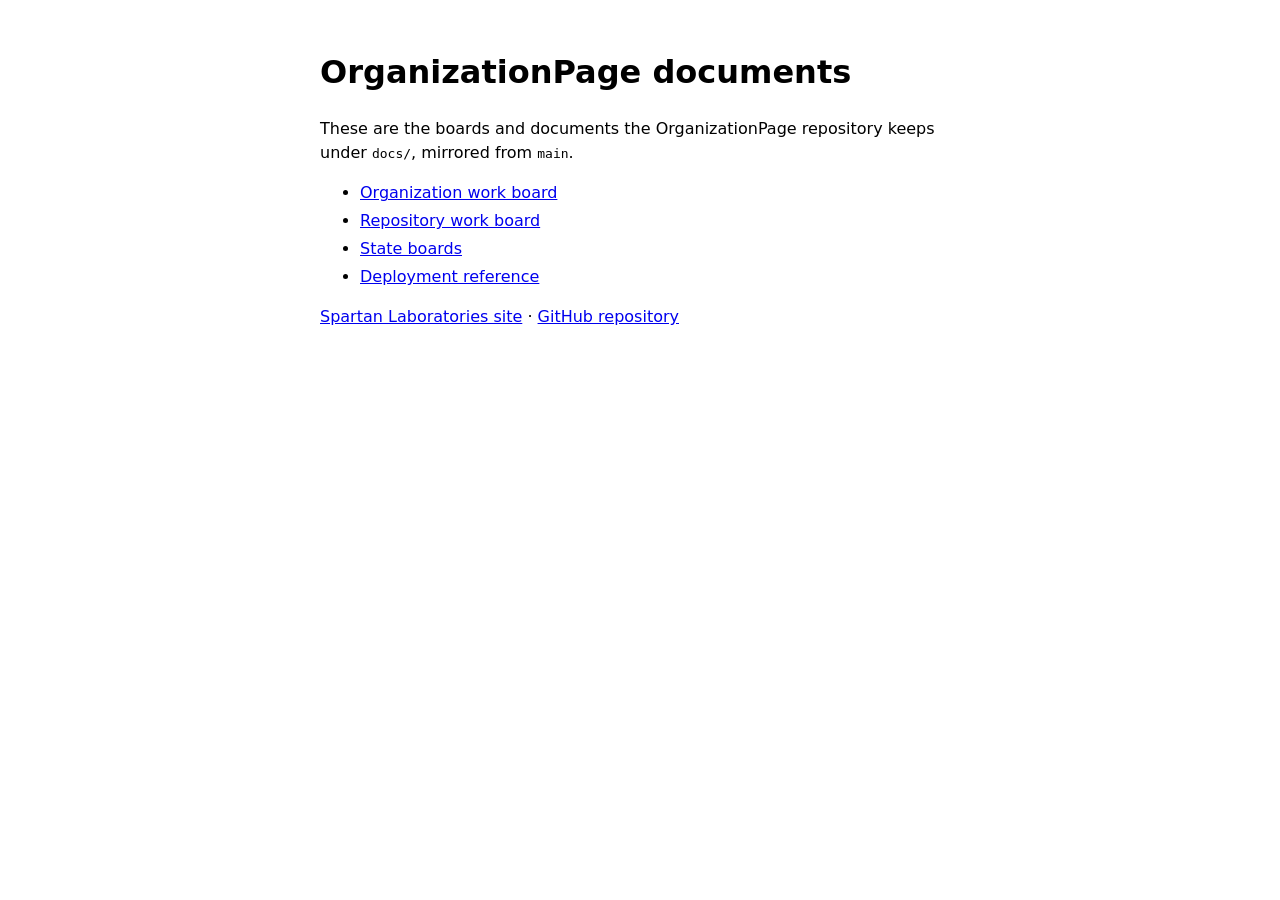
<file: docs/index.html>
<!DOCTYPE html>
<!-- Required: the deploy action refuses a docs/ folder with no index.html. See DEPLOYMENT.md. -->
<html lang="en">
<head>
  <meta charset="utf-8">
  <meta name="viewport" content="width=device-width, initial-scale=1">
  <title>OrganizationPage documents</title>
  <style>
    body { font-family: system-ui, sans-serif; max-width: 40rem; margin: 3rem auto; padding: 0 1rem; line-height: 1.5; }
    li { margin: 0.25rem 0; }
  </style>
</head>
<body>
  <h1>OrganizationPage documents</h1>
  <p>These are the boards and documents the OrganizationPage repository keeps under <code>docs/</code>, mirrored from <code>main</code>.</p>
  <ul>
    <li><a href="plans/org-work-board/">Organization work board</a></li>
    <li><a href="plans/">Repository work board</a></li>
    <li><a href="dashboards/">State boards</a></li>
    <li><a href="DEPLOYMENT.md">Deployment reference</a></li>
  </ul>
  <p>
    <a href="https://spartanlaboratories.org/">Spartan Laboratories site</a> &middot;
    <a href="https://github.com/SpartanLaboratories/OrganizationPage">GitHub repository</a>
  </p>
</body>
</html>
</file>
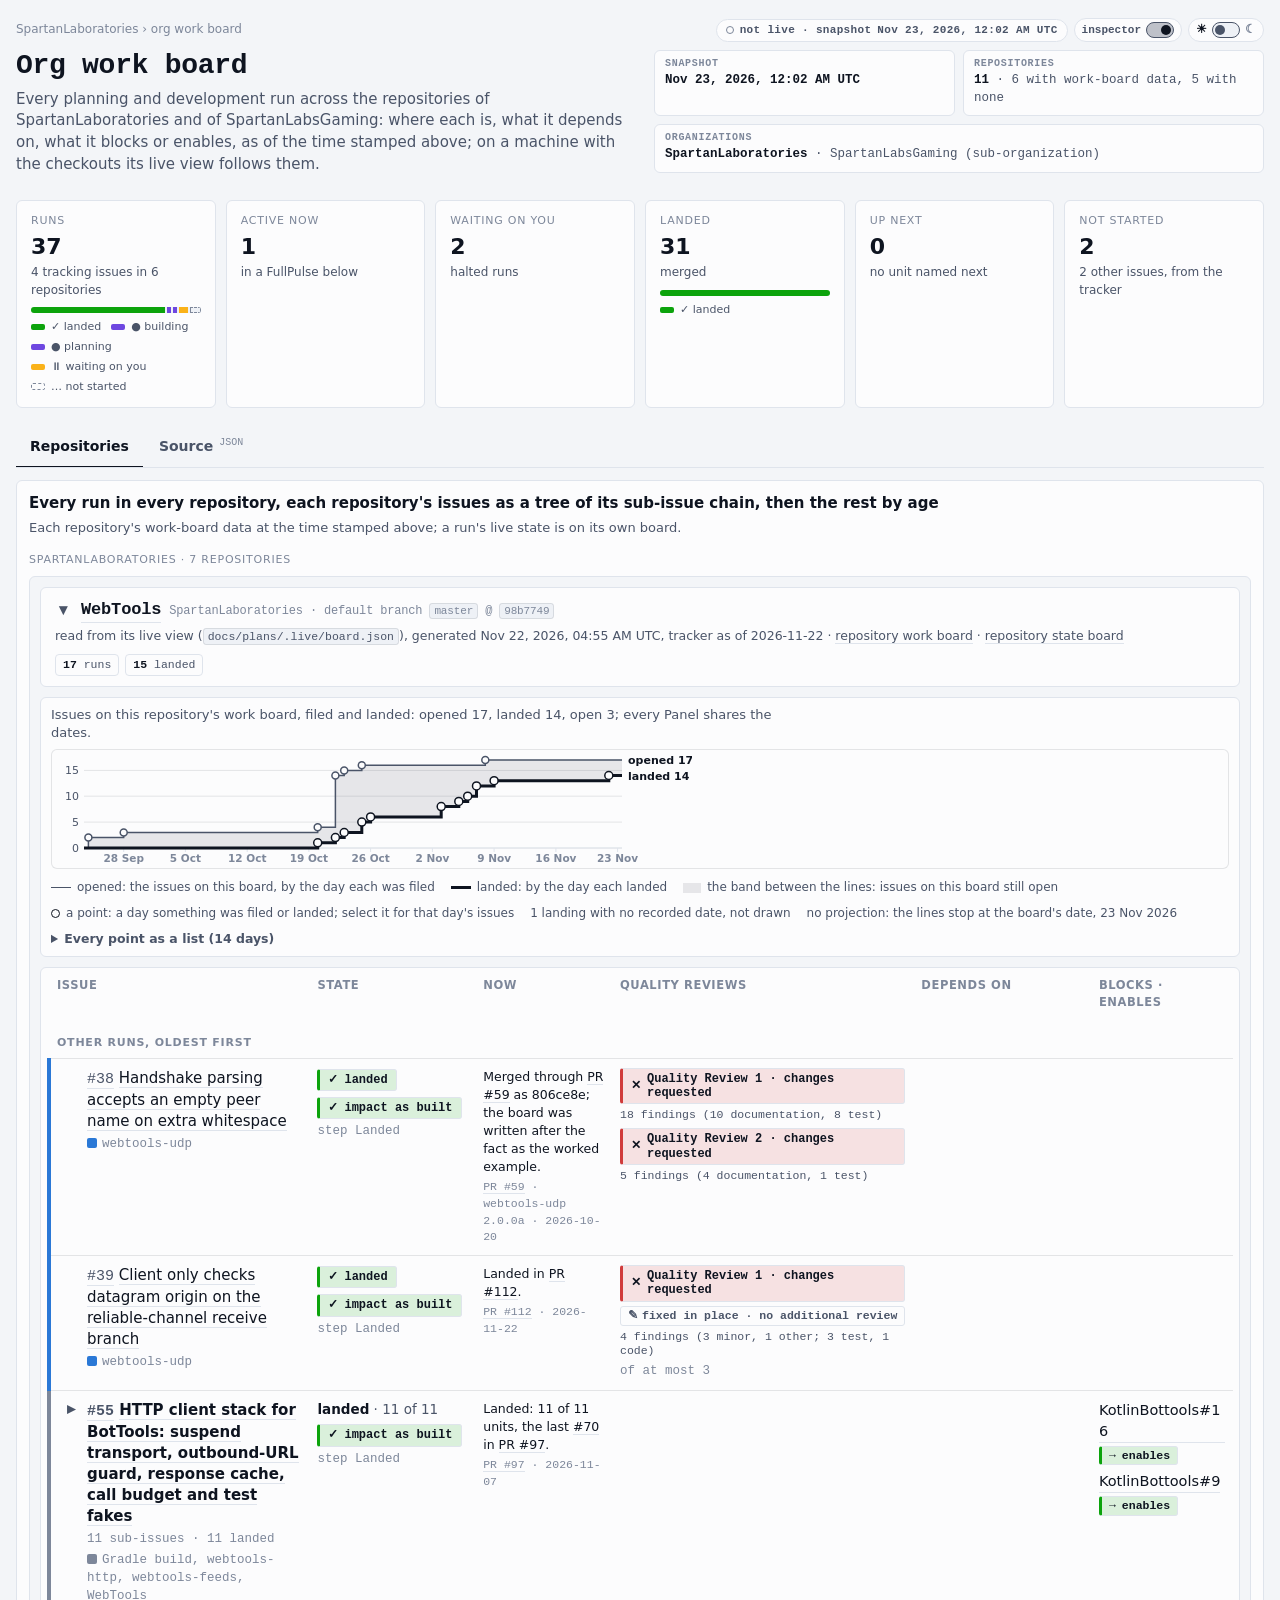
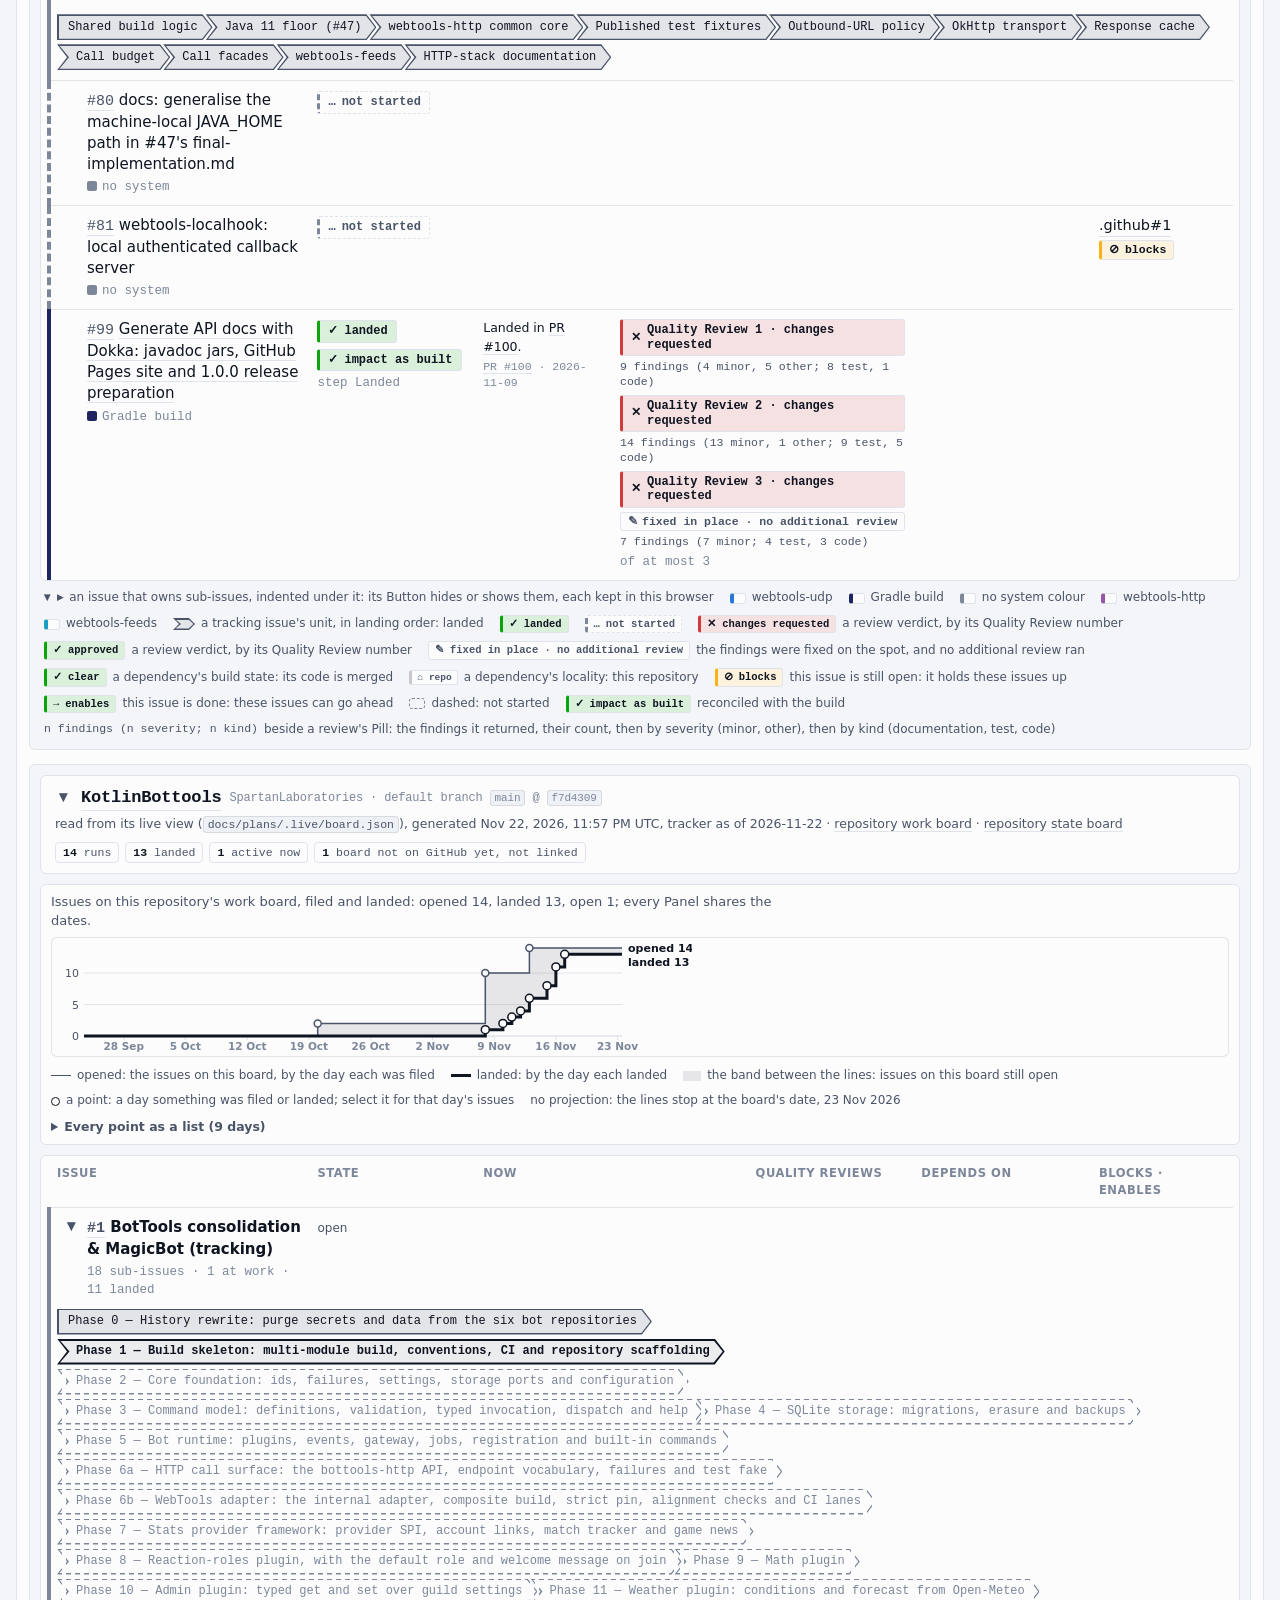
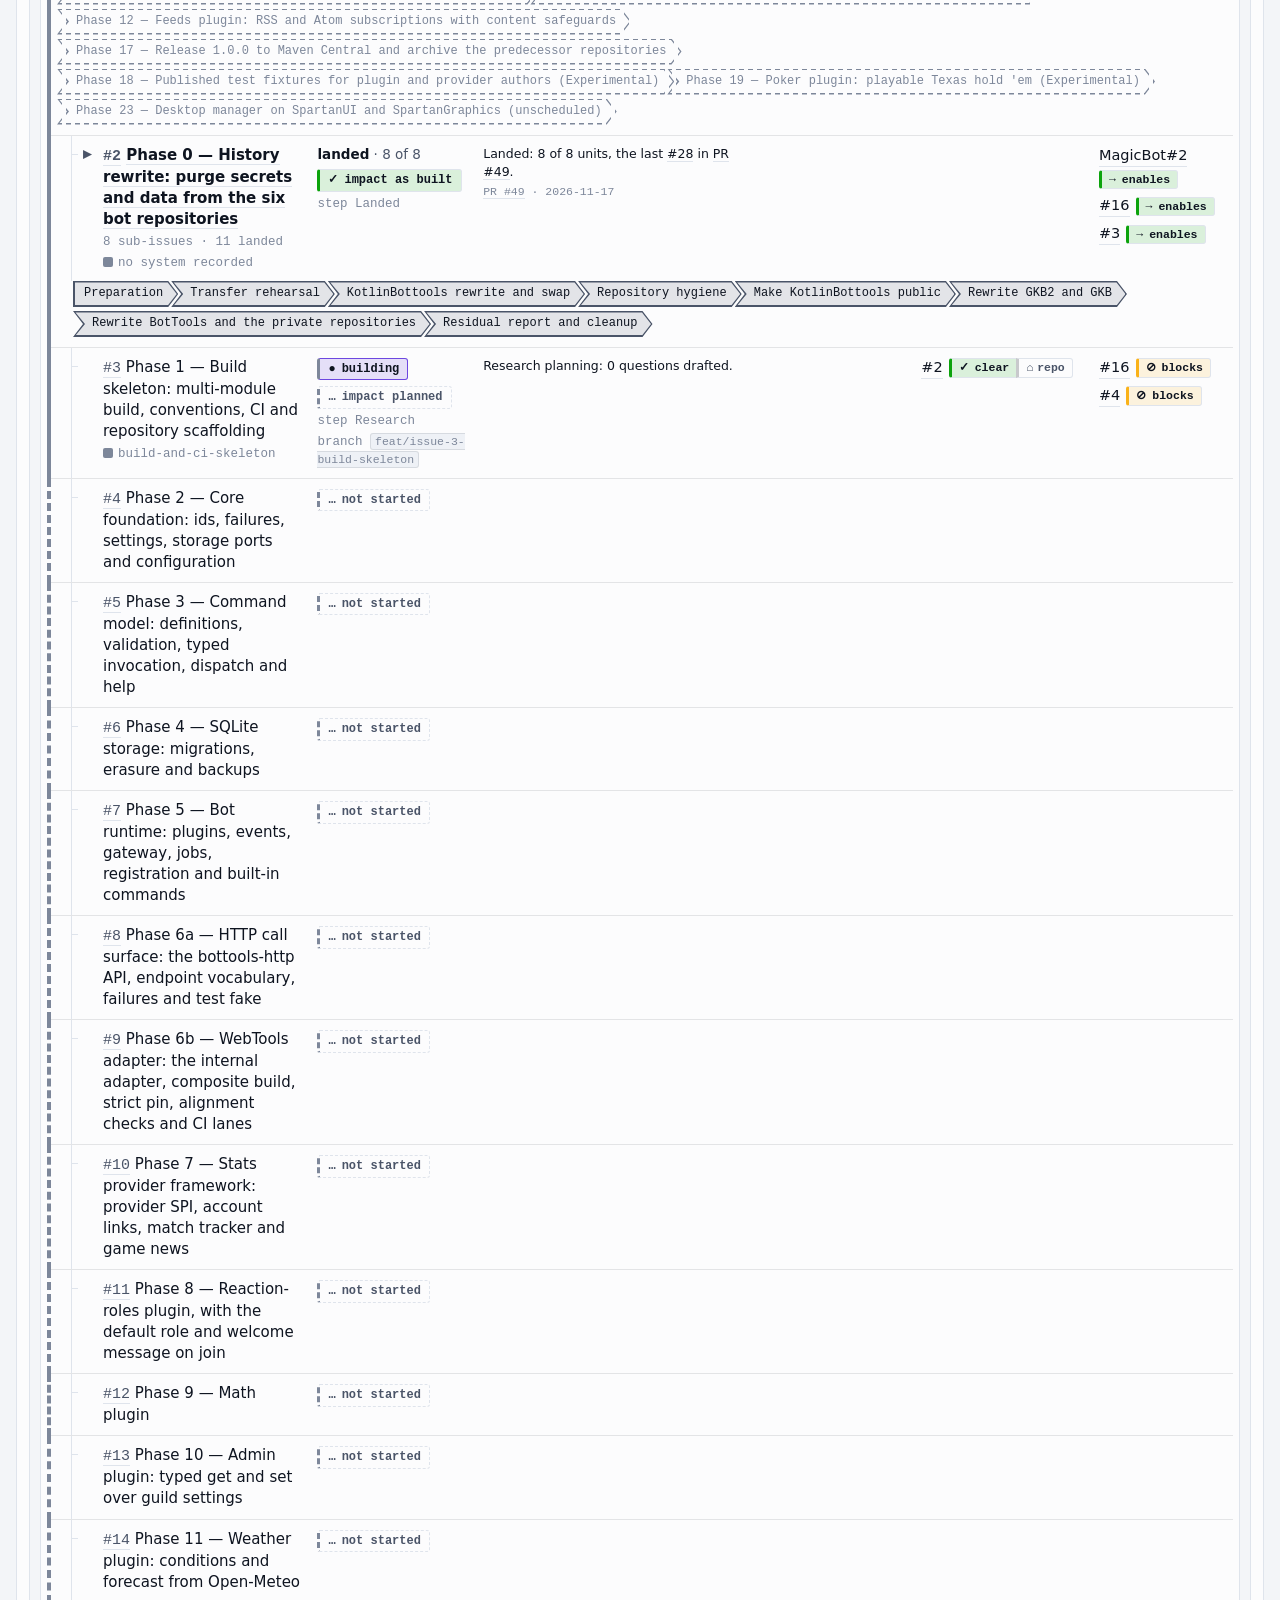
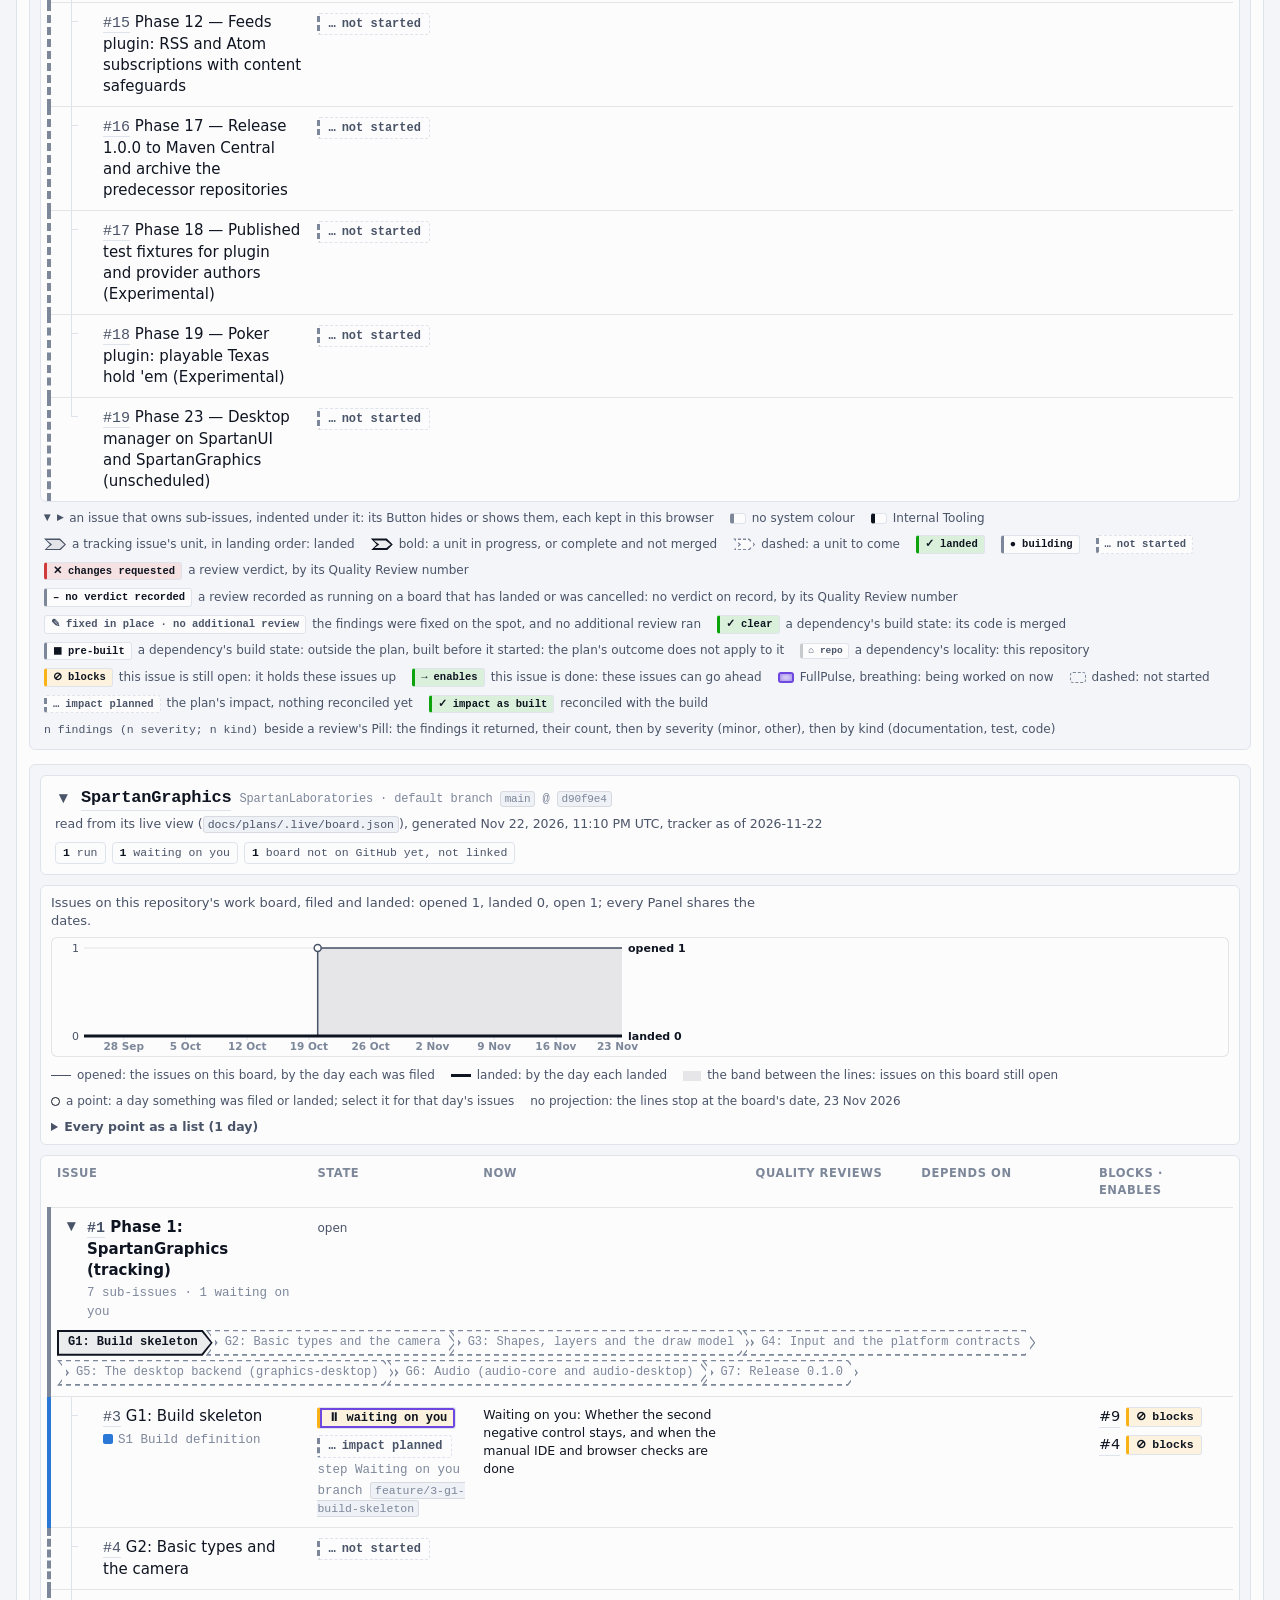
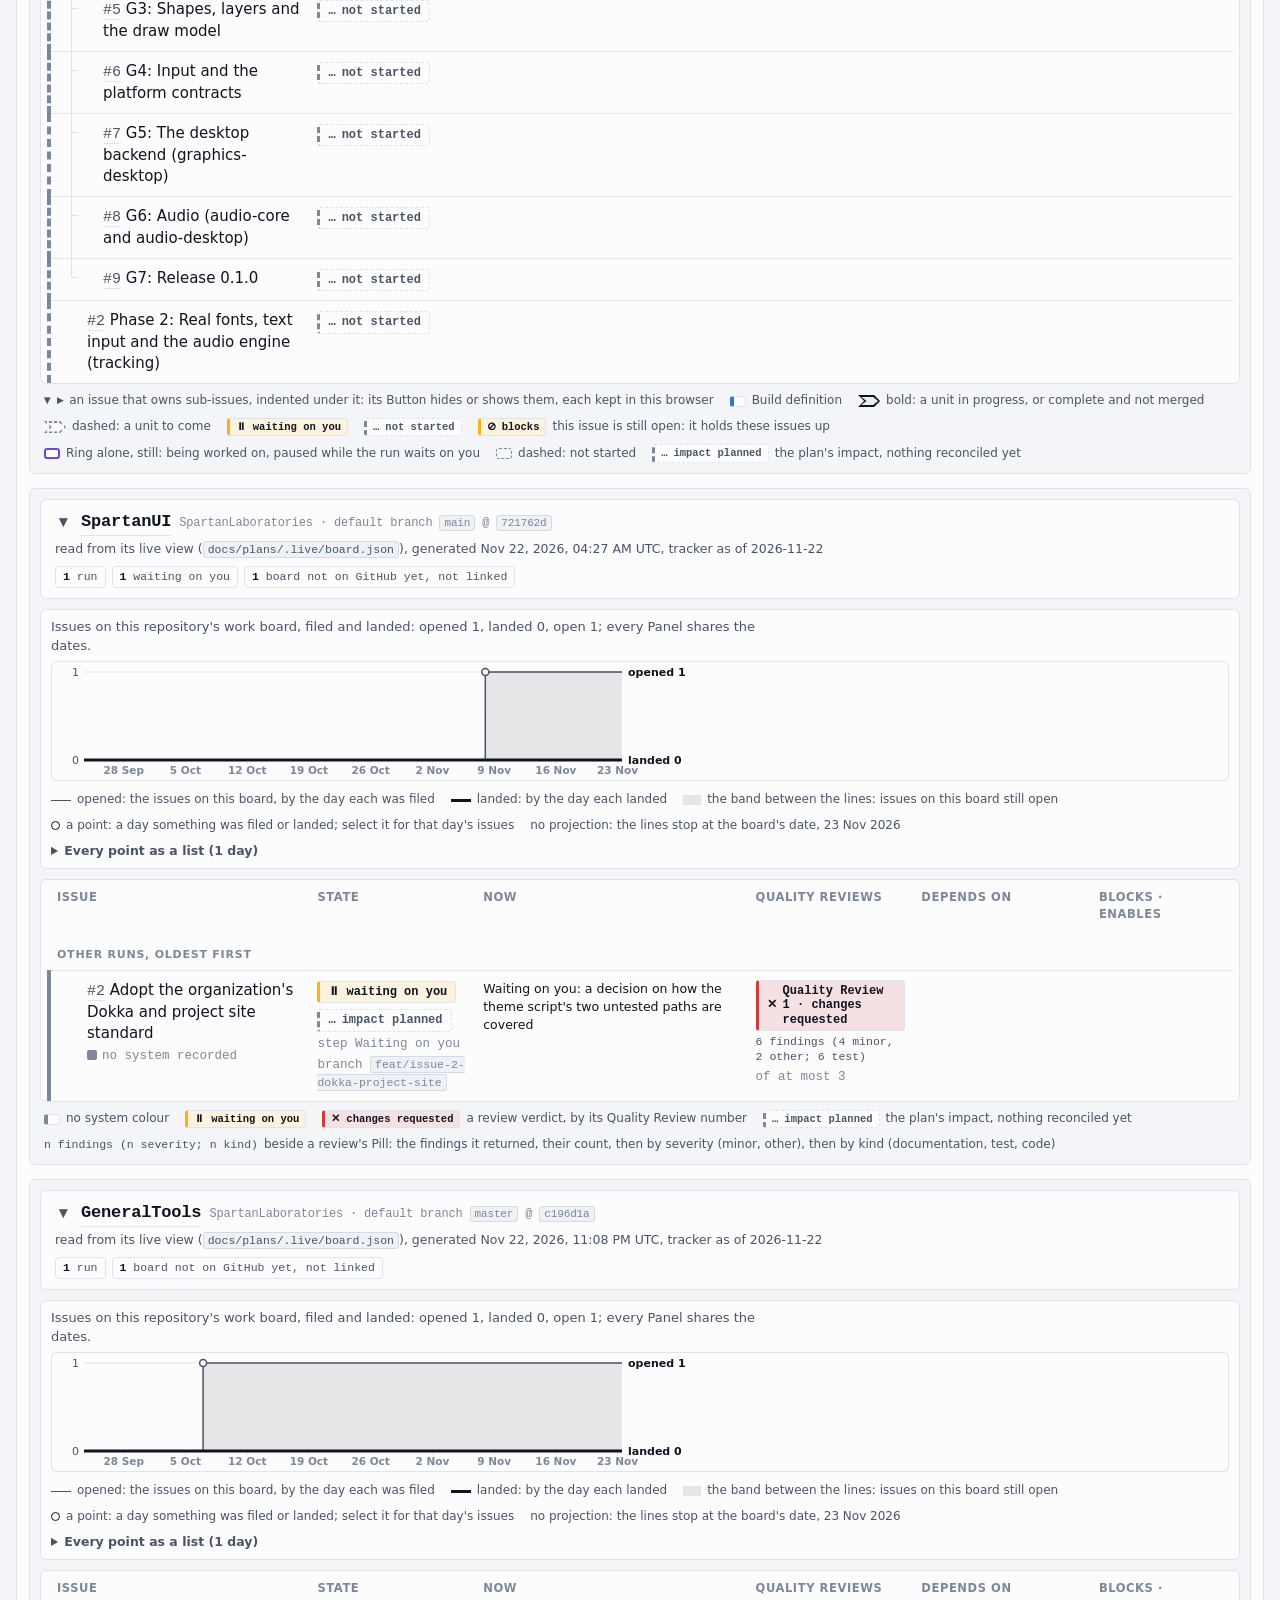
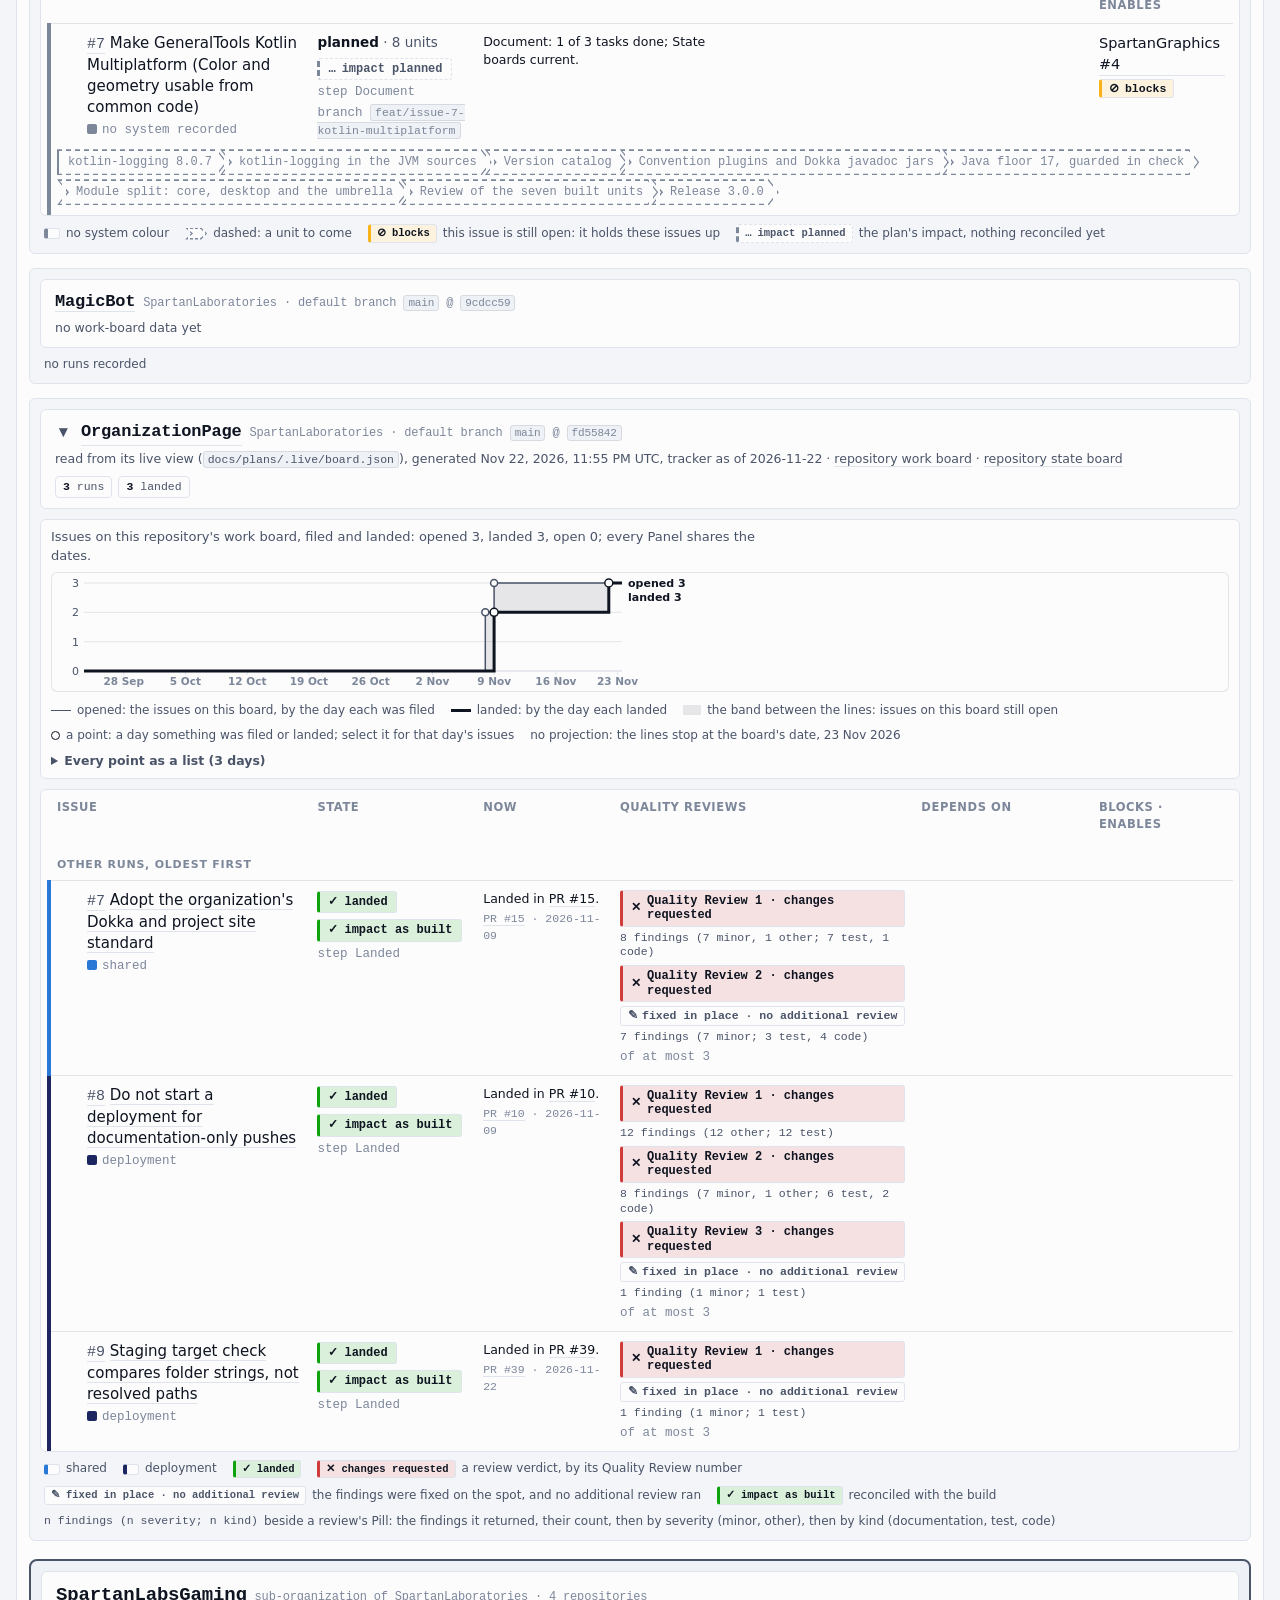
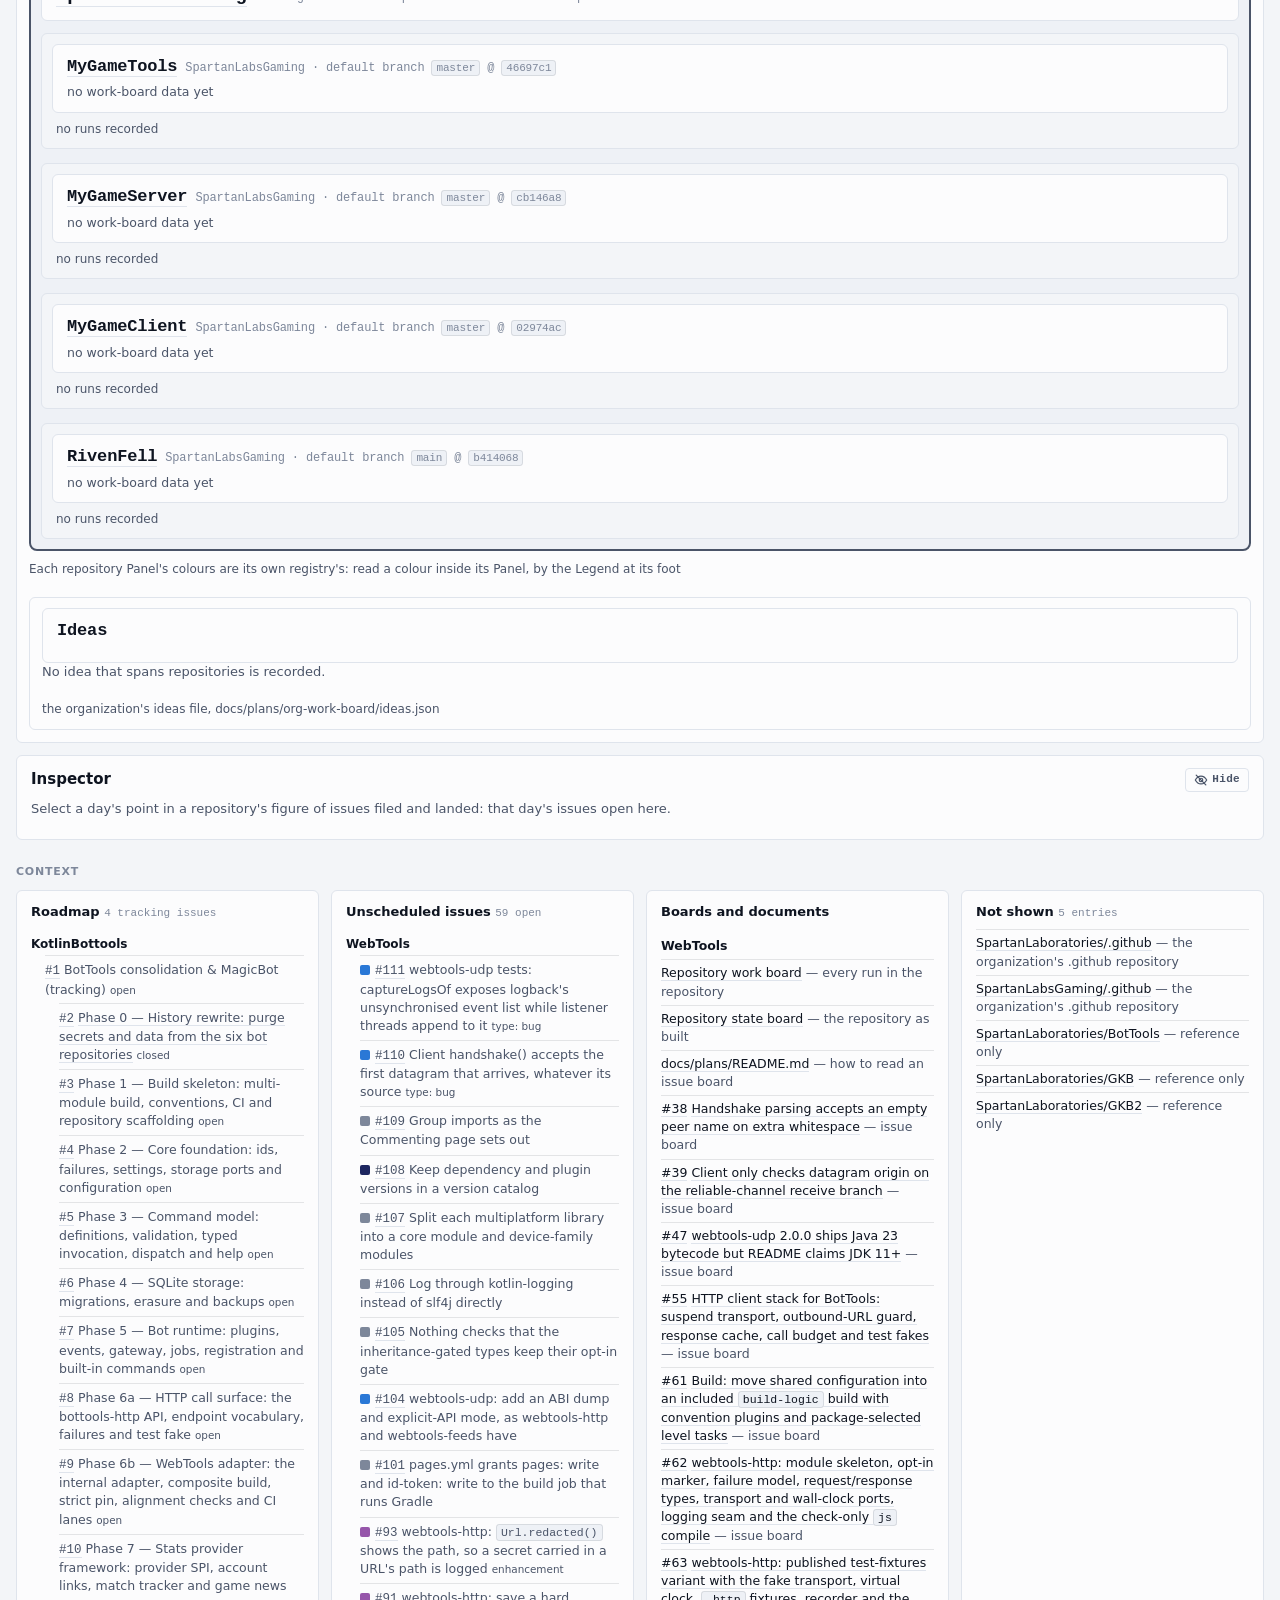
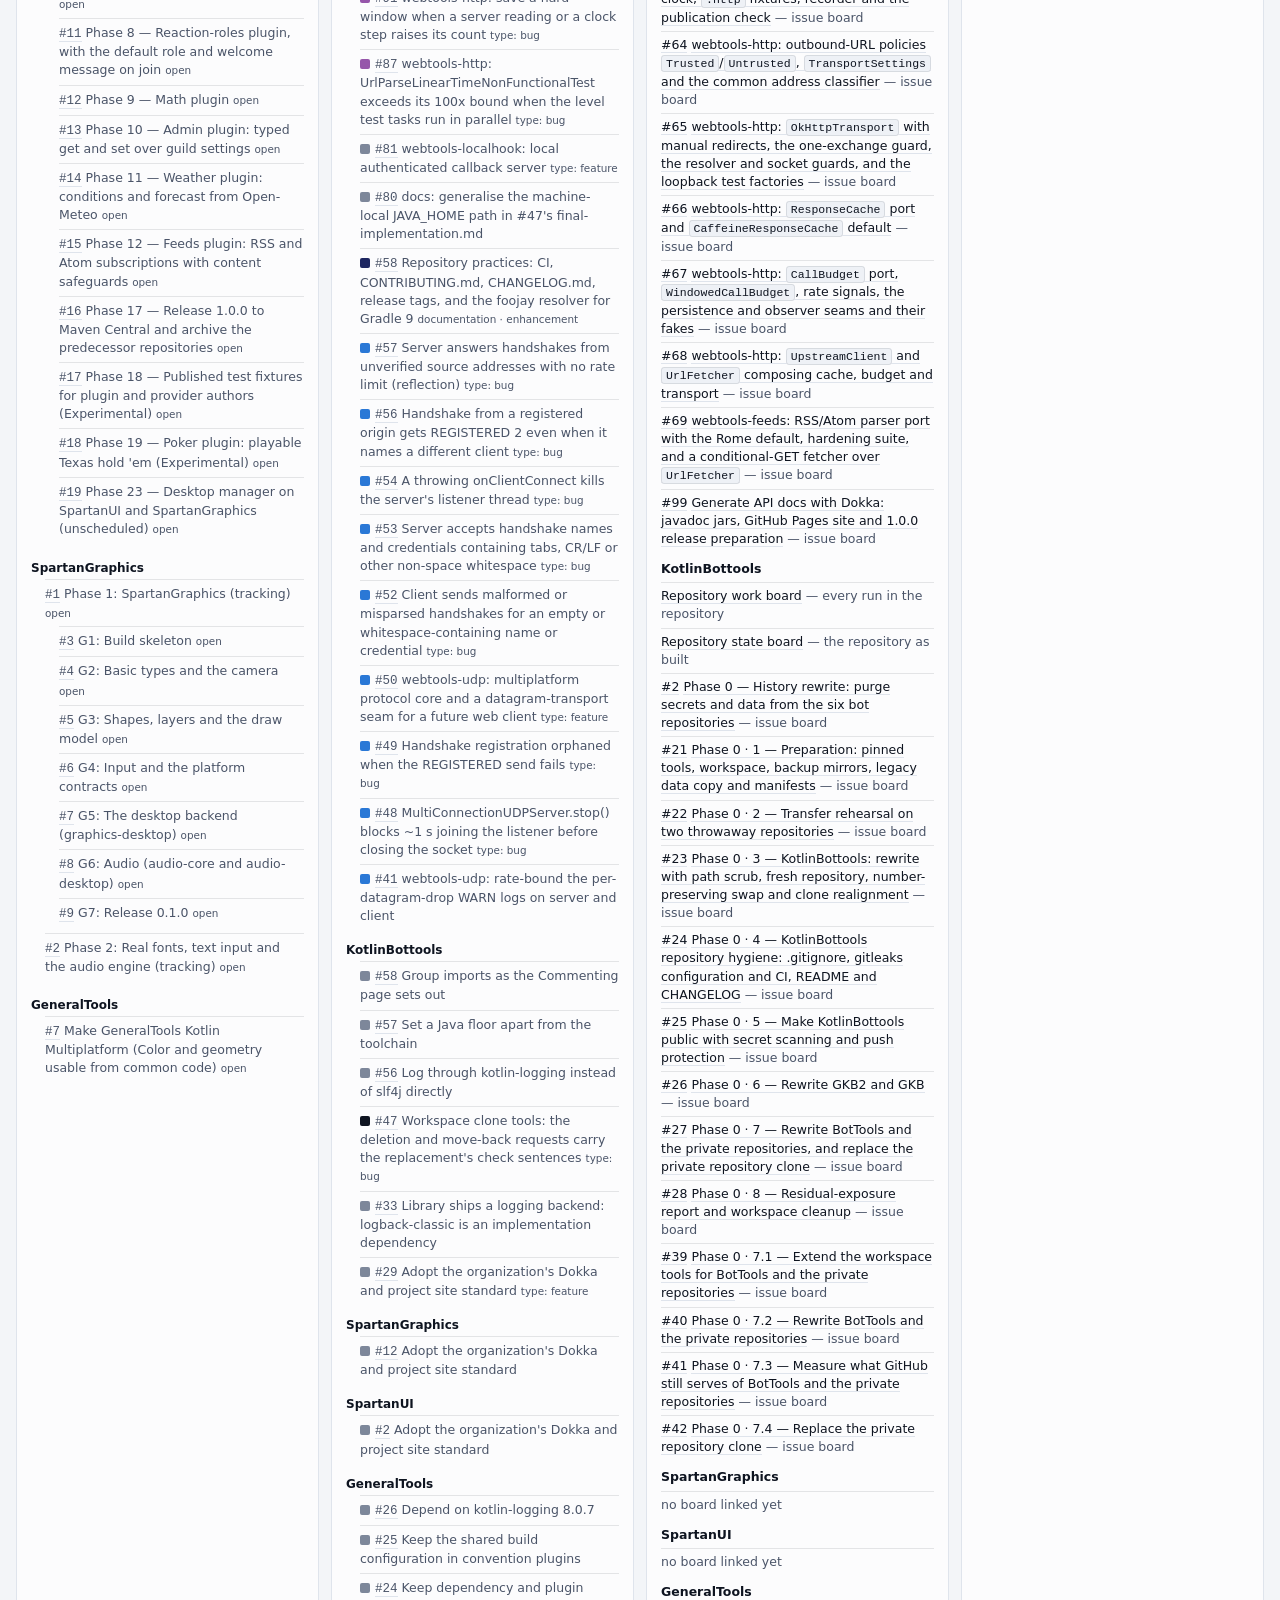
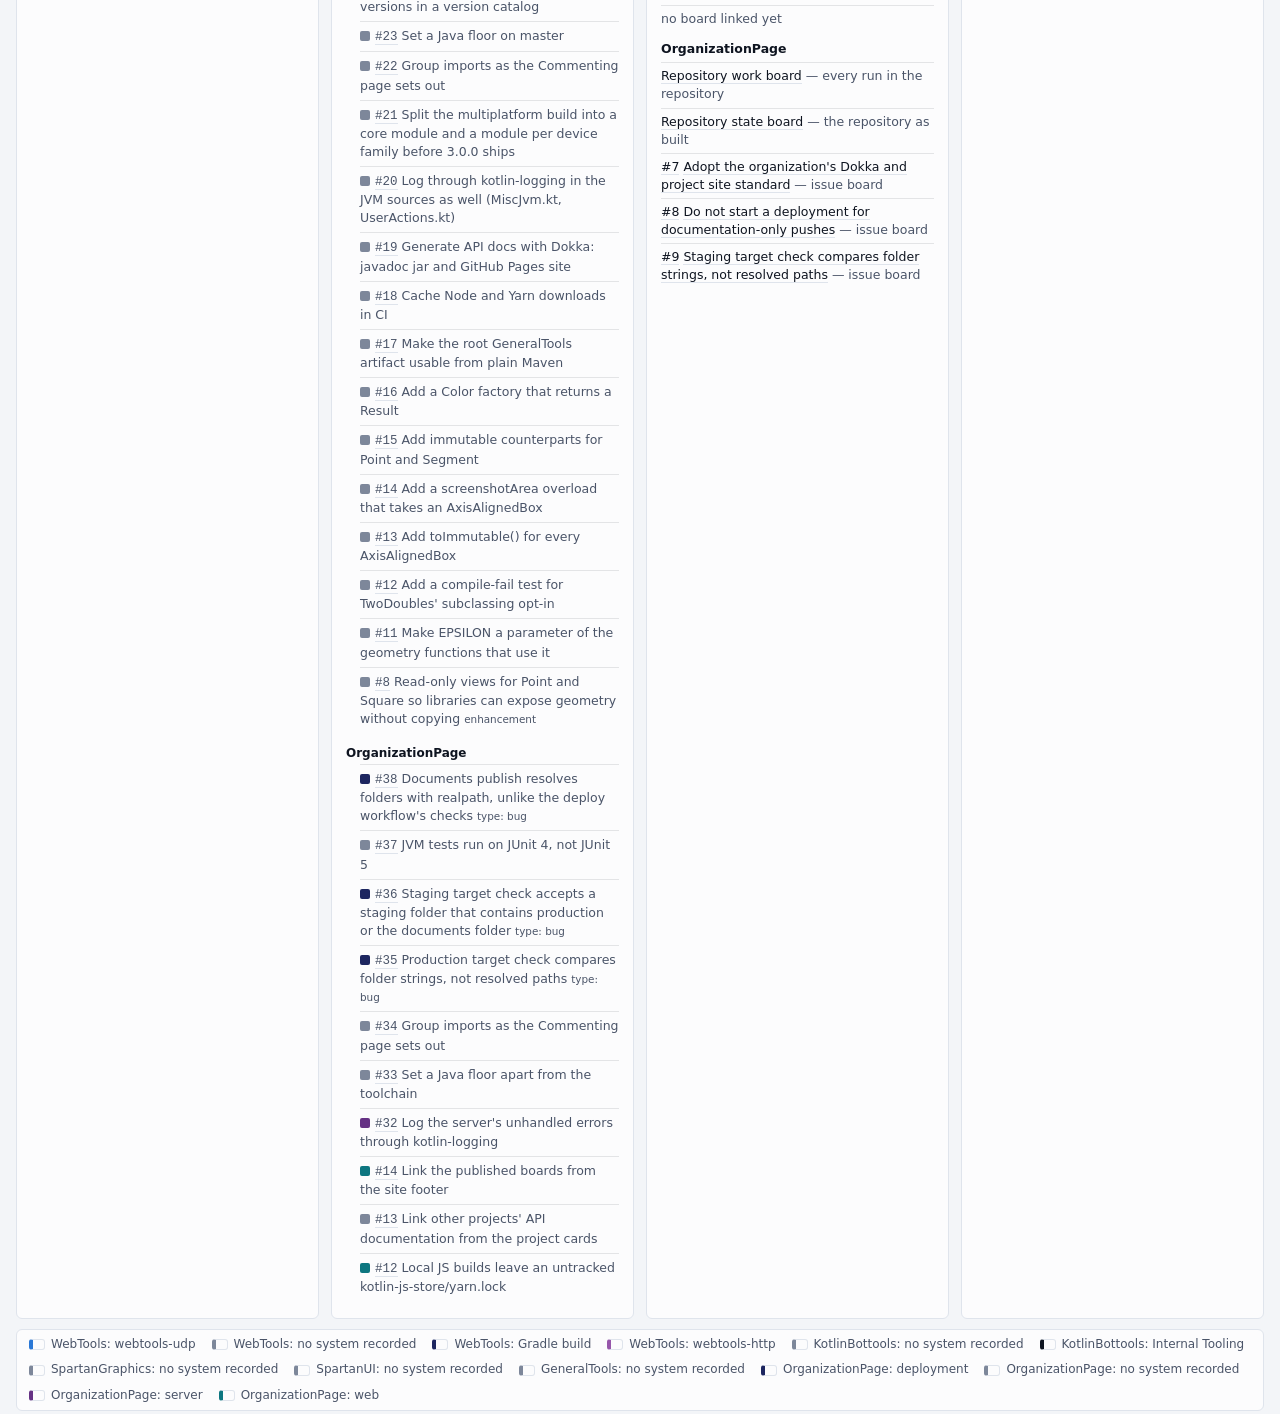
<file: docs/plans/org-work-board/index.html>
<!doctype html>
<html lang="en">
<head>
<meta charset="utf-8">
<meta name="viewport" content="width=device-width, initial-scale=1, viewport-fit=cover">
<meta name="dashboard" content="org-work-board">
<meta name="template" content="plan/template/org-board.html">
<title>Org work board</title>
<script>/* the theme switch's choice (GUIDANCE.md §1, Themes), applied before the first paint; none chosen: the system setting */try{var t=localStorage.getItem("dashboards-theme");if(t==="light"||t==="dark")document.documentElement.dataset.theme=t}catch(e){}</script>
<style>
/* The org work board (plan/RULES.md, the org work board; shared rules: GUIDANCE.md; based on plan/template/board.html, the repository work board, and its
   rules, plan/RULES.md §5). Every run in every repository of the organization at once: one repository Panel per repository, holding that
   repository's runs as its own repository work board draws them (one row per issue that has an issue board or is sized for a run on the tracker, grouped
   by tracking issue in landing order, then the rest by age, each tracking issue's units as a StepBar under its row) and its own Legend,
   then an organization Panel per sub-organization with its repository Panels inside; the parent organization has no container of its own.
   A template plus its data: board.json embedded verbatim below (plan/scripts/org-board.js). The committed board is a snapshot, regenerated at every landing in a repository on the board, read
   from each repository's work-board data (its live view where one exists, else its committed board.json); the live view on this machine (docs/plans/.live/org-work-board/)
   re-reads each sibling checkout's live data as it changes, so it never needs regenerating to follow a run. Never hand-edit a board.
   Colour plan as on every board: --sys-1..12 are the registry slots. On this board they are each repository's own slots, so a colour is read
   within its repository Panel, whose Legend names the systems it drew; status colours only beside a glyph and a word; the accent marks the
   runs being worked on now (a FullPulse: an accent Ring and an interior that breathe) and the next unit up (a still outer Ring and an UP NEXT
   tag); dashed = not started or no board yet. A row with no board takes its state from the tracker (plan/RULES.md §5, "Boardless rows").
   Links depend on where the board is opened (the links block in the script): opened from disk, a link opens the live file in the sibling
   checkout; on the website, the website's form of a link (one function, siteUrl()). */
:root{
  --bg:#f3f5f8; --surface:#fcfcfd; --surface-2:#eef1f6; --ink:#0e1420; --ink-2:#4a5468; --muted:#7d879a;
  --line:#dfe4ec; --hair:rgba(14,20,32,.10);
  --good:#0ca30c; --warning:#fab219; --serious:#ec835a; --critical:#d03b3b;
  --accent:#6d47e0; --on:#0e1420; --focus:#2a78d6; --link:#2a78d6;
  --sys-1:#2a78d6;--sys-2:#653184;--sys-3:#0d7680;--sys-4:#1d2660;--sys-5:#9656aa;--sys-6:#1a9ec7;--sys-7:#203d4b;--sys-8:#7700c7;--sys-9:#008a81;--sys-10:#7780f8;--sys-11:#271ea9;--sys-12:#09534e;
  --sans:system-ui,-apple-system,"Segoe UI",sans-serif;
  --mono:ui-monospace,"Cascadia Mono",Consolas,"SF Mono",monospace;
}
@media (prefers-color-scheme:dark){:root:not([data-theme="light"]){--bg:#10141b;--surface:#171c25;--surface-2:#1f2530;--ink:#eef1f6;--ink-2:#b8c0ce;--muted:#8a93a5;--line:#2a313d;--hair:rgba(255,255,255,.10);--accent:#a58bff;--on:#eef1f6;--focus:#3987e5;--link:#6aa6f0;--sys-1:#3987e5;--sys-2:#8a44d8;--sys-3:#1f8089;--sys-4:#b4bef5;--sys-5:#a86fb8;--sys-6:#31b5f4;--sys-7:#9ae2f4;--sys-8:#c790d0;--sys-9:#11978e;--sys-10:#245eff;--sys-11:#8365bd;--sys-12:#00c7ba;color-scheme:dark}}
:root[data-theme="dark"]{--bg:#10141b;--surface:#171c25;--surface-2:#1f2530;--ink:#eef1f6;--ink-2:#b8c0ce;--muted:#8a93a5;--line:#2a313d;--hair:rgba(255,255,255,.10);--accent:#a58bff;--on:#eef1f6;--focus:#3987e5;--link:#6aa6f0;--sys-1:#3987e5;--sys-2:#8a44d8;--sys-3:#1f8089;--sys-4:#b4bef5;--sys-5:#a86fb8;--sys-6:#31b5f4;--sys-7:#9ae2f4;--sys-8:#c790d0;--sys-9:#11978e;--sys-10:#245eff;--sys-11:#8365bd;--sys-12:#00c7ba;color-scheme:dark}
*{box-sizing:border-box}
body{margin:0;background:var(--bg);color:var(--ink);font:14px/1.45 var(--sans);padding-block:0 40px;padding-left:max(16px,env(safe-area-inset-left,0px));padding-right:max(16px,env(safe-area-inset-right,0px))}
.page{max-width:1280px;margin:0 auto}
/* wide desktop (16:9 screens): the board uses most of the window, as the issue boards do (GUIDANCE.md §6) */
@media (min-width:1500px){.page{max-width:min(2400px,100%)}}
a{color:inherit}
code{font-family:var(--mono);font-size:.92em;overflow-wrap:anywhere;background:var(--surface-2);border:1px solid var(--hair);padding:1px 4px;border-radius:3px}
/* the code label (GUIDANCE.md §12, "Code"; dashboards-skill/42): every inline code drawn as a label of its own,
   in both themes, at normal weight inside bold text; inside a chip, a pill, a tile, a badge or a tag (a label or a figure already: each
   class carries its type word, a tag's a whole part of the class, so .stage, .outage and .tags are not taken) it stays plain mono text */
:is(b,strong,.name,.nm,dt,th) code{font-weight:400}
:is([class*="chip"],[class*="pill"],[class*="tile"],[class*="badge"],[class*="tag-"],[class$="tag"],[class*="tag "]) code{background:none;border:0;padding:0;border-radius:0}
:focus-visible{outline:2px solid var(--focus);outline-offset:2px}
.crumbs{font-size:12px;color:var(--muted);padding-top:18px}
.crumbs a{text-decoration:none}
/* The header's tools, right of the breadcrumb: the live indicator (the committed board reads "not live · snapshot", the live view follows the
   checkouts) and the theme switch (GUIDANCE.md §1, Themes). The live dot is ink, never a status or accent colour. */
.topbar{display:flex;flex-wrap:wrap;align-items:center;justify-content:space-between;gap:6px 12px;padding-top:18px}
.topbar .crumbs{padding-top:0;min-width:0}
.tools{display:flex;flex-wrap:wrap;gap:6px;align-items:center;margin-left:auto}
.livechip{display:inline-flex;align-items:center;gap:6px;font:600 11px/1 var(--mono);letter-spacing:.03em;padding:5px 9px;border:1px solid var(--line);border-radius:12px;background:var(--surface);color:var(--ink-2);white-space:nowrap}
.livechip:empty{display:none}
.livechip .ld{width:8px;height:8px;border-radius:50%;background:var(--ink);flex:none}
.livechip.on{color:var(--ink);border-color:var(--ink-2)}
.livechip.on.fillpulse .ld{animation:livepulse 1.6s ease-in-out infinite}
.livechip.off .ld{background:none;border:1.5px solid var(--muted)}
.livechip.na .ld{background:var(--muted)}
.livechip a{color:inherit;text-decoration:none;border-bottom:1px solid var(--line)}
@keyframes livepulse{0%,100%{opacity:1}50%{opacity:.25}}
@media (prefers-reduced-motion:reduce){.livechip .ld{animation:none!important}}
/* The header's switches (GUIDANCE.md §12, "Switch"): a track with a knob that slides to the side of the state shown, a real toggle
   (role="switch", aria-checked) in the boards' neutrals, never the accent or a status colour. The theme switch's ends are ☀ light and
   ☾ night, its knob at the palette shown. The knob slides in a short transition, and jumps under reduced motion. */
.switch{appearance:none;display:inline-flex;align-items:center;gap:5px;font:600 11px/1 var(--mono);padding:3px 7px;border:1px solid var(--line);border-radius:12px;background:var(--surface);color:var(--ink-2);cursor:pointer;white-space:nowrap}
.switch:hover{color:var(--ink);border-color:var(--ink-2)}
.switch-track{position:relative;flex:none;width:28px;height:16px;border:1px solid var(--ink-2);border-radius:8px;background:var(--surface-2);transition:background-color .18s ease}
.switch-knob{position:absolute;top:2px;left:2px;width:10px;height:10px;border-radius:50%;background:var(--ink-2);transition:transform .18s ease}
.switch[aria-checked="true"] .switch-track{background:color-mix(in srgb,var(--ink-2) 35%,var(--surface))}
.switch[aria-checked="true"] .switch-knob{transform:translateX(12px);background:var(--ink)}
.switch-end{font-size:12px;color:var(--muted)}
.switch[aria-checked="false"] .switch-end.off,.switch[aria-checked="true"] .switch-end.on{color:var(--ink)}
@media (prefers-reduced-motion:reduce){.switch-track,.switch-knob{transition:none}}
h1{font-size:28px;margin:4px 0 2px;letter-spacing:-.01em;font-family:var(--mono)}
.function{color:var(--ink-2);margin:0 0 10px;max-width:78ch;font-size:15px}
.chips{display:flex;flex-wrap:wrap;gap:6px;margin:0 0 6px}
.chip{font:12px/1 var(--mono);padding:6px 8px;border:1px solid var(--line);border-radius:4px;background:var(--surface);color:var(--ink-2);max-width:100%;overflow-wrap:anywhere}
.chip b{color:var(--ink);font-weight:600}
/* The header's two halves (GUIDANCE.md §6, "The header"): from 940 px the intro (the title, the function) fills the left half and the
   tags stand in the right half beside it, each a small card with its label over its value, growing to fill its line, a long one across
   the half (.wide); under 940 px the two stack and the tags wrap as chips, the label before the value. The topbar (the breadcrumb, the
   live indicator, the theme switch) runs across the top. The same rules on every dashboard type. */
.chip .ck{font:700 10px/1.2 var(--mono);letter-spacing:.07em;text-transform:uppercase;color:var(--muted)}
@media (min-width:940px){
  header{display:grid;grid-template-columns:minmax(0,1fr) minmax(0,1fr);grid-template-rows:auto auto auto 1fr;column-gap:28px}
  header>.topbar{grid-column:1/-1;grid-row:1}
  header>h1{grid-column:1;grid-row:2}
  header>.function{grid-column:1;grid-row:3;max-width:none}
  header>.chips{grid-column:2;grid-row:2/-1;align-self:start;align-content:flex-start;gap:8px;margin:8px 0 6px}
  header>.chips>.chip{display:block;flex:1 1 190px;padding:7px 10px 8px;font-size:12.5px;line-height:1.4;border-radius:6px}
  header>.chips>.chip .ck{display:block;margin:0 0 2px}
  header>.chips>.chip.wide{flex-basis:100%}
}
.kpis{display:grid;grid-template-columns:repeat(auto-fit,minmax(150px,1fr));gap:10px;margin:14px 0 18px}
.kpi-tile{background:var(--surface);border:1px solid var(--line);border-radius:6px;padding:12px 14px;min-width:0}
.kpi-tile .l{font-size:11px;color:var(--muted);text-transform:uppercase;letter-spacing:.07em}
.kpi-tile .v{font-size:22px;font-weight:700;margin-top:2px;font-variant-numeric:tabular-nums}
.kpi-tile .s{font-size:12px;color:var(--ink-2);margin-top:2px}
/* A tile that counts states carries a segmented bar of them, its legend inside the tile (GUIDANCE.md §2, "Figures"): the Runs and the Landed
   tiles. A tile that counts one state (active, waiting, up next, not started) has nothing to segment and carries none. */
.kpi-tile .seg-bar{display:flex;height:6px;border-radius:3px;overflow:hidden;gap:2px;margin-top:8px;background:var(--surface-2)}
.kpi-tile .seg-bar i{display:block;height:100%;background:var(--ink-2)}
.seg-bar i.good{background:var(--good)}.seg-bar i.warning{background:var(--warning)}.seg-bar i.serious{background:var(--serious)}.seg-bar i.critical{background:var(--critical)}.seg-bar i.neutral{background:var(--muted)}.seg-bar i.accent{background:var(--accent)}
.seg-bar i.hollow{background:none!important;border:1.5px solid var(--good)}
.seg-bar i.pln{background:none!important;border:1.5px dashed var(--muted)}
.kpi-tile .legend{margin-top:6px;gap:4px 10px;font-size:11px}
.legend i.segk{width:14px;height:6px;border:0;border-radius:2px;background:var(--sc,var(--ink-2))}
.legend i.segk.good{--sc:var(--good)}.legend i.segk.warning{--sc:var(--warning)}.legend i.segk.serious{--sc:var(--serious)}.legend i.segk.critical{--sc:var(--critical)}.legend i.segk.neutral{--sc:var(--muted)}.legend i.segk.accent{--sc:var(--accent)}
.legend i.segk.hollow{background:none;border:1.5px solid var(--good);height:7px}
.legend i.segk.pln{background:none;border:1.5px dashed var(--muted);height:7px}
/* the Context's legend (GUIDANCE.md §2): the encodings its cards draw */
.context>.legend{background:var(--surface);border:1px solid var(--line);border-radius:6px;padding:6px 12px;margin-top:10px}
.tabs{display:flex;gap:2px;border-bottom:1px solid var(--line);margin-bottom:12px;overflow-x:auto;overflow-y:hidden}
.tab{appearance:none;border:0;background:none;color:var(--ink-2);font:inherit;font-weight:600;padding:10px 14px;border-bottom:2px solid transparent;margin-bottom:-1px;cursor:pointer;white-space:nowrap}
.tab[aria-selected="true"]{color:var(--ink);border-bottom-color:var(--ink)}
.tab.model::after{content:" JSON";font:10px var(--mono);color:var(--muted);vertical-align:super}
.view{background:var(--surface);border:1px solid var(--line);border-radius:6px;padding:12px;min-width:0}
.view h2{font-size:15px;margin:0 0 4px}
.lede{font-size:13px;color:var(--ink-2);margin:0 0 10px;max-width:90ch}
.legend{display:flex;flex-wrap:wrap;gap:8px 16px;margin:10px 0 0;font-size:12px;color:var(--ink-2)}
.legend span{display:inline-flex;align-items:center;gap:6px}
.legend i{display:inline-block;width:16px;height:11px;border-radius:3px;border:1.5px solid var(--ink-2);background:var(--surface);flex:none}
.legend i.sbar{border-color:var(--line);border-left:4px solid var(--c)}
.legend i.pln{border-style:dashed;background:none;border-color:var(--muted)}
.legend i.gl{border:2px solid var(--accent);background:color-mix(in srgb,var(--accent) 14%,var(--surface));box-shadow:inset 0 0 4px 1px color-mix(in srgb,var(--accent) 60%,transparent)}
.legend i.nx{border-color:color-mix(in srgb,var(--accent) 70%,transparent);box-shadow:0 0 6px 2px color-mix(in srgb,var(--accent) 35%,transparent)}
.verdict-pill{--sc:var(--muted);display:inline-flex;align-items:center;gap:5px;font:600 10.5px/1.2 var(--mono);padding:2px 6px;border-radius:3px;border:1px solid var(--line);border-left:3px solid var(--sc);background:color-mix(in srgb,var(--sc) 14%,var(--surface));color:var(--ink);white-space:nowrap}
.verdict-pill i,.legend .verdict-pill i{font-style:normal;font-weight:700;display:inline;width:auto;height:auto;border:0;border-radius:0;background:none;box-shadow:none}
/* a tracking issue's chain (plan/RULES.md §3, "The chain's progress"): the summary in its state cell, and its units as a StepBar on a row
   of its own under it, across the table (dashboards-skill/54; a board.json written before the bar's units: the bar from its unit rows) */
.chainsum{font-size:12px;color:var(--ink-2);line-height:1.4;min-width:0;overflow-wrap:anywhere}
.chainsum b{color:var(--ink)}
.chainsum a{text-decoration:none;border-bottom:1px solid var(--line)}
/* The StepBar (nomenclature/ui.md, StepBar; dashboards-skill/54): the steps of a sequence in order, each a chevron with its name inside,
   done, current or to come. An ordered list, the current step aria-current="step", each step's state said in words to a screen reader
   (.sb-st). It stands on a line of its own and wraps inside itself at phone width, never widening the board; a long name wraps inside its
   chevron. Done: solid, the strong neutral with a faint wash; current: solid, in ink and bold; to come: dashed and muted. Each chevron is
   its list item clipped to the shape, its edge (::before) and its fill (::after) layered inside it, so a dashed edge and a mark follow the
   chevron; each nests into the notch of the next. The same rules on every dashboard type that draws one. */
.stepbar{list-style:none;margin:6px 0 2px;padding:0 0 0 7px;display:flex;flex-wrap:wrap;gap:4px 0;min-width:0;max-width:100%}
.stepbar>li{--sb-edge:var(--ink-2);--sb-fill:color-mix(in srgb,var(--ink-2) 14%,var(--surface));--sb-w:1.5px;position:relative;z-index:0;display:flex;align-items:center;min-width:0;max-width:calc(100% + 7px);min-height:26px;margin-left:-7px;padding:4px 15px 4px 19px;font:11.5px/1.25 var(--mono);color:var(--ink);overflow-wrap:anywhere;clip-path:polygon(0 0,calc(100% - 10px) 0,100% 50%,calc(100% - 10px) 100%,0 100%,10px 50%)}
.stepbar>li:first-child{padding-left:11px;clip-path:polygon(0 0,calc(100% - 10px) 0,100% 50%,calc(100% - 10px) 100%,0 100%)}
.stepbar>li::before,.stepbar>li::after{content:"";position:absolute;inset:0;z-index:-2;background:var(--sb-edge)}
.stepbar>li::after{z-index:-1;inset:var(--sb-w);background:var(--sb-fill);clip-path:polygon(1px 0,calc(100% - 9px) 0,100% 50%,calc(100% - 9px) 100%,1px 100%,10.5px 50%)}
.stepbar>li:first-child::after{clip-path:polygon(0 0,calc(100% - 9px) 0,100% 50%,calc(100% - 9px) 100%,0 100%)}
.stepbar>li.cur{--sb-edge:var(--ink);--sb-fill:color-mix(in srgb,var(--ink) 7%,var(--surface));--sb-w:2px;font-weight:700}
.stepbar>li.todo{--sb-edge:repeating-linear-gradient(90deg,var(--muted) 0 5px,transparent 5px 9px);--sb-fill:var(--surface);color:var(--muted)}
.stepbar .sb-st{position:absolute;width:1px;height:1px;overflow:hidden;clip-path:inset(50%);white-space:nowrap}
.legend i.sbk{position:relative;z-index:0;width:22px;height:12px;border:0;border-radius:0;background:none;--sb-edge:var(--ink-2);--sb-fill:color-mix(in srgb,var(--ink-2) 14%,var(--surface));--sb-w:1.5px;clip-path:polygon(0 0,calc(100% - 6px) 0,100% 50%,calc(100% - 6px) 100%,0 100%,6px 50%)}
.legend i.sbk::before,.legend i.sbk::after{content:"";position:absolute;inset:0;z-index:-2;background:var(--sb-edge)}
.legend i.sbk::after{z-index:-1;inset:var(--sb-w);background:var(--sb-fill);clip-path:polygon(1px 0,calc(100% - 5px) 0,100% 50%,calc(100% - 5px) 100%,1px 100%,6.5px 50%)}
.legend i.sbk.cur{--sb-edge:var(--ink);--sb-fill:color-mix(in srgb,var(--ink) 7%,var(--surface));--sb-w:2px}
.legend i.sbk.todo{--sb-edge:repeating-linear-gradient(90deg,var(--muted) 0 3px,transparent 3px 5px);--sb-fill:var(--surface)}
.tbl tr.chainrow>td{border-top:0;padding:0 6px 10px;border-left:4px solid var(--c,var(--muted))}
.tbl tr.chainrow .stepbar{margin:0}
.tbl .stepbar>li{font-size:12px}
.verdict-pill.good{--sc:var(--good)}.verdict-pill.warning{--sc:var(--warning)}.verdict-pill.serious{--sc:var(--serious)}.verdict-pill.critical{--sc:var(--critical)}
.verdict-pill.neutral,.verdict-pill.hollow{background:var(--surface)}
/* Depends on, and Blocks · enables (plan/RULES.md §5; dashboards-skill/30): each issue with a small pill of its state, glyph and word */
.deps{display:flex;flex-direction:column;gap:3px;align-items:flex-start}
.dep-item{display:inline-flex;flex-wrap:wrap;align-items:center;gap:2px 5px;min-width:0}
.dep-item .verdict-pill{font-size:9.5px;padding:1px 5px}
/* one pill per dependency, two parts: its build state (a status pill) and its locality (a neutral ramp, faintest near, full ink far) */
.dep-pill{display:inline-flex;align-items:stretch;border-radius:3px;white-space:nowrap}
.dep-pill>.verdict-pill{border-top-right-radius:0;border-bottom-right-radius:0}
.loc{--lc:var(--muted);display:inline-flex;align-items:center;gap:4px;font:600 9.5px/1.2 var(--mono);padding:1px 5px;border:1px solid var(--line);border-left:3px solid var(--lc);border-radius:3px;background:var(--surface);color:var(--ink-2);white-space:nowrap}
.dep-pill>.verdict-pill+.loc{border-left-width:3px;border-top-left-radius:0;border-bottom-left-radius:0;margin-left:-1px}
.loc i{font-style:normal;font-weight:700}
.loc.l1{--lc:color-mix(in srgb,var(--ink) 22%,var(--surface))}.loc.l2{--lc:color-mix(in srgb,var(--ink) 45%,var(--surface))}.loc.l3{--lc:color-mix(in srgb,var(--ink) 70%,var(--surface))}.loc.l4{--lc:var(--ink)}
.legend .loc i,.legend .dep-pill i{display:inline;width:auto;height:auto;border:0;background:none;box-shadow:none}
.verdict-pill.dashed{border-style:dashed;color:var(--ink-2)}
.sw{display:inline-block;width:10px;height:10px;border-radius:2px;background:var(--c,var(--muted));flex:none;vertical-align:-1px;margin-right:5px}
/* In progress (GUIDANCE.md §1): a FullPulse (.fullpulse), a solid accent Ring with an interior that breathes, over an accent wash. With
   reduced motion it holds still at its middle strength. Up next: a still outer Ring (.upnext-ring), with the UP NEXT tag beside it. */
@keyframes fullpulse{0%,100%{box-shadow:inset 0 0 0 2px var(--accent),inset 0 0 3px 1px color-mix(in srgb,var(--accent) 35%,transparent)}50%{box-shadow:inset 0 0 0 2px var(--accent),inset 0 0 9px 3px color-mix(in srgb,var(--accent) 65%,transparent)}}
.verdict-pill.fullpulse,.fullpulse{animation:fullpulse 2s ease-in-out infinite;background:color-mix(in srgb,var(--accent) 16%,var(--surface));border-color:var(--accent);border-left-color:var(--sc,var(--accent))}
@media (prefers-reduced-motion:reduce){.verdict-pill.fullpulse,.fullpulse{animation:none!important;box-shadow:inset 0 0 0 2px var(--accent),inset 0 0 6px 2px color-mix(in srgb,var(--accent) 50%,transparent)}}
/* A run that waits on you, halted or escalated, keeps its in-progress mark stopped to the Ring alone (GUIDANCE.md §1): still. */
.verdict-pill.held{box-shadow:inset 0 0 0 2px var(--accent)}
.legend i.hold{border:2px solid var(--accent)}
.upnext-ring{box-shadow:0 0 0 1.5px color-mix(in srgb,var(--accent) 70%,transparent),0 0 9px 2px color-mix(in srgb,var(--accent) 30%,transparent)}
.tag-next{display:inline-block;font:700 9.5px/1 var(--mono);letter-spacing:.08em;padding:3px 5px;border-radius:3px;border:1px solid var(--accent);color:var(--accent);background:var(--surface);white-space:nowrap;vertical-align:1px}
.tags{display:flex;flex-wrap:wrap;gap:4px 6px;align-items:center;margin-top:4px}
.scroll{overflow-x:auto}
.tbl{width:100%;border-collapse:collapse;font-size:12.5px;min-width:900px}
.tbl th,.tbl td{text-align:left;padding:7px 6px;border-top:1px solid var(--hair);vertical-align:top}
.tbl td{overflow-wrap:anywhere}
.tbl th{font-size:10.5px;color:var(--muted);text-transform:uppercase;letter-spacing:.05em;border-top:0}
.tbl tr.run>:first-child{border-left:4px solid var(--c,var(--muted))}
/* the columns' shares (dashboards-skill/30: no branch or board column; the issue's title is its board's link, the branch is in the state) */
.tbl thead th:nth-child(1){width:22%}.tbl thead th:nth-child(2){width:14%}.tbl thead th:nth-child(4){width:14%}.tbl thead th:nth-child(5){width:15%}.tbl thead th:nth-child(6){width:12%}
.tbl tr.run.nob>:first-child{border-left-style:dashed}
.tbl tr.grp th{padding-top:16px;font:700 11px var(--sans);color:var(--muted);letter-spacing:.07em;text-transform:uppercase}
.tbl tr.grp th a{text-decoration:none;border-bottom:1px solid var(--line);text-transform:none;letter-spacing:0;font-family:var(--mono);font-weight:400}
.tbl .t{color:var(--ink)}
.tbl tr.grp th a+a{font:inherit;text-transform:inherit;letter-spacing:inherit;color:inherit}
.tbl .sub{font-size:11.5px;color:var(--muted);margin-top:2px;font-family:var(--mono)}
.tbl a{text-decoration:none;border-bottom:1px solid var(--line)}
.tbl small{color:var(--ink-2)}
/* The runs table's content, larger (dashboards-skill/31): every column but Now (the issue, the state with its branch, the qa
   passes, Depends on, Blocks · enables), with their pills, scaled up to read comfortably and fill the room; Now keeps its size.
   Under 880 px each run is a card of its cells, each labelled, so the board never scrolls sideways and nothing scrolls inside the table. */
.tbl{font-size:14.5px;min-width:1000px}
.tbl th,.tbl td{padding:9px 8px}
.tbl th{font-size:11.5px}
.tbl .t{font-size:15px;line-height:1.4}
.tbl .sub{font-size:12.5px;margin-top:3px}
.tbl small{font-size:12px}
.tbl .verdict-pill{font-size:12px;padding:3px 8px;gap:6px}
.tbl .dep-item .verdict-pill,.tbl .loc{font-size:11.5px;padding:2px 7px}
.tbl .dep-item{gap:3px 6px}
.tbl .deps{gap:6px}
.tbl .tags{gap:5px 7px;margin-top:6px}
.tbl .tag-next{font-size:11px;padding:4px 6px}
.tbl .chainsum{font-size:13.5px}
.tbl td:nth-child(3){font-size:12.5px}
.tbl td:nth-child(3) .sub{font-size:11.5px}
.tbl td:nth-child(3) small{font-size:inherit}
@media (min-width:1500px){.tbl{font-size:15px}.tbl .t{font-size:15.5px}.tbl .verdict-pill{font-size:12.5px}.tbl .dep-item .verdict-pill,.tbl .loc{font-size:12px}.tbl .qamark{font-size:12px}.tbl .chainsum{font-size:14px}}
@media (max-width:879.98px){
  .tbl{min-width:0}
  .tbl,.tbl tbody,.tbl tr.grp,.tbl tr.grp th{display:block}
  .tbl thead{display:none}
  .tbl tr.grp th{padding:16px 6px 6px}
  .tbl tr.run{display:grid;grid-template-columns:minmax(0,1fr);border-top:1px solid var(--line);border-left:4px solid var(--c,var(--muted));padding:4px 0 6px}
  .tbl tr.run.nob{border-left-style:dashed}
  .tbl tr.run>:first-child{border-left:0}
  .tbl tr.run>td{display:block;border-top:0;padding:5px 10px;min-width:0}
  .tbl tr.run>td:empty{display:none}
  .tbl tr.run>td:nth-child(2){order:1}.tbl tr.run>td:nth-child(4){order:2}.tbl tr.run>td:nth-child(3){order:3}.tbl tr.run>td:nth-child(5){order:4}.tbl tr.run>td:nth-child(6){order:5}
  .tbl tr.run>td:nth-child(n+2)::before{display:block;font:600 10.5px/1.3 var(--sans);letter-spacing:.05em;text-transform:uppercase;color:var(--muted);margin-bottom:3px}
  .tbl tr.run>td:nth-child(2)::before{content:"State"}.tbl tr.run>td:nth-child(3)::before{content:"Now"}.tbl tr.run>td:nth-child(4)::before{content:"Quality Reviews"}.tbl tr.run>td:nth-child(5)::before{content:"Depends on"}.tbl tr.run>td:nth-child(6)::before{content:"Blocks · enables"}
  .tbl .verdict-pill,.tbl .qamark,.tbl .dep-pill{white-space:normal;max-width:100%}
  .tbl tr.chainrow,.tbl tr.chainrow>td{display:block}
  .tbl tr.chainrow>td{padding:0 10px 10px}
}
@media (min-width:600px) and (max-width:879.98px){
  .tbl tr.run{grid-template-columns:minmax(0,1fr) minmax(0,1fr)}
  .tbl tr.run>td:nth-child(1),.tbl tr.run>td:nth-child(3){grid-column:1/-1}
}
/* the decision not to run another qa pass (dashboards-skill/31): a small neutral mark beside the pass, its glyph and words */
/* tree-css:begin. The issue tree (plan/RULES.md §5, §10): a repository's Rows nested by the real sub-issue chain, to any depth, indented by depth (at most four steps, so a long chain never squeezes
   the title away) with neutral guide lines, a Button on every Row that owns sub-issues. The system colour stays on the Row's edge; nothing here is a status. */
.tbl tr[hidden]{display:none!important}
/* the State and Quality Review pills wrap as the narrow layout does, so the tree's indent never starves the Now column */
.tbl td:nth-child(2) .verdict-pill,.tbl td:nth-child(4) .verdict-pill{white-space:normal}
.tbl tr.run[data-node]{--tx:calc(8px + min(var(--d,0),4)*16px);--ty:7px}
.tbl tr.run[data-node]>td:first-child{position:relative;padding-left:calc(var(--tx) + 28px)}
.tbl tr.run[data-kids] .t{font-weight:600}
.tg{position:absolute;top:0;bottom:0;left:calc(20px + min(var(--i),4)*16px);width:6px;pointer-events:none}
.tg.v,.tg.t,.tg.l{border-left:1px solid var(--line)}
.tg.l{bottom:auto;height:19px}
.tg.t::after,.tg.l::after{content:"";position:absolute;left:0;top:18px;width:6px;border-top:1px solid var(--line)}
.tw{position:absolute;left:var(--tx);top:var(--ty);width:24px;height:24px;display:grid;place-items:center;padding:0;border:1px solid transparent;border-radius:4px;background:transparent;color:var(--ink-2);cursor:pointer;font:600 16px/1 var(--mono)}
.tw::before{content:"\25B8"}
.tw[aria-expanded="true"]::before{content:"\25BE"}
.tw:hover{border-color:var(--line);background:var(--surface-2);color:var(--ink)}
.tw:focus-visible{outline:2px solid var(--accent);outline-offset:1px}
.twk{font:600 12px/1 var(--mono);color:var(--ink-2)}
.tbl ol.stepbar[data-tree-d]{margin-left:calc(min(var(--d,0),4)*16px)}
@media (max-width:879.98px){
  .tbl tr.run[data-node]{--tx:8px;--ty:2px;margin-left:calc(min(var(--d,0),4)*14px)}
  .tg{display:none}
  .tbl ol.stepbar[data-tree-d]{margin-left:0}
}
/* tree-css:end */
.qas{display:flex;flex-direction:column;gap:5px;align-items:flex-start}
.qa1{display:inline-flex;flex-wrap:wrap;align-items:center;gap:4px 6px;max-width:100%}
.qamark{display:inline-flex;align-items:center;gap:4px;font:600 10.5px/1.2 var(--mono);padding:2px 6px;border:1px solid var(--line);border-radius:3px;background:var(--surface);color:var(--ink-2);white-space:nowrap}
.tbl .qamark{font-size:11.5px;padding:2px 7px}
.qamark i,.legend .qamark i{font-style:normal;font-weight:700;display:inline;width:auto;height:auto;border:0;background:none;box-shadow:none}
.verdict-pill a,.kpi-tile .s a{text-decoration:none;border-bottom:1px solid var(--line)}
pre.src{margin:0;background:var(--surface-2);border:1px solid var(--line);border-radius:6px;padding:14px;font:12px/1.5 var(--mono);overflow:auto;color:var(--ink);max-height:70vh}
.context{margin-top:24px}
.context h2{font-size:11px;text-transform:uppercase;letter-spacing:.07em;color:var(--muted);margin:0 0 10px}
.cards{display:grid;grid-template-columns:repeat(auto-fit,minmax(280px,1fr));gap:12px}
.card{background:var(--surface);border:1px solid var(--line);border-radius:6px;padding:12px 14px;min-width:0}
.card h3{font-size:13px;margin:0 0 8px}
.card h3 small{font-weight:400;color:var(--muted);font-family:var(--mono);font-size:11px}
/* the Ideas Panel (plan/RULES.md §10): one idea Card per idea of the organization's ideas file, its kind as a Tag; no state, so no colour */
.ideas-panel{margin-top:18px;border:1px solid var(--line);border-radius:6px;padding:10px 12px;background:var(--surface)}
.ideas-panel>.repo-head h3{margin:0 0 8px}
.idea-card p{margin:0;overflow-wrap:anywhere}
.idea-card p+p{margin-top:6px;font-size:12px;color:var(--ink-2)}
.tag-kind{display:inline-block;font:700 9.5px/1 var(--mono);letter-spacing:.06em;padding:3px 5px;border-radius:3px;border:1px solid var(--ink-2);color:var(--ink-2);background:var(--surface);white-space:nowrap;vertical-align:1px;text-transform:uppercase}
.issues{list-style:none;margin:0;padding:0;font-size:12.5px}
.issues li{display:grid;grid-template-columns:minmax(0,1fr);gap:2px;padding:5px 0;border-top:1px solid var(--hair);align-items:start}
.issues span.nm>a:first-of-type,.tbl .t>a:first-child,.grp>th>a:first-child{font-family:var(--mono);color:var(--ink-2)}
.issues span{color:var(--ink-2);min-width:0;overflow-wrap:anywhere}
.issues span a{text-decoration:none;border-bottom:1px solid var(--line)}
.issues ul{grid-column:1/-1;list-style:none;margin:2px 0 0;padding:0 0 0 14px}
.issues li.rp{border-top:0;padding-top:8px}
.issues li.rp>b{font:600 12px var(--sans);color:var(--ink)}
.docs{margin:0;padding:0;list-style:none;font-size:12.5px}
.docs li{padding:4px 0;border-top:1px solid var(--hair);color:var(--ink-2)}
.docs li.rp{border-top:0;padding-top:8px;font-weight:600;color:var(--ink)}
.docs a{text-decoration:none;border-bottom:1px solid var(--line);color:var(--ink)}
footer{margin-top:28px;font-size:12px;color:var(--muted);border-top:1px solid var(--line);padding-top:10px}
footer code{color:var(--ink-2)}
/* an archived system (registry status "archived", dashboards-skill/35): neutral through its slot 0, solid, faded, a neutral tag beside its name */
.sysarch,.sbar.arch{opacity:.6;filter:saturate(.35)}
.archtag{display:inline-block;font:700 10px/1.2 var(--mono);letter-spacing:.04em;color:var(--ink-2);padding:1px 5px;border:1px solid var(--muted);border-radius:3px;background:var(--surface-2);margin-left:4px}
/* The org work board's Panels. A repository Panel (.repo-panel): the repository's name (the link to it on GitHub), its default branch and
   what the snapshot read, then its runs table and its own Legend, as its repository work board draws them; a repository with no
   work-board data in the snapshot shows its head and says so (solid: nothing planned). An organization Panel (.org-panel): a sub-organization,
   its repository Panels inside. Both are Panels (nomenclature/ui.md): a region under its own heading. */
.repo-panel{border:1px solid var(--line);border-radius:6px;background:var(--bg);padding:10px;margin:0 0 14px;min-width:0}
.repo-panel:last-child{margin-bottom:0}
.repo-head{background:var(--surface);border:1px solid var(--line);border-radius:6px;padding:10px 14px;min-width:0}
.repo-head h3,.repo-head h4{font-size:17px;margin:0;font-family:var(--mono);letter-spacing:-.01em;overflow-wrap:anywhere}
.repo-head :is(h3,h4) a{text-decoration:none;border-bottom:1px solid var(--line)}
.repo-head :is(h3,h4) small{font:400 12px var(--mono);color:var(--muted);margin-left:8px}
.repo-head .sub{font-size:12.5px;color:var(--ink-2);margin-top:4px;overflow-wrap:anywhere}
.repo-head .sub a{text-decoration:none;border-bottom:1px solid var(--line)}
.repo-head .stats{display:flex;flex-wrap:wrap;gap:6px;margin-top:8px}
.repo-head .stats .chip{padding:4px 7px;font-size:11.5px}
.repo-panel>.scroll{margin-top:10px;background:var(--surface);border:1px solid var(--line);border-radius:6px;padding:0 6px}
.repo-panel>.legend{margin-top:8px;padding:0 4px}
.repo-panel.empty .repo-head{border-color:var(--line)}
.repo-panel.empty>.legend{padding:0 4px;margin-top:8px}
.org-panel{border:2px solid var(--ink-2);border-radius:8px;padding:10px;margin:18px 0 0;background:var(--surface-2);min-width:0}
.org-panel>.repo-head{margin-bottom:12px}
.org-panel>.repo-head h3{font-size:19px}
.repo-head :is(h3,h4):has(>.tw){display:flex;flex-wrap:wrap;align-items:center}
.repo-head .tw{position:static;flex:none;margin:0 6px 0 -4px}
.repo-panel>[hidden]{display:none}
.repos-lede{font-size:11px;text-transform:uppercase;letter-spacing:.07em;color:var(--muted);margin:14px 0 8px}
/* the displays' wiring (displays:begin in the script): a host stands empty until its display draws; a display that could not be drawn says so in one line */
.slot-host:empty{display:none}
.draw-failed{margin:6px 0;padding:6px 10px;border:1px solid var(--line);border-radius:4px;background:var(--surface-2);color:var(--ink-2);font-size:12.5px}
span.draw-failed{display:inline-block;margin:0 4px;padding:0 5px;font-size:11px}
/* the slots' CSS (verify/slots.json), each owned by one job */
/* slot s38 begin */
/* The inspector (plan/RULES.md §5, "The inspector"; GUIDANCE.md §6, "The inspector Switch"): the side Panel that shows what the board's one
   selection chose, its Hide Button right of its heading. It stands while a display that opens entries in it has something to draw
   (.work-stage.insp-on). From 1500 px it is the stage's second column, sticky, scrolling inside itself; under 1500 px it stands after the
   display that was used, or after the Tab panels, so the runs table keeps its width. Hidden (the inspector Switch, or its Hide Button),
   the Tab panels take its width. The boards' neutrals only: no accent, no status colour, no animation. */
#inspector[hidden],.switch[hidden]{display:none!important}
.work-stage:not(.insp-on)>.inspector{display:none}
.inspector{background:var(--surface);border:1px solid var(--line);border-radius:6px;padding:12px 14px;min-width:0;font-size:13px;overflow-wrap:anywhere}
.work-stage>.inspector{margin-top:12px}
.work-views .inspector{margin:10px 0 14px;border-color:var(--ink-2)}
:root[data-inspector="hidden"] .inspector{display:none}
@media (min-width:1500px){
  .work-stage.insp-on{display:grid;grid-template-columns:minmax(0,1fr) minmax(320px,420px);column-gap:16px;align-items:start}
  .work-stage.insp-on>.work-views{grid-column:1;grid-row:1;min-width:0}
  .work-stage.insp-on>.inspector{grid-column:2;grid-row:1;margin-top:0;position:sticky;top:calc(12px + env(safe-area-inset-top,0px));max-height:calc(100vh - 24px - env(safe-area-inset-top,0px));overflow:auto}
  :root[data-inspector="hidden"] .work-stage.insp-on{grid-template-columns:minmax(0,1fr)}
}
.inspector .insp-head{display:flex;align-items:center;justify-content:space-between;gap:8px;margin:0 0 8px}
.inspector .insp-head h2{margin:0;font-size:15px}
.inspector #insp-body:focus{outline:none}
.inspector #insp-body:focus-visible{outline:2px solid var(--focus);outline-offset:2px}
.inspector p{margin:0 0 8px;color:var(--ink-2)}
.inspector p.insp-gone{color:var(--ink)}
.inspector dl{margin:0}
.inspector dt{font:600 11px var(--sans);color:var(--muted);text-transform:uppercase;letter-spacing:.07em;margin-top:10px}
.inspector dd{margin:2px 0 0;color:var(--ink-2)}
.inspector a{text-decoration:none;border-bottom:1px solid var(--line)}
.inspector a:hover{border-bottom-color:var(--ink)}
.hide-button{appearance:none;display:inline-flex;align-items:center;gap:4px;flex:none;font:600 11px/1 var(--mono);letter-spacing:.03em;padding:4px 8px;border:1px solid var(--line);border-radius:4px;background:var(--surface);color:var(--ink-2);cursor:pointer;white-space:nowrap}
.hide-button:hover{color:var(--ink);border-color:var(--ink-2)}
.hide-button svg{flex:none;width:14px;height:14px}
/* slot s38 end */
/* slot s39 begin */
/* each Quality Review's findings under its slot of a SlotBar (slotBarFindings()): one entry per slot, aligned with the SlotBar's slots, words
   only; the same block in the issue board's, the repository work board's and the org work board's slots, so any SlotBar of passes draws it */
.slotbar-findings{display:flex;gap:2px;margin-top:4px}
.slotbar-findings .slotbar-finding{flex:1 1 0;min-width:0;text-align:center}
.slotbar-finding b{display:block;font-weight:700;font-size:13px;line-height:1.15;color:var(--ink)}
.slotbar-finding small{display:block;font-weight:500;font-size:10.5px;line-height:1.25;color:var(--ink-2);letter-spacing:.02em;overflow-wrap:anywhere}
.slotbar-finding.none b{color:var(--ink-2)}
.slotbar-findings-line{font-size:12.5px;color:var(--ink-2);margin-top:4px}
/* each Quality Review's findings beside its Pill in a repository Panel's Quality Reviews column (passFindingsLabel()), words only */
.review-findings{font:500 11.5px/1.3 var(--mono);color:var(--ink-2)}
.legend .review-findings{white-space:nowrap}
/* slot s39 end */
/* slot s40 begin */
/* The cumulative flow of the issues on the board (the same rules in the three work-board templates): neutral inks only, the two lines told apart
   by weight (filed thin, landed thick), the band between them a faint ink wash; the chosen day's point outlined in ink; no line broken into dashes
   (nothing on it is planned), no status colour, no accent */
.flow-figure{margin:6px 0 14px;min-width:0}
.flow-figure .lede{margin:0 0 6px}
.flow-frame{overflow-x:auto;max-width:100%;border:1px solid var(--line);border-radius:6px;background:var(--surface)}
.flow-svg{display:block}
.flow-svg text{font:11px var(--sans);fill:var(--ink-2)}
.flow-svg .flow-grid{stroke:var(--hair);stroke-width:1}
.flow-svg .flow-axis{stroke:var(--line);stroke-width:1}
.flow-svg .flow-date{font:600 10.5px var(--sans);fill:var(--muted)}
.flow-svg .flow-band{fill:color-mix(in srgb,var(--ink) 9%,transparent)}
.flow-svg .flow-opened{fill:none;stroke:var(--ink-2);stroke-width:1.5}
.flow-svg .flow-landed{fill:none;stroke:var(--ink);stroke-width:3}
.flow-svg .flow-end{font:700 11px var(--sans);fill:var(--ink)}
.flow-svg .flow-open{font:10.5px var(--sans);fill:var(--muted)}
.flow-svg .flow-dot{fill:var(--surface);stroke:var(--ink);stroke-width:1.5}
.flow-svg .flow-dot.filed{stroke:var(--ink-2)}
.flow-svg .flow-hit{fill:transparent}
.flow-svg .flow-point{cursor:pointer}
.flow-svg .flow-point:focus{outline:none}
.flow-svg .flow-point:focus-visible .flow-hit{stroke:var(--focus);stroke-width:2}
.flow-svg .flow-point.sel .flow-hit{fill:color-mix(in srgb,var(--ink) 10%,transparent)}
.flow-svg .flow-point.sel .flow-dot{stroke:var(--ink);stroke-width:3}
.legend i.flow-key{width:20px;height:0;border:0;border-radius:0;background:none;box-shadow:none}
.legend i.flow-key.opened{border-top:1.5px solid var(--ink-2)}
.legend i.flow-key.landed{border-top:3px solid var(--ink)}
.legend i.flow-key.band{width:18px;height:10px;background:color-mix(in srgb,var(--ink) 9%,transparent)}
.legend i.flow-key.point{width:9px;height:9px;border:1.5px solid var(--ink);border-radius:50%;background:var(--surface)}
.flow-list{margin-top:8px;font-size:12.5px;color:var(--ink-2)}
.flow-list>summary{cursor:pointer;font-weight:600}
.flow-list table{width:100%;border-collapse:collapse;margin-top:4px}
.flow-list td{padding:3px 6px;border-top:1px solid var(--hair);vertical-align:top;overflow-wrap:anywhere;min-width:0}
.flow-list td.flow-n{font-family:var(--mono);text-align:right;white-space:nowrap}
.flow-list button{appearance:none;border:1px solid var(--line);border-radius:3px;background:var(--surface);color:var(--ink);font:600 11.5px var(--mono);padding:1px 6px;cursor:pointer;white-space:nowrap}
.flow-list button:focus-visible{outline:2px solid var(--focus);outline-offset:2px}
.flow-list button.sel{border-color:var(--ink);box-shadow:inset 0 0 0 1px var(--ink)}
.flow-issues{margin:0;padding-left:16px}
.flow-small{margin:10px 0 0;background:var(--surface);border:1px solid var(--line);border-radius:6px;padding:8px 10px}
.flow-small .flow-frame{border-color:var(--hair)}
@media (prefers-reduced-motion:no-preference){.flow-svg .flow-hit{transition:fill .15s}}
/* slot s40 end */
/* slot s41 begin */
/* slot s41 end */
/* slot s42 begin */
/* slot s42 end */
/* slot s43 begin */
/* slot s43 end */
</style>
</head>
<body>
<div class="page">
<header>
  <div class="topbar"><div class="crumbs" id="crumbs"></div><div class="tools"><span class="livechip off" id="live"></span><button class="switch" id="theme" type="button" role="switch" aria-checked="false"></button></div></div>
  <h1>Org work board</h1>
  <p class="function" id="function"></p>
  <div class="chips" id="chips"></div>
</header>
<div class="kpis" id="kpis"></div>
<div class="tabs" role="tablist" aria-label="Views">
  <button class="tab" role="tab" id="t-repos" aria-controls="p-repos" aria-selected="true">Repositories</button>
  <button class="tab model" role="tab" id="t-source" aria-controls="p-source" aria-selected="false">Source</button>
</div>
<!-- the Tab panels and, beside them, the inspector's slot (verify/slots.json): .work-stage holds .work-views and the inspector; laid out by the inspector's slot -->
<div class="work-stage" id="work-stage"><div class="work-views">
<section class="view" role="tabpanel" id="p-repos" aria-labelledby="t-repos">
  <h2>Every run in every repository, each repository's issues as a tree of its sub-issue chain, then the rest by age</h2>
  <p class="lede" id="repos-lede"></p>
  <div id="repos"></div>
  <div class="legend" id="repos-key"></div>
  <section class="ideas-panel" id="ideas" aria-labelledby="ideas-h">
    <div class="repo-head"><h3 id="ideas-h">Ideas <small id="ideas-count"></small></h3></div>
    <div class="cards" id="ideas-cards"></div>
    <div class="legend" id="ideas-key"></div>
  </section>
</section>
<section class="view" role="tabpanel" id="p-source" aria-labelledby="t-source" hidden>
  <h2>board.json <small>this board's data, embedded verbatim</small></h2>
  <pre class="src" id="source-view" tabindex="0"></pre>
  <div class="legend" id="source-key"></div>
</section>
</div>
<!-- slot s44 begin -->
<aside class="inspector" id="inspector" aria-live="polite">
  <div class="insp-head"><h2>Inspector</h2><button class="hide-button" id="inspector-hide" type="button" aria-controls="inspector" aria-label="Hide the inspector"><svg class="hide-eye" viewBox="0 0 16 16" width="14" height="14" aria-hidden="true" focusable="false"><path d="M1.5 8s2.4-4.5 6.5-4.5 6.5 4.5 6.5 4.5-2.4 4.5-6.5 4.5S1.5 8 1.5 8z" fill="none" stroke="currentColor" stroke-width="1.4" stroke-linejoin="round"/><circle cx="8" cy="8" r="2" fill="none" stroke="currentColor" stroke-width="1.4"/><path d="M2.5 2.5l11 11" fill="none" stroke="currentColor" stroke-width="1.4" stroke-linecap="round"/></svg><span class="hide-word">Hide</span></button></div>
  <div id="insp-body"><p>Nothing is chosen. What you choose on this board opens here.</p></div>
</aside><span class="slot-host" id="inspector-sync" aria-hidden="true"></span>
<!-- slot s44 end -->
</div>
<section class="context">
  <h2>Context</h2>
  <div class="cards" id="context"></div>
</section>
<footer id="footer"></footer>
</div>

<!-- A verbatim copy of board.json. Do not edit here. -->
<script type="application/json" id="board">
{
  "schema": "org-work-board/2",
  "organization": "SpartanLaboratories",
  "url": "https://github.com/SpartanLaboratories",
  "generated": "2026-11-23T00:02:03Z",
  "repositories": [
    {
      "owner": "SpartanLaboratories",
      "name": "WebTools",
      "url": "https://github.com/SpartanLaboratories/WebTools",
      "defaultBranch": "master",
      "head": "98b7749669f99bded453f7293609317677e4cb05",
      "source": {
        "file": "docs/plans/.live/board.json",
        "view": "live",
        "generated": "2026-11-22T04:55:34Z",
        "asOf": "2026-11-22"
      },
      "links": {
        "workBoard": "docs/plans/index.html",
        "repoBoard": "docs/dashboards/index.html",
        "readme": "docs/plans/README.md"
      },
      "boards": {
        "38": {
          "path": "docs/plans/38-handshake-empty-name/dashboard.html",
          "ref": "master"
        },
        "39": {
          "path": "docs/plans/39-client-origin-screening/dashboard.html",
          "ref": "master"
        },
        "47": {
          "path": "docs/plans/55-http-client-stack/47-java-23-bytecode/dashboard.html",
          "ref": "master"
        },
        "55": {
          "path": "docs/plans/55-http-client-stack/dashboard.html",
          "ref": "master"
        },
        "61": {
          "path": "docs/plans/55-http-client-stack/61-build-logic/dashboard.html",
          "ref": "master"
        },
        "62": {
          "path": "docs/plans/55-http-client-stack/62-http-core/dashboard.html",
          "ref": "master"
        },
        "63": {
          "path": "docs/plans/55-http-client-stack/63-test-support/dashboard.html",
          "ref": "master"
        },
        "64": {
          "path": "docs/plans/55-http-client-stack/64-url-policy/dashboard.html",
          "ref": "master"
        },
        "65": {
          "path": "docs/plans/55-http-client-stack/65-okhttp-transport/dashboard.html",
          "ref": "master"
        },
        "66": {
          "path": "docs/plans/55-http-client-stack/66-response-cache/dashboard.html",
          "ref": "master"
        },
        "67": {
          "path": "docs/plans/55-http-client-stack/67-call-budget/dashboard.html",
          "ref": "master"
        },
        "68": {
          "path": "docs/plans/55-http-client-stack/68-call-facades/dashboard.html",
          "ref": "master"
        },
        "69": {
          "path": "docs/plans/55-http-client-stack/69-feeds/dashboard.html",
          "ref": "master"
        },
        "99": {
          "path": "docs/plans/99-dokka-api-docs/dashboard.html",
          "ref": "master"
        }
      },
      "unlinked": [],
      "board": {
        "schema": "work-board/1",
        "repo": "SpartanLaboratories/WebTools",
        "generated": "2026-11-22T04:55:34Z",
        "asOf": "2026-11-22",
        "links": {
          "repoBoard": "../../dashboards/index.html",
          "readme": "../README.md"
        },
        "base": "../",
        "systems": [
          {
            "slug": "webtools-udp",
            "name": "webtools-udp",
            "slot": 1,
            "top": "webtools-udp",
            "status": "built",
            "board": "docs/dashboards/webtools-udp/index.html"
          },
          {
            "slug": "gradle-build",
            "name": "Gradle build",
            "slot": 4,
            "top": "Gradle build",
            "status": "built",
            "board": "docs/dashboards/gradle-build/index.html"
          },
          {
            "slug": "webtools-http-core",
            "name": "webtools-http common core",
            "slot": 5,
            "top": "webtools-http",
            "status": "built",
            "board": "docs/dashboards/webtools-http-core/index.html"
          },
          {
            "slug": "webtools-http-test-fixtures",
            "name": "published test fixtures",
            "slot": 5,
            "top": "webtools-http",
            "status": "built",
            "board": "docs/dashboards/webtools-http-test-fixtures/index.html"
          },
          {
            "slug": "webtools-http-url-policy",
            "name": "outbound-URL policy",
            "slot": 5,
            "top": "webtools-http",
            "status": "built",
            "board": "docs/dashboards/webtools-http-url-policy/index.html"
          },
          {
            "slug": "webtools-http-transport",
            "name": "OkHttp transport",
            "slot": 5,
            "top": "webtools-http",
            "status": "built",
            "board": "docs/dashboards/webtools-http-transport/index.html"
          },
          {
            "slug": "webtools-http-cache",
            "name": "response cache",
            "slot": 5,
            "top": "webtools-http",
            "status": "built",
            "board": "docs/dashboards/webtools-http-cache/index.html"
          },
          {
            "slug": "webtools-http-budget",
            "name": "call budget",
            "slot": 5,
            "top": "webtools-http",
            "status": "built",
            "board": "docs/dashboards/webtools-http-budget/index.html"
          },
          {
            "slug": "webtools-http-facades",
            "name": "call facades",
            "slot": 5,
            "top": "webtools-http",
            "status": "built",
            "board": "docs/dashboards/webtools-http-facades/index.html"
          },
          {
            "slug": "webtools-feeds",
            "name": "webtools-feeds",
            "slot": 6,
            "top": "webtools-feeds",
            "status": "built",
            "board": "docs/dashboards/webtools-feeds/index.html"
          },
          {
            "slug": "webtools",
            "name": "WebTools",
            "slot": 0,
            "top": "WebTools",
            "status": "built",
            "board": "docs/dashboards/index.html"
          }
        ],
        "groups": [
          {
            "key": "other",
            "issue": null,
            "title": "Other runs, oldest first",
            "board": null
          }
        ],
        "rows": [
          {
            "issue": 38,
            "title": "Handshake parsing accepts an empty peer name on extra whitespace",
            "state": "CLOSED",
            "stateReason": "COMPLETED",
            "created": "2026-09-24",
            "parent": null,
            "waitsOn": [],
            "blocks": [],
            "board": "../38-handshake-empty-name/dashboard.html",
            "folder": "../38-handshake-empty-name/",
            "branch": null,
            "system": "webtools-udp",
            "step": "landed",
            "detail": "Merged through PR #59 as 806ce8e; the board was written after the fact as the worked example.",
            "since": "2026-10-20",
            "updated": "2026-10-20",
            "qa": [
              {
                "pass": 1,
                "verdict": "changes-requested",
                "findings": {
                  "documentation": 10,
                  "test": 8
                },
                "note": "Stage C added to the plan"
              },
              {
                "pass": 2,
                "verdict": "changes-requested",
                "findings": {
                  "documentation": 4,
                  "test": 1
                },
                "note": "5 LOW items; Stage D added; no third review run, by the maintainer's decision"
              }
            ],
            "qaMax": null,
            "status": "landed",
            "fixOf": null,
            "landed": {
              "pr": 59,
              "merge": "806ce8e",
              "version": "webtools-udp 2.0.0a",
              "date": "2026-10-20"
            },
            "reconciliation": {
              "state": "as-built",
              "landed": null,
              "total": null
            },
            "active": false,
            "systemName": "webtools-udp",
            "group": "other",
            "order": 0
          },
          {
            "issue": 39,
            "title": "Client only checks datagram origin on the reliable-channel receive branch",
            "state": "CLOSED",
            "stateReason": "COMPLETED",
            "created": "2026-09-24",
            "parent": null,
            "waitsOn": [],
            "blocks": [],
            "board": "view/39-client-origin-screening/dashboard.html",
            "folder": "../39-client-origin-screening/",
            "branch": null,
            "system": "webtools-udp",
            "step": "landed",
            "detail": "Landed in PR #112.",
            "since": "2026-11-22T04:34:59Z",
            "updated": "2026-11-22T04:34:59Z",
            "qa": [
              {
                "pass": 1,
                "verdict": "changes-requested",
                "date": "2026-11-22",
                "at": "2026-11-22T03:21:12Z",
                "findings": {
                  "documentation": 0,
                  "test": 3,
                  "code": 1
                },
                "severity": {
                  "minor": 3,
                  "other": 1
                },
                "route": "on-the-spot",
                "report": "build/reports/tests/index.html",
                "reportCopy": "39-client-origin-screening/ca070e8d/tests/index.html",
                "note": "The fix is correct, and its regression tests fail before it for the right reasons. Three minor items are fixed on the spot: component cases for an off-origin reserved tag, a malformed `0x81`, a malformed `0x90` and an empty datagram, and a wait on the drop line in place of a fixed sleep in the older off-origin `0xA0` test (Off-origin receive tests); and a §9 row in the protocol document for clients before this release (Client receive-loop origin screening). The fourth item, component tests on real loopback sockets, is the module's standing pattern: changing it needs a socket-free receive seam, so it is not changed here.",
                "inPlace": "fixed"
              }
            ],
            "qaMax": 3,
            "status": "landed",
            "fixOf": null,
            "landed": {
              "pr": 112,
              "merge": "98b7749669f99bded453f7293609317677e4cb05",
              "version": null,
              "date": "2026-11-22"
            },
            "reconciliation": {
              "state": "as-built",
              "landed": null,
              "total": null
            },
            "active": false,
            "systemName": "webtools-udp",
            "group": "other",
            "order": 1
          },
          {
            "issue": 47,
            "title": "webtools-udp 2.0.0 ships Java 23 bytecode but README claims JDK 11+",
            "state": "CLOSED",
            "stateReason": "COMPLETED",
            "created": "2026-09-28",
            "parent": 55,
            "waitsOn": [
              {
                "issue": 61,
                "state": "CLOSED",
                "stateReason": "COMPLETED",
                "closedAt": "2026-10-22T21:58:58Z",
                "build": "clear",
                "locality": "local-repository"
              }
            ],
            "blocks": [
              {
                "issue": 62,
                "state": "CLOSED",
                "stateReason": "COMPLETED",
                "closedAt": "2026-10-25T11:51:41Z",
                "hold": "enables"
              }
            ],
            "board": "../55-http-client-stack/47-java-23-bytecode/dashboard.html",
            "folder": "../55-http-client-stack/47-java-23-bytecode/",
            "branch": null,
            "system": "gradle-build",
            "step": "landed",
            "detail": "Merged through PR #76 as 3949b52; #47 closed. Every module now compiles to the Java 11 floor and `verifyJavaFloor` guards it in `check`. `webtools-scraping` and `webtools-browser` are at 1.0.0a and `webtools-udp` stays at 2.0.0a, none published; the README's install block names the versions on Maven Central. The as-built record and the impact were reconciled after the landing (PR #78). Unit 3 of #55, #62, is no longer blocked by this issue.",
            "since": "2026-10-23T02:21:55Z",
            "updated": "2026-10-23T20:07:49Z",
            "qa": [
              {
                "pass": 1,
                "verdict": "changes-requested",
                "date": "2026-10-23",
                "findings": {
                  "documentation": 7,
                  "test": 2,
                  "code": 0
                },
                "route": "on-the-spot",
                "note": "7 doc items and 2 test gaps, fixed on the spot; no second pass",
                "inPlace": "fixed"
              }
            ],
            "qaMax": 3,
            "status": "landed",
            "fixOf": null,
            "landed": {
              "pr": 76,
              "merge": "3949b52",
              "version": "webtools-scraping 1.0.0a · webtools-browser 1.0.0a · webtools-udp 2.0.0a (none published)",
              "date": "2026-10-23"
            },
            "reconciliation": {
              "state": "as-built",
              "landed": null,
              "total": null
            },
            "active": false,
            "systemName": "Gradle build",
            "group": "other",
            "order": 2
          },
          {
            "issue": 55,
            "title": "HTTP client stack for BotTools: suspend transport, outbound-URL guard, response cache, call budget and test fakes",
            "state": "CLOSED",
            "stateReason": "COMPLETED",
            "created": "2026-10-20",
            "parent": null,
            "waitsOn": [],
            "blocks": [
              {
                "issue": 16,
                "repo": "SpartanLaboratories/KotlinBottools",
                "state": "OPEN",
                "hold": "enables"
              },
              {
                "issue": 9,
                "repo": "SpartanLaboratories/KotlinBottools",
                "state": "OPEN",
                "hold": "enables"
              }
            ],
            "board": "../55-http-client-stack/dashboard.html",
            "folder": "../55-http-client-stack/",
            "branch": null,
            "system": null,
            "step": "landed",
            "detail": "Landed: 11 of 11 units, the last #70 in PR #97.",
            "since": "2026-11-07T04:23:32Z",
            "updated": "2026-11-07T04:48:56Z",
            "qa": [],
            "qaMax": 3,
            "status": "landed",
            "fixOf": null,
            "landed": {
              "pr": 97,
              "merge": "c40ff34",
              "version": null,
              "date": "2026-11-07"
            },
            "reconciliation": {
              "state": "as-built",
              "landed": 11,
              "total": 11
            },
            "active": false,
            "chain": {
              "total": 11,
              "landed": 11,
              "dropped": 0,
              "deferred": 0,
              "left": 0,
              "planned": false,
              "done": true,
              "current": [],
              "next": null,
              "units": [
                {
                  "n": 1,
                  "issue": 61,
                  "name": "Shared build logic",
                  "state": "done"
                },
                {
                  "n": 2,
                  "issue": 47,
                  "name": "Java 11 floor (#47)",
                  "state": "done"
                },
                {
                  "n": 3,
                  "issue": 62,
                  "name": "webtools-http common core",
                  "state": "done"
                },
                {
                  "n": 4,
                  "issue": 63,
                  "name": "Published test fixtures",
                  "state": "done"
                },
                {
                  "n": 5,
                  "issue": 64,
                  "name": "Outbound-URL policy",
                  "state": "done"
                },
                {
                  "n": 6,
                  "issue": 65,
                  "name": "OkHttp transport",
                  "state": "done"
                },
                {
                  "n": 7,
                  "issue": 66,
                  "name": "Response cache",
                  "state": "done"
                },
                {
                  "n": 8,
                  "issue": 67,
                  "name": "Call budget",
                  "state": "done"
                },
                {
                  "n": 9,
                  "issue": 68,
                  "name": "Call facades",
                  "state": "done"
                },
                {
                  "n": 10,
                  "issue": 69,
                  "name": "webtools-feeds",
                  "state": "done"
                },
                {
                  "n": 11,
                  "issue": 70,
                  "name": "HTTP-stack documentation",
                  "state": "done"
                }
              ]
            },
            "systemName": "Gradle build, webtools-http, webtools-feeds, WebTools",
            "group": "other",
            "order": 3
          },
          {
            "issue": 61,
            "title": "Build: move shared configuration into an included `build-logic` build with convention plugins and package-selected level tasks",
            "state": "CLOSED",
            "stateReason": "COMPLETED",
            "created": "2026-10-22",
            "parent": 55,
            "waitsOn": [],
            "blocks": [
              {
                "issue": 62,
                "state": "CLOSED",
                "stateReason": "COMPLETED",
                "closedAt": "2026-10-25T11:51:41Z",
                "hold": "enables"
              },
              {
                "issue": 47,
                "state": "CLOSED",
                "stateReason": "COMPLETED",
                "closedAt": "2026-10-23T02:21:57Z",
                "hold": "enables"
              }
            ],
            "board": "../55-http-client-stack/61-build-logic/dashboard.html",
            "folder": "../55-http-client-stack/61-build-logic/",
            "branch": null,
            "system": "gradle-build",
            "step": "landed",
            "detail": "Merged through PR #74 as 1e27071; no version moved. The board was written after the landing, from the issue folder's documents: the run predates the dashboards service.",
            "since": "2026-10-22T21:58:56Z",
            "updated": "2026-10-22T22:22:20Z",
            "qa": [
              {
                "pass": 1,
                "verdict": "changes-requested",
                "date": "2026-10-22",
                "findings": {
                  "documentation": 14,
                  "test": 9,
                  "code": 0
                },
                "note": "all remediated through amendment 1"
              },
              {
                "pass": 2,
                "verdict": "approved",
                "date": "2026-10-22",
                "findings": {
                  "documentation": 5,
                  "test": 1,
                  "code": 0
                },
                "note": "passed the code review and the narrowed Level-5 pass; six minor fixes applied on the spot, no third pass"
              }
            ],
            "qaMax": 3,
            "status": "landed",
            "fixOf": null,
            "landed": {
              "pr": 74,
              "merge": "1e27071",
              "version": "none: published output identical to 834ce4a",
              "date": "2026-10-22"
            },
            "reconciliation": {
              "state": "as-built",
              "landed": null,
              "total": null
            },
            "active": false,
            "systemName": "Gradle build",
            "group": "other",
            "order": 4
          },
          {
            "issue": 62,
            "title": "webtools-http: module skeleton, opt-in marker, failure model, request/response types, transport and wall-clock ports, logging seam and the check-only `js` compile",
            "state": "CLOSED",
            "stateReason": "COMPLETED",
            "created": "2026-10-22",
            "parent": 55,
            "waitsOn": [
              {
                "issue": 47,
                "state": "CLOSED",
                "stateReason": "COMPLETED",
                "closedAt": "2026-10-23T02:21:57Z",
                "build": "clear",
                "locality": "local-repository"
              },
              {
                "issue": 61,
                "state": "CLOSED",
                "stateReason": "COMPLETED",
                "closedAt": "2026-10-22T21:58:58Z",
                "build": "clear",
                "locality": "local-repository"
              }
            ],
            "blocks": [
              {
                "issue": 67,
                "state": "CLOSED",
                "stateReason": "COMPLETED",
                "closedAt": "2026-11-05T23:52:27Z",
                "hold": "enables"
              },
              {
                "issue": 66,
                "state": "CLOSED",
                "stateReason": "COMPLETED",
                "closedAt": "2026-11-03T19:33:28Z",
                "hold": "enables"
              },
              {
                "issue": 64,
                "state": "CLOSED",
                "stateReason": "COMPLETED",
                "closedAt": "2026-10-26T23:17:47Z",
                "hold": "enables"
              },
              {
                "issue": 63,
                "state": "CLOSED",
                "stateReason": "COMPLETED",
                "closedAt": "2026-10-25T21:40:16Z",
                "hold": "enables"
              }
            ],
            "board": "../55-http-client-stack/62-http-core/dashboard.html",
            "folder": "../55-http-client-stack/62-http-core/",
            "branch": null,
            "system": "webtools-http-core",
            "step": "landed",
            "detail": "Merged through PR #82 as 7de8207: `webtools-http` and its check-only `js` module, the `webtools.kotlin-common-check` plugin and the README; three deviations, all additions; no version moved, and `webtools-http` 1.0.0 stays unreleased.",
            "since": "2026-10-25T11:51:40Z",
            "updated": "2026-10-25T12:08:09Z",
            "qa": [
              {
                "pass": 1,
                "verdict": "changes-requested",
                "date": "2026-10-25",
                "findings": {
                  "documentation": 18,
                  "test": 9,
                  "code": 2
                },
                "severity": {
                  "minor": 27,
                  "other": 2
                },
                "route": "on-the-spot",
                "note": "Code review passed: no logic bug, every plan item done, the diff inside the unit. Tests 231 passed, 0 failed, 0 skipped; apiCheck passed. The findings are KDoc and line-comment wording, test-fixture tags, literal homoglyphs, corpus rows, test names and one missing branch test; fixed on the spot.",
                "inPlace": "fixed"
              }
            ],
            "qaMax": 3,
            "status": "landed",
            "fixOf": null,
            "landed": {
              "pr": 82,
              "merge": "7de8207",
              "version": "none moved; webtools-http 1.0.0 new, unreleased",
              "date": "2026-10-25"
            },
            "reconciliation": {
              "state": "as-built",
              "landed": null,
              "total": null
            },
            "active": false,
            "systemName": "webtools-http common core",
            "group": "other",
            "order": 5
          },
          {
            "issue": 63,
            "title": "webtools-http: published test-fixtures variant with the fake transport, virtual clock, `.http` fixtures, recorder and the publication check",
            "state": "CLOSED",
            "stateReason": "COMPLETED",
            "created": "2026-10-22",
            "parent": 55,
            "waitsOn": [
              {
                "issue": 62,
                "state": "CLOSED",
                "stateReason": "COMPLETED",
                "closedAt": "2026-10-25T11:51:41Z",
                "build": "clear",
                "locality": "local-repository"
              }
            ],
            "blocks": [
              {
                "issue": 69,
                "state": "CLOSED",
                "stateReason": "COMPLETED",
                "closedAt": "2026-11-07T03:23:44Z",
                "hold": "enables"
              },
              {
                "issue": 67,
                "state": "CLOSED",
                "stateReason": "COMPLETED",
                "closedAt": "2026-11-05T23:52:27Z",
                "hold": "enables"
              },
              {
                "issue": 66,
                "state": "CLOSED",
                "stateReason": "COMPLETED",
                "closedAt": "2026-11-03T19:33:28Z",
                "hold": "enables"
              },
              {
                "issue": 65,
                "state": "CLOSED",
                "stateReason": "COMPLETED",
                "closedAt": "2026-11-03T01:09:31Z",
                "hold": "enables"
              }
            ],
            "board": "../55-http-client-stack/63-test-support/dashboard.html",
            "folder": "../55-http-client-stack/63-test-support/",
            "branch": null,
            "system": "webtools-http-test-fixtures",
            "step": "landed",
            "detail": "Merged through PR #84 as 4fcc6e0: the test-fixtures variant of `webtools-http` with its fixtures and tests, the fixtures-publication check in `build-logic`, the `.gitattributes` line and the README; one staging deviation; no version moved, and `webtools-http` 1.0.0 stays unreleased.",
            "since": "2026-10-25T22:03:35Z",
            "updated": "2026-10-25T22:03:35Z",
            "qa": [
              {
                "pass": 1,
                "verdict": "changes-requested",
                "date": "2026-10-25",
                "at": "2026-10-25T19:38:32Z",
                "findings": {
                  "documentation": 19,
                  "test": 15,
                  "code": 2
                },
                "severity": {
                  "minor": 27,
                  "other": 9
                },
                "route": "re-plan-then-remediation",
                "note": "Code review passed and the suite is 376 of 376 green. The 27 minor findings are doc and comment wording, test renames and asserts and two mechanical code fixes; the nine others are test gaps, edges or guarantees the plan states but no test pins."
              },
              {
                "pass": 2,
                "verdict": "changes-requested",
                "date": "2026-10-25",
                "at": "2026-10-25T20:44:31Z",
                "findings": {
                  "documentation": 15,
                  "test": 8,
                  "code": 3
                },
                "severity": {
                  "minor": 25,
                  "other": 1
                },
                "route": "on-the-spot",
                "note": "The suite is 384 of 384 green. The one other finding is a Level 3 test JUnit never ran, its expression body returning a value, so the recorded counts were one short; the 25 minor findings are KDoc and comment wording, test asserts and a hang bound, and the plan documents' risk and Level 5 fields.",
                "inPlace": "fixed"
              }
            ],
            "qaMax": 3,
            "status": "landed",
            "fixOf": null,
            "landed": {
              "pr": 84,
              "merge": "4fcc6e0",
              "version": "none moved; webtools-http 1.0.0 new, unreleased",
              "date": "2026-10-25"
            },
            "reconciliation": {
              "state": "as-built",
              "landed": null,
              "total": null
            },
            "active": false,
            "systemName": "published test fixtures",
            "group": "other",
            "order": 6
          },
          {
            "issue": 64,
            "title": "webtools-http: outbound-URL policies `Trusted`/`Untrusted`, `TransportSettings` and the common address classifier",
            "state": "CLOSED",
            "stateReason": "COMPLETED",
            "created": "2026-10-22",
            "parent": 55,
            "waitsOn": [
              {
                "issue": 62,
                "state": "CLOSED",
                "stateReason": "COMPLETED",
                "closedAt": "2026-10-25T11:51:41Z",
                "build": "clear",
                "locality": "local-repository"
              }
            ],
            "blocks": [
              {
                "issue": 65,
                "state": "CLOSED",
                "stateReason": "COMPLETED",
                "closedAt": "2026-11-03T01:09:31Z",
                "hold": "enables"
              }
            ],
            "board": "../55-http-client-stack/64-url-policy/dashboard.html",
            "folder": "../55-http-client-stack/64-url-policy/",
            "branch": null,
            "system": "webtools-http-url-policy",
            "step": "landed",
            "detail": "Merged through PR #86 as 53965c8: the outbound-URL policies, `TransportSettings`, `CidrBlock`, `MixedAnswers` and the `WebToolsDsl` marker in `webtools-http`, over the internal classifier and JVM guards, with the README row; no deviation from the plan; no version moved, and `webtools-http` 1.0.0 stays unreleased.",
            "since": "2026-10-26T23:28:51Z",
            "updated": "2026-10-26T23:28:51Z",
            "qa": [
              {
                "pass": 1,
                "verdict": "changes-requested",
                "date": "2026-10-26",
                "at": "2026-10-26T01:09:46Z",
                "findings": {
                  "documentation": 19,
                  "test": 4,
                  "code": 0
                },
                "severity": {
                  "minor": 23,
                  "other": 0
                },
                "route": "on-the-spot",
                "note": "Every plan item and acceptance criterion traced to the code, the public surface exactly the planned Stable Core set, hygiene clean. The findings, all minor: the internal JVM guards (`GuardedDns`, `GuardedSocket`, `GuardedSocketFactory`, `PolicyEnforcement`, the markers) lacked contract tags and the facts a wirer needs (builder wiring, thread, the `DEBUG` line, guard order, the stackless markers); the common helpers (`OutboundUrlPolicy.kt`, `UrlGuard`, `StrictIp`, the test support) carried line comments where KDoc is due; six bit-arithmetic or reserved-name lines (`CidrBlock`, `AddressRanges`, `HostRules`, `UrlGuard`) lacked a comment; one duplicated assertion (`TrustedGuardComponentTest`), one timing bound equal to its timeout (`PolicyEnforcementOkHttpIntegrationTest`) and two dangling cross-references in the as-built record."
              },
              {
                "pass": 2,
                "verdict": "changes-requested",
                "date": "2026-10-26",
                "at": "2026-10-26T22:02:11Z",
                "findings": {
                  "documentation": 15,
                  "test": 4,
                  "code": 0
                },
                "severity": {
                  "minor": 18,
                  "other": 1
                },
                "route": "on-the-spot",
                "note": "Pass 1's fixes confirmed with no regression, and stage S8 checked line for line against the plan: the `WebToolsDsl` marker, the six builders that carry it, both of its tests and the dump's three new lines, with no JavaScript warning once plan Amendment 5 left the retention at its default. Correctness clean and every acceptance criterion met. The findings: KDoc tags on the sibling test fixtures, a boundary paragraph on `GuardedSocket`, four line comments, stale S8 wording in the records, the host-form count reconciled to the 36 forms the parent research's table publishes, and pre-existing wording in the documents the commits carry that states each unit's sizing. 504 tests in 90 classes passed, the change's 36 classes (232 tests) among them.",
                "inPlace": "fixed"
              }
            ],
            "qaMax": 3,
            "status": "landed",
            "fixOf": null,
            "landed": {
              "pr": 86,
              "merge": "53965c8",
              "version": "none moved; webtools-http 1.0.0 new, unreleased",
              "date": "2026-10-26"
            },
            "reconciliation": {
              "state": "as-built",
              "landed": null,
              "total": null
            },
            "active": false,
            "systemName": "outbound-URL policy",
            "group": "other",
            "order": 7
          },
          {
            "issue": 65,
            "title": "webtools-http: `OkHttpTransport` with manual redirects, the one-exchange guard, the resolver and socket guards, and the loopback test factories",
            "state": "CLOSED",
            "stateReason": "COMPLETED",
            "created": "2026-10-22",
            "parent": 55,
            "waitsOn": [
              {
                "issue": 64,
                "state": "CLOSED",
                "stateReason": "COMPLETED",
                "closedAt": "2026-10-26T23:17:47Z",
                "build": "clear",
                "locality": "local-repository"
              },
              {
                "issue": 63,
                "state": "CLOSED",
                "stateReason": "COMPLETED",
                "closedAt": "2026-10-25T21:40:16Z",
                "build": "clear",
                "locality": "local-repository"
              }
            ],
            "blocks": [
              {
                "issue": 68,
                "state": "CLOSED",
                "stateReason": "COMPLETED",
                "closedAt": "2026-11-06T04:22:20Z",
                "hold": "enables"
              }
            ],
            "board": "../55-http-client-stack/65-okhttp-transport/dashboard.html",
            "folder": "../55-http-client-stack/65-okhttp-transport/",
            "branch": null,
            "system": "webtools-http-transport",
            "step": "landed",
            "detail": "Merged through PR #88 as e8f0a88: `OkHttpTransport` and its factory in `webtools-http`, the one-exchange guard, manual redirects and a capped body, with the loopback test factories; ten deviations recorded; no version moved, and `webtools-http` 1.0.0 stays unreleased.",
            "since": "2026-11-03T01:09:30Z",
            "updated": "2026-11-03T01:09:30Z",
            "qa": [
              {
                "pass": 1,
                "verdict": "changes-requested",
                "date": "2026-11-02",
                "at": "2026-11-02T00:08:52Z",
                "findings": {
                  "test": 4,
                  "code": 0
                },
                "severity": {
                  "minor": 2,
                  "other": 2
                },
                "route": "remediation",
                "report": "build/reports/tests/index.html",
                "reportCopy": "55-http-client-stack/65-okhttp-transport/2f43cfc3/tests/index.html",
                "note": "Code review passed: every plan item built, all eight acceptance criteria met, the issue's scope and the sibling interfaces hold. Four test findings, all in the As built rows the fixes touch: HopResponse.settleResponse has no isolated Level 2 component test; no test at any level reaches the hop loop's pre-hop deadline branch (under 1 ms left gives Timeout with no Call); Throwable.firstInChain has no direct Level 4a deterministic test (minor); three pure table functions are tested at Level 2 rather than 4a (minor, placement only). Suite: 711 passed, 0 failed, 0 skipped."
              },
              {
                "pass": 2,
                "verdict": "changes-requested",
                "date": "2026-11-02",
                "at": "2026-11-02T02:06:09Z",
                "findings": {
                  "test": 2,
                  "code": 0
                },
                "severity": {
                  "minor": 2,
                  "other": 0
                },
                "route": "on-the-spot",
                "report": "build/reports/tests/index.html",
                "reportCopy": "55-http-client-stack/65-okhttp-transport/cefdb082/tests/index.html",
                "note": "Code review passed: the deadline seam is inert at its defaults, the public factory and the ABI dump are unchanged, and every moved assertion is preserved; one plan-bookkeeping note (the §9 tables and Acceptance 2 still name the pre-move test homes) goes to the plan's reconciliation. All four pass-1 findings verified answered. Two minor test findings, both in the As built rows the fixes touch, fixed on the spot: the fixture `webtoolsUrl`'s three refusal branches have no test (a `WebtoolsUrlComponentTest` is added); `receiveHeaders`' four pure table cases sit at Level 2 rather than 4a (moved, for consistency with pass 1). Suite, all five levels forced: 731 passed, 1 failed, 0 skipped. The one failure is not this change's: #62's untouched `UrlParseLinearTimeNonFunctionalTest` times out under parallel task execution and passes 31/31 in isolation, per its own documented policy; it is being filed as its own issue.",
                "inPlace": "fixed"
              }
            ],
            "qaMax": 3,
            "status": "landed",
            "fixOf": null,
            "landed": {
              "pr": 88,
              "merge": "e8f0a88",
              "version": "none moved; webtools-http 1.0.0 new, unreleased",
              "date": "2026-11-03"
            },
            "reconciliation": {
              "state": "as-built",
              "landed": null,
              "total": null
            },
            "active": false,
            "systemName": "OkHttp transport",
            "group": "other",
            "order": 8
          },
          {
            "issue": 66,
            "title": "webtools-http: `ResponseCache` port and `CaffeineResponseCache` default",
            "state": "CLOSED",
            "stateReason": "COMPLETED",
            "created": "2026-10-22",
            "parent": 55,
            "waitsOn": [
              {
                "issue": 63,
                "state": "CLOSED",
                "stateReason": "COMPLETED",
                "closedAt": "2026-10-25T21:40:16Z",
                "build": "clear",
                "locality": "local-repository"
              },
              {
                "issue": 62,
                "state": "CLOSED",
                "stateReason": "COMPLETED",
                "closedAt": "2026-10-25T11:51:41Z",
                "build": "clear",
                "locality": "local-repository"
              }
            ],
            "blocks": [
              {
                "issue": 68,
                "state": "CLOSED",
                "stateReason": "COMPLETED",
                "closedAt": "2026-11-06T04:22:20Z",
                "hold": "enables"
              }
            ],
            "board": "../55-http-client-stack/66-response-cache/dashboard.html",
            "folder": "../55-http-client-stack/66-response-cache/",
            "branch": null,
            "system": "webtools-http-cache",
            "step": "landed",
            "detail": "Merged through PR #89 as 8122af7: the `ResponseCache` port, its values and `ResponseCache.Disabled` in common code and `CaffeineResponseCache` on the JVM; five deviations recorded; no version moved, and `webtools-http` 1.0.0 stays unreleased.",
            "since": "2026-11-03T19:33:26Z",
            "updated": "2026-11-03T19:33:26Z",
            "qa": [
              {
                "pass": 1,
                "verdict": "changes-requested",
                "date": "2026-11-03",
                "at": "2026-11-03T04:48:46Z",
                "findings": {
                  "test": 7,
                  "code": 0
                },
                "severity": {
                  "minor": 5,
                  "other": 2
                },
                "route": "remediation",
                "report": "build/reports/tests/index.html",
                "reportCopy": "55-http-client-stack/66-response-cache/2f43cfc3/tests/index.html",
                "note": "Code review passed: the implementation is the plan's design as written, the ABI diff is additions only, and all six acceptance criteria are met. Seven test findings, in the As built rows the fixes touch: two uncovered defensive branches in CaffeineResponseCache, each wanting one Level 2 method (`close`: a foreign cancellation of the shared future read as closed; `failure-value`: an Error thrown by the load dispatcher mapped to fatal); six runBlocking methods in LoaderRunnerComponentTest to move under runTest and one test name to reword (`component-tests`); two Level 4a table rows for CacheExpiry and CacheEntry.isFailure (`deterministic-tests`); and the P5 procedure and an acceptance mapping missing from the as-built record (`release`, whose verdict names P5). Suite: 883 passed, 0 failed, 0 skipped."
              },
              {
                "pass": 2,
                "verdict": "changes-requested",
                "date": "2026-11-03",
                "at": "2026-11-03T18:24:12Z",
                "findings": {
                  "test": 0,
                  "code": 1
                },
                "severity": {
                  "minor": 1,
                  "other": 0
                },
                "route": "on-the-spot",
                "report": "build/reports/tests/index.html",
                "reportCopy": "55-http-client-stack/66-response-cache/cefdb082/tests/index.html",
                "note": "Test audit: compliant at every level, and all seven remediations from pass 1 hold. Code review: one minor finding, in the As built row the fix touches (`caffeine-default`, whose verdict logs `DEBUG` once per load end): the load body logs its \"load ended\" line before knowing whether its completion won, so a result a mid-flight `close()` or `invalidate(key)` discards still reads `stored`, and after `close()` a second line follows, against the once-per-load-end rule (plan.md R12, §6.9). The fix logs the line only when the completion wins. Suite: 887 passed, 0 failed, 0 skipped.",
                "inPlace": "fixed"
              }
            ],
            "qaMax": 3,
            "status": "landed",
            "fixOf": null,
            "landed": {
              "pr": 89,
              "merge": "8122af7",
              "version": "none moved; webtools-http 1.0.0 new, unreleased",
              "date": "2026-11-03"
            },
            "reconciliation": {
              "state": "as-built",
              "landed": null,
              "total": null
            },
            "active": false,
            "systemName": "response cache",
            "group": "other",
            "order": 9
          },
          {
            "issue": 67,
            "title": "webtools-http: `CallBudget` port, `WindowedCallBudget`, rate signals, the persistence and observer seams and their fakes",
            "state": "CLOSED",
            "stateReason": "COMPLETED",
            "created": "2026-10-22",
            "parent": 55,
            "waitsOn": [
              {
                "issue": 63,
                "state": "CLOSED",
                "stateReason": "COMPLETED",
                "closedAt": "2026-10-25T21:40:16Z",
                "build": "clear",
                "locality": "local-repository"
              },
              {
                "issue": 62,
                "state": "CLOSED",
                "stateReason": "COMPLETED",
                "closedAt": "2026-10-25T11:51:41Z",
                "build": "clear",
                "locality": "local-repository"
              }
            ],
            "blocks": [
              {
                "issue": 68,
                "state": "CLOSED",
                "stateReason": "COMPLETED",
                "closedAt": "2026-11-06T04:22:20Z",
                "hold": "enables"
              }
            ],
            "board": "../55-http-client-stack/67-call-budget/dashboard.html",
            "folder": "../55-http-client-stack/67-call-budget/",
            "branch": null,
            "system": "webtools-http-budget",
            "step": "landed",
            "detail": "Landed in PR #90.",
            "since": "2026-11-05T23:52:26Z",
            "updated": "2026-11-05T23:52:26Z",
            "qa": [
              {
                "pass": 1,
                "verdict": "changes-requested",
                "date": "2026-11-04",
                "at": "2026-11-04T04:27:56Z",
                "findings": {
                  "test": 2,
                  "code": 1
                },
                "severity": {
                  "minor": 2,
                  "other": 1
                },
                "route": "remediation",
                "report": "build/reports/tests/index.html",
                "reportCopy": "55-http-client-stack/67-call-budget/2f43cfc3/tests/index.html",
                "note": "One code finding (other), in the As built row the fix touches, `hard-stop`, whose verdict holds the write-ahead and the snapshots (plan.md R13, §6.7): in `BudgetLedger`'s `exactSnapshot` and `markPersisted`, after a write-ahead grant is released and `flush()` runs, the exact snapshot omits the emptied hard cell while its persisted mark keeps the write-ahead value, so up to `persistAhead - 1` later grants make no save and a crash under-counts the hard window, against the plan's never-under-count rule; the code is the plan's own, so the fix is also a deviation. Two minor test findings, in `component-tests`, each a Level 2 case to add: the write-ahead retry loop is exercised only for its first iteration (no slow successful save crossing a boundary, no three-attempt cap case), and the 1 ms re-plan deadline tolerance has no edge case. Suite: 1,204 passed, 0 failed, 0 skipped. For the documents: the Level 2 close test with free capacity appears to detect P3's mutation deterministically, to be confirmed with one run; P5 has no record yet."
              },
              {
                "pass": 2,
                "verdict": "changes-requested",
                "date": "2026-11-04",
                "at": "2026-11-04T05:16:24Z",
                "findings": {
                  "test": 4,
                  "code": 1
                },
                "severity": {
                  "minor": 5,
                  "other": 0
                },
                "route": "on-the-spot",
                "report": "build/reports/tests/index.html",
                "reportCopy": "55-http-client-stack/67-call-budget/cefdb082/tests/index.html",
                "note": "Five minor findings and no other; the fixes are being made in place. Two in the As built row `fixtures`: the code finding, that `FakeBudgetStore`'s `failLoads` and `failSaves` with `times = 0` deliver one failure instead of none, because the count only decides when to disarm and the armed failure is still delivered; a guard settles it, with a case of its own, and as the code is the plan's listing (plan.md §7.17) the fix is also a deviation. And a test finding: `FixturesConsumerGatingTest` names neither `RecordingBudgetObserver` nor `FakeBudgetStore`. The other three are test findings in `component-tests`, each a case to add, resting on another row's verdict: for `close`, a waiter whose own write-ahead save spans `close()`; for `hard-stop`, a store `Error` propagating (plan.md §6.7) and a retried restore whose merge of counts re-plans queued waiters. Looked at with no finding: the D7 fix, a single added condition traced through every snapshot reader, and the restore band, which is plan.md §6.7's contract. Suite: 1,208 passed, 0 failed, 0 skipped.",
                "inPlace": "fixed"
              }
            ],
            "qaMax": 3,
            "status": "landed",
            "fixOf": null,
            "landed": {
              "pr": 90,
              "merge": "5f221ce",
              "version": null,
              "date": "2026-11-05"
            },
            "reconciliation": {
              "state": "as-built",
              "landed": null,
              "total": null
            },
            "active": false,
            "systemName": "call budget",
            "group": "other",
            "order": 10
          },
          {
            "issue": 68,
            "title": "webtools-http: `UpstreamClient` and `UrlFetcher` composing cache, budget and transport",
            "state": "CLOSED",
            "stateReason": "COMPLETED",
            "created": "2026-10-22",
            "parent": 55,
            "waitsOn": [
              {
                "issue": 67,
                "state": "CLOSED",
                "stateReason": "COMPLETED",
                "closedAt": "2026-11-05T23:52:27Z",
                "build": "clear",
                "locality": "local-repository"
              },
              {
                "issue": 66,
                "state": "CLOSED",
                "stateReason": "COMPLETED",
                "closedAt": "2026-11-03T19:33:28Z",
                "build": "clear",
                "locality": "local-repository"
              },
              {
                "issue": 65,
                "state": "CLOSED",
                "stateReason": "COMPLETED",
                "closedAt": "2026-11-03T01:09:31Z",
                "build": "clear",
                "locality": "local-repository"
              }
            ],
            "blocks": [
              {
                "issue": 69,
                "state": "CLOSED",
                "stateReason": "COMPLETED",
                "closedAt": "2026-11-07T03:23:44Z",
                "hold": "enables"
              }
            ],
            "board": "../55-http-client-stack/68-call-facades/dashboard.html",
            "folder": "../55-http-client-stack/68-call-facades/",
            "branch": null,
            "system": "webtools-http-facades",
            "step": "landed",
            "detail": "Landed in PR #95.",
            "since": "2026-11-06T04:22:18Z",
            "updated": "2026-11-06T04:22:18Z",
            "qa": [
              {
                "pass": 1,
                "verdict": "changes-requested",
                "date": "2026-11-06",
                "at": "2026-11-06T02:52:19Z",
                "findings": {
                  "test": 16,
                  "code": 2
                },
                "severity": {
                  "minor": 18,
                  "other": 0
                },
                "route": "on-the-spot",
                "note": "No test failed and no logic defect was found: the permit rules, the retry delay, the cache interplay, the lifecycle, the owning factories, secrecy and the ABI read clean, and the five recorded deviations are accurate. Eighteen minor findings, being fixed in place with no second pass. Sixteen test findings, second-order, in the test rows and in `logging`, `url-fetcher`, `owning-factories` and `loopback-fetchers`: log branches and check orderings the plan did not list; the public owning fetcher factory never carrying a real request; cleanup on a failing path missing in three test classes; message texts pinned only against their own constants; and no close-race or secrecy suite for the fetcher at Level 4c non-functional. Two code findings, in `readme` and `release`: two sentences of the README and the CHANGELOG that are more accurate than the planned text, to be recorded as deviations. Suite: 1,431 passed, 0 failed, 0 skipped in webtools-http's 261 classes, every test level run; apiCheck passed. webtools-udp, webtools-scraping and webtools-browser are untouched and were not run.",
                "inPlace": "fixed"
              }
            ],
            "qaMax": 3,
            "status": "landed",
            "fixOf": null,
            "landed": {
              "pr": 95,
              "merge": "0374c8d",
              "version": null,
              "date": "2026-11-06"
            },
            "reconciliation": {
              "state": "as-built",
              "landed": null,
              "total": null
            },
            "active": false,
            "systemName": "call facades",
            "group": "other",
            "order": 11
          },
          {
            "issue": 69,
            "title": "webtools-feeds: RSS/Atom parser port with the Rome default, hardening suite, and a conditional-GET fetcher over `UrlFetcher`",
            "state": "CLOSED",
            "stateReason": "COMPLETED",
            "created": "2026-10-22",
            "parent": 55,
            "waitsOn": [
              {
                "issue": 68,
                "state": "CLOSED",
                "stateReason": "COMPLETED",
                "closedAt": "2026-11-06T04:22:20Z",
                "build": "clear",
                "locality": "local-repository"
              },
              {
                "issue": 63,
                "state": "CLOSED",
                "stateReason": "COMPLETED",
                "closedAt": "2026-10-25T21:40:16Z",
                "build": "clear",
                "locality": "local-repository"
              }
            ],
            "blocks": [
              {
                "issue": 70,
                "state": "CLOSED",
                "stateReason": "COMPLETED",
                "closedAt": "2026-11-07T04:23:33Z",
                "hold": "enables"
              }
            ],
            "board": "../55-http-client-stack/69-feeds/dashboard.html",
            "folder": "../55-http-client-stack/69-feeds/",
            "branch": null,
            "system": "webtools-feeds",
            "step": "landed",
            "detail": "Landed in PR #96.",
            "since": "2026-11-07T03:23:42Z",
            "updated": "2026-11-07T03:23:42Z",
            "qa": [
              {
                "pass": 1,
                "verdict": "changes-requested",
                "date": "2026-11-07",
                "at": "2026-11-07T00:48:29Z",
                "findings": {
                  "documentation": 0,
                  "test": 1,
                  "code": 0
                },
                "severity": {
                  "minor": 1,
                  "other": 0
                },
                "route": "on-the-spot",
                "report": "build/reports/tests/index.html",
                "reportCopy": "55-http-client-stack/69-feeds/ca070e8d/tests/index.html",
                "note": "Code review passed on every check: the diff stays inside the two new modules, the ABI dump names no Rome, JDOM, SAX or slf4j type, every plan item is built and both deviations are built as logged. One minor test finding, in the As built row the fix touches, `component-tests`: two Level 2 component tests in `FeedFetcherParseComponentTest` prove their negatives with fixed wall-clock delays instead of a synchronisation point on the gate parser; the delays are replaced by a latch on the gate parser, in place, with no additional review. Suite: 328 tests, 327 passed, 0 failed, 1 skipped (`RomeFeedParserJdk11NonFunctionalTest`, by its assumption: no JDK 11 on the build host); `apiCheck` and the Java floor check passed.",
                "inPlace": "fixed"
              }
            ],
            "qaMax": 3,
            "status": "landed",
            "fixOf": null,
            "landed": {
              "pr": 96,
              "merge": "20d4546",
              "version": null,
              "date": "2026-11-07"
            },
            "reconciliation": {
              "state": "as-built",
              "landed": null,
              "total": null
            },
            "active": false,
            "systemName": "webtools-feeds",
            "group": "other",
            "order": 12
          },
          {
            "issue": 70,
            "title": "Docs: evergreen `docs/webtools-http-architecture.md` and the README's HTTP-stack and feeds sections",
            "state": "CLOSED",
            "stateReason": "COMPLETED",
            "created": "2026-10-22",
            "parent": 55,
            "waitsOn": [
              {
                "issue": 69,
                "state": "CLOSED",
                "stateReason": "COMPLETED",
                "closedAt": "2026-11-07T03:23:44Z",
                "build": "clear",
                "locality": "local-repository"
              }
            ],
            "blocks": [],
            "board": null,
            "folder": null,
            "branch": null,
            "system": "webtools",
            "step": null,
            "detail": "Landed through PR #97 as c40ff34 (#70): `docs/webtools-http-architecture.md` is new, the evergreen description of the stack as built, `webtools-feeds` included: its modules and component map, how the systems compose on a call, where each outbound-URL check runs, the failure model, threads and time, lifecycles and closing, logging, the stability tiers, the test support, the platform reach and the known limitations. The README's final pass adds the `webtools-http` and `webtools-feeds` component tables with their stability notes, the `suspend` note, the outbound-URL policies, the logging rule and the test-layout paragraph, and points the HTTP client stack and Feeds sections at the document. KDoc wording only in `OutboundUrlPolicy` and `RefusalReason`; no executable line changed, no version moved and nothing was released.",
            "qa": [],
            "qaMax": null,
            "status": "landed",
            "landed": null,
            "reconciliation": null,
            "active": false,
            "systemName": "WebTools",
            "group": "other",
            "order": 13
          },
          {
            "issue": 80,
            "title": "docs: generalise the machine-local JAVA_HOME path in #47's final-implementation.md",
            "state": "OPEN",
            "created": "2026-10-23",
            "parent": null,
            "waitsOn": [],
            "blocks": [],
            "board": null,
            "folder": null,
            "branch": null,
            "system": null,
            "unassigned": true,
            "step": null,
            "detail": "",
            "qa": [],
            "status": "not-started",
            "tracker": {
              "branch": null,
              "pr": null
            },
            "active": false,
            "landed": null,
            "reconciliation": null,
            "systemName": "no system",
            "group": "other",
            "order": 14
          },
          {
            "issue": 81,
            "title": "webtools-localhook: local authenticated callback server",
            "state": "OPEN",
            "created": "2026-10-25",
            "parent": null,
            "waitsOn": [],
            "blocks": [
              {
                "issue": 1,
                "repo": "SpartanLaboratories/.github",
                "state": "OPEN",
                "hold": "blocks"
              }
            ],
            "board": null,
            "folder": null,
            "branch": null,
            "system": null,
            "unassigned": true,
            "step": null,
            "detail": "",
            "qa": [],
            "status": "not-started",
            "tracker": {
              "branch": null,
              "pr": null
            },
            "active": false,
            "landed": null,
            "reconciliation": null,
            "systemName": "no system",
            "group": "other",
            "order": 15
          },
          {
            "issue": 99,
            "title": "Generate API docs with Dokka: javadoc jars, GitHub Pages site and 1.0.0 release preparation",
            "state": "CLOSED",
            "stateReason": "COMPLETED",
            "created": "2026-11-08",
            "parent": null,
            "waitsOn": [],
            "blocks": [],
            "board": "../99-dokka-api-docs/dashboard.html",
            "folder": "../99-dokka-api-docs/",
            "branch": null,
            "system": "gradle-build",
            "step": "landed",
            "detail": "Landed in PR #100.",
            "since": "2026-11-09T02:49:57Z",
            "updated": "2026-11-09T02:49:57Z",
            "qa": [
              {
                "pass": 1,
                "verdict": "changes-requested",
                "date": "2026-11-09",
                "at": "2026-11-09T00:19:24Z",
                "findings": {
                  "test": 8,
                  "code": 1
                },
                "severity": {
                  "minor": 4,
                  "other": 5
                },
                "route": "re-plan-then-remediation"
              },
              {
                "pass": 2,
                "verdict": "changes-requested",
                "date": "2026-11-09",
                "at": "2026-11-09T01:25:50Z",
                "findings": {
                  "test": 9,
                  "code": 5
                },
                "severity": {
                  "minor": 13,
                  "other": 1
                },
                "route": "re-plan-then-remediation"
              },
              {
                "pass": 3,
                "verdict": "changes-requested",
                "date": "2026-11-09",
                "at": "2026-11-09T01:57:15Z",
                "findings": {
                  "test": 4,
                  "code": 3
                },
                "severity": {
                  "minor": 7,
                  "other": 0
                },
                "route": "on-the-spot",
                "inPlace": "fixed"
              }
            ],
            "qaMax": 3,
            "status": "landed",
            "fixOf": null,
            "landed": {
              "pr": 100,
              "merge": "77dedde91d9aec4e549e20475cced7a51d1ef6a9",
              "version": null,
              "date": "2026-11-09"
            },
            "reconciliation": {
              "state": "as-built",
              "landed": null,
              "total": null
            },
            "active": false,
            "systemName": "Gradle build",
            "group": "other",
            "order": 16
          }
        ],
        "roadmap": [],
        "unscheduled": [
          {
            "issue": 111,
            "title": "webtools-udp tests: captureLogsOf exposes logback's unsynchronised event list while listener threads append to it",
            "labels": [
              "type: bug"
            ],
            "created": "2026-11-22",
            "system": "webtools-udp"
          },
          {
            "issue": 110,
            "title": "Client handshake() accepts the first datagram that arrives, whatever its source",
            "labels": [
              "type: bug"
            ],
            "created": "2026-11-22",
            "system": "webtools-udp"
          },
          {
            "issue": 109,
            "title": "Group imports as the Commenting page sets out",
            "labels": [],
            "created": "2026-11-21",
            "system": null
          },
          {
            "issue": 108,
            "title": "Keep dependency and plugin versions in a version catalog",
            "labels": [],
            "created": "2026-11-21",
            "system": "gradle-build"
          },
          {
            "issue": 107,
            "title": "Split each multiplatform library into a core module and device-family modules",
            "labels": [],
            "created": "2026-11-21",
            "system": null
          },
          {
            "issue": 106,
            "title": "Log through kotlin-logging instead of slf4j directly",
            "labels": [],
            "created": "2026-11-21",
            "system": null
          },
          {
            "issue": 105,
            "title": "Nothing checks that the inheritance-gated types keep their opt-in gate",
            "labels": [],
            "created": "2026-11-21",
            "system": null
          },
          {
            "issue": 104,
            "title": "webtools-udp: add an ABI dump and explicit-API mode, as webtools-http and webtools-feeds have",
            "labels": [],
            "created": "2026-11-21",
            "system": "webtools-udp"
          },
          {
            "issue": 101,
            "title": "pages.yml grants pages: write and id-token: write to the build job that runs Gradle",
            "labels": [],
            "created": "2026-11-09",
            "system": null,
            "unassigned": true
          },
          {
            "issue": 93,
            "title": "webtools-http: `Url.redacted()` shows the path, so a secret carried in a URL's path is logged",
            "labels": [
              "enhancement"
            ],
            "created": "2026-11-06",
            "system": "webtools-http-core"
          },
          {
            "issue": 91,
            "title": "webtools-http: save a hard window when a server reading or a clock step raises its count",
            "labels": [
              "type: bug"
            ],
            "created": "2026-11-05",
            "system": "webtools-http-budget"
          },
          {
            "issue": 87,
            "title": "webtools-http: UrlParseLinearTimeNonFunctionalTest exceeds its 100x bound when the level test tasks run in parallel",
            "labels": [
              "type: bug"
            ],
            "created": "2026-11-02",
            "system": "webtools-http-core"
          },
          {
            "issue": 81,
            "title": "webtools-localhook: local authenticated callback server",
            "labels": [
              "type: feature"
            ],
            "created": "2026-10-25",
            "system": null,
            "unassigned": true
          },
          {
            "issue": 80,
            "title": "docs: generalise the machine-local JAVA_HOME path in #47's final-implementation.md",
            "labels": [],
            "created": "2026-10-23",
            "system": null,
            "unassigned": true
          },
          {
            "issue": 58,
            "title": "Repository practices: CI, CONTRIBUTING.md, CHANGELOG.md, release tags, and the foojay resolver for Gradle 9",
            "labels": [
              "documentation",
              "enhancement"
            ],
            "created": "2026-10-20",
            "system": "gradle-build"
          },
          {
            "issue": 57,
            "title": "Server answers handshakes from unverified source addresses with no rate limit (reflection)",
            "labels": [
              "type: bug"
            ],
            "created": "2026-10-20",
            "system": "webtools-udp"
          },
          {
            "issue": 56,
            "title": "Handshake from a registered origin gets REGISTERED 2 even when it names a different client",
            "labels": [
              "type: bug"
            ],
            "created": "2026-10-20",
            "system": "webtools-udp"
          },
          {
            "issue": 54,
            "title": "A throwing onClientConnect kills the server's listener thread",
            "labels": [
              "type: bug"
            ],
            "created": "2026-10-20",
            "system": "webtools-udp"
          },
          {
            "issue": 53,
            "title": "Server accepts handshake names and credentials containing tabs, CR/LF or other non-space whitespace",
            "labels": [
              "type: bug"
            ],
            "created": "2026-10-20",
            "system": "webtools-udp"
          },
          {
            "issue": 52,
            "title": "Client sends malformed or misparsed handshakes for an empty or whitespace-containing name or credential",
            "labels": [
              "type: bug"
            ],
            "created": "2026-10-20",
            "system": "webtools-udp"
          },
          {
            "issue": 50,
            "title": "webtools-udp: multiplatform protocol core and a datagram-transport seam for a future web client",
            "labels": [
              "type: feature"
            ],
            "created": "2026-10-20",
            "system": "webtools-udp"
          },
          {
            "issue": 49,
            "title": "Handshake registration orphaned when the REGISTERED send fails",
            "labels": [
              "type: bug"
            ],
            "created": "2026-09-28",
            "system": "webtools-udp"
          },
          {
            "issue": 48,
            "title": "MultiConnectionUDPServer.stop() blocks ~1 s joining the listener before closing the socket",
            "labels": [
              "type: bug"
            ],
            "created": "2026-09-28",
            "system": "webtools-udp"
          },
          {
            "issue": 41,
            "title": "webtools-udp: rate-bound the per-datagram-drop WARN logs on server and client",
            "labels": [],
            "created": "2026-09-26",
            "system": "webtools-udp"
          }
        ]
      }
    },
    {
      "owner": "SpartanLaboratories",
      "name": "KotlinBottools",
      "url": "https://github.com/SpartanLaboratories/KotlinBottools",
      "defaultBranch": "main",
      "head": "f7d43097be311453baffcd4d29c1d99ab004c7e6",
      "source": {
        "file": "docs/plans/.live/board.json",
        "view": "live",
        "generated": "2026-11-22T23:57:11Z",
        "asOf": "2026-11-22"
      },
      "links": {
        "workBoard": "docs/plans/index.html",
        "repoBoard": "docs/dashboards/index.html"
      },
      "boards": {
        "2": {
          "path": "docs/plans/1-bottools-consolidation/2-phase-0-history-rewrite/dashboard.html",
          "ref": "main"
        },
        "21": {
          "path": "docs/plans/1-bottools-consolidation/2-phase-0-history-rewrite/21-preparation/dashboard.html",
          "ref": "main"
        },
        "22": {
          "path": "docs/plans/1-bottools-consolidation/2-phase-0-history-rewrite/22-transfer-rehearsal/dashboard.html",
          "ref": "main"
        },
        "23": {
          "path": "docs/plans/1-bottools-consolidation/2-phase-0-history-rewrite/23-kotlinbottools-rewrite-and-swap/dashboard.html",
          "ref": "main"
        },
        "24": {
          "path": "docs/plans/1-bottools-consolidation/2-phase-0-history-rewrite/24-repository-hygiene/dashboard.html",
          "ref": "main"
        },
        "25": {
          "path": "docs/plans/1-bottools-consolidation/2-phase-0-history-rewrite/25-kotlinbottools-publish/dashboard.html",
          "ref": "main"
        },
        "26": {
          "path": "docs/plans/1-bottools-consolidation/2-phase-0-history-rewrite/26-gkb2-gkb-rewrite/dashboard.html",
          "ref": "main"
        },
        "27": {
          "path": "docs/plans/1-bottools-consolidation/2-phase-0-history-rewrite/27-rewrite-bottools-and-the-private-repositories/dashboard.html",
          "ref": "main"
        },
        "28": {
          "path": "docs/plans/1-bottools-consolidation/2-phase-0-history-rewrite/28-residual-report-and-cleanup/dashboard.html",
          "ref": "main"
        },
        "39": {
          "path": "docs/plans/1-bottools-consolidation/2-phase-0-history-rewrite/27-rewrite-bottools-and-the-private-repositories/39-workspace-tools/dashboard.html",
          "ref": "main"
        },
        "40": {
          "path": "docs/plans/1-bottools-consolidation/2-phase-0-history-rewrite/27-rewrite-bottools-and-the-private-repositories/40-rewrites/dashboard.html",
          "ref": "main"
        },
        "41": {
          "path": "docs/plans/1-bottools-consolidation/2-phase-0-history-rewrite/27-rewrite-bottools-and-the-private-repositories/41-residual-measurement/dashboard.html",
          "ref": "main"
        },
        "42": {
          "path": "docs/plans/1-bottools-consolidation/2-phase-0-history-rewrite/27-rewrite-bottools-and-the-private-repositories/42-clone-replacement/dashboard.html",
          "ref": "main"
        }
      },
      "unlinked": [
        {
          "issue": 3,
          "path": "docs/plans/1-bottools-consolidation/3-phase-1-build-skeleton/dashboard.html",
          "branch": "feat/issue-3-build-skeleton",
          "why": "on feat/issue-3-build-skeleton, whose copy of the board is not on GitHub yet"
        }
      ],
      "board": {
        "schema": "work-board/1",
        "repo": "SpartanLaboratories/KotlinBottools",
        "generated": "2026-11-22T23:57:11Z",
        "asOf": "2026-11-22",
        "links": {
          "repoBoard": "../../dashboards/index.html"
        },
        "base": "../",
        "systems": [
          {
            "slug": "build-and-ci-skeleton",
            "name": "build-and-ci-skeleton",
            "slot": 0,
            "top": "build-and-ci-skeleton"
          },
          {
            "slug": "kotlinbottools",
            "name": "KotlinBottools",
            "slot": 0,
            "top": "KotlinBottools",
            "status": "built",
            "board": "docs/dashboards/index.html"
          },
          {
            "slug": "repository-swap",
            "name": "Repository swap",
            "slot": 0,
            "top": "Internal Tooling",
            "status": "planned",
            "board": null,
            "plain": true
          },
          {
            "slug": "repository-hygiene",
            "name": "Repository hygiene",
            "slot": 0,
            "top": "Internal Tooling",
            "status": "built",
            "board": null,
            "plain": true
          },
          {
            "slug": "rewrite-pipeline",
            "name": "Rewrite pipeline",
            "slot": 0,
            "top": "Internal Tooling",
            "status": "planned",
            "board": null,
            "plain": true
          },
          {
            "slug": "residual-exposure",
            "name": "Residual-exposure measurement",
            "slot": 0,
            "top": "Internal Tooling",
            "status": "planned",
            "board": null,
            "plain": true
          },
          {
            "slug": "toolchain",
            "name": "Toolchain",
            "slot": 0,
            "top": "Internal Tooling",
            "status": "planned",
            "board": null,
            "plain": true
          },
          {
            "slug": "clone-realignment",
            "name": "Clone realignment",
            "slot": 0,
            "top": "Internal Tooling",
            "status": "planned",
            "board": null,
            "plain": true
          }
        ],
        "groups": [
          {
            "key": "1",
            "issue": 1,
            "title": "BotTools consolidation & MagicBot (tracking)",
            "board": null
          },
          {
            "key": "other",
            "issue": null,
            "title": "Other runs, oldest first",
            "board": null
          }
        ],
        "rows": [
          {
            "issue": 2,
            "title": "Phase 0 — History rewrite: purge secrets and data from the six bot repositories",
            "state": "CLOSED",
            "stateReason": "COMPLETED",
            "created": "2026-10-20",
            "parent": 1,
            "waitsOn": [],
            "blocks": [
              {
                "issue": 2,
                "repo": "SpartanLaboratories/MagicBot",
                "state": "OPEN",
                "hold": "enables"
              },
              {
                "issue": 16,
                "state": "OPEN",
                "hold": "enables"
              },
              {
                "issue": 3,
                "state": "OPEN",
                "hold": "enables"
              }
            ],
            "board": "../1-bottools-consolidation/2-phase-0-history-rewrite/dashboard.html",
            "folder": "../1-bottools-consolidation/2-phase-0-history-rewrite/",
            "branch": null,
            "system": null,
            "step": "landed",
            "detail": "Landed: 8 of 8 units, the last #28 in PR #49.",
            "since": "2026-11-17T01:13:11Z",
            "updated": "2026-11-17T01:13:11Z",
            "qa": [],
            "qaMax": 3,
            "status": "landed",
            "fixOf": null,
            "landed": {
              "pr": 49,
              "merge": "3625163c1a1177afca20488e421a5f44778724e0",
              "version": null,
              "date": "2026-11-17"
            },
            "reconciliation": {
              "state": "as-built",
              "landed": 8,
              "total": 8
            },
            "active": false,
            "chain": {
              "total": 8,
              "landed": 8,
              "dropped": 0,
              "deferred": 0,
              "left": 0,
              "planned": false,
              "done": true,
              "current": [],
              "next": null,
              "units": [
                {
                  "n": 1,
                  "issue": 21,
                  "name": "Preparation",
                  "state": "done"
                },
                {
                  "n": 2,
                  "issue": 22,
                  "name": "Transfer rehearsal",
                  "state": "done"
                },
                {
                  "n": 3,
                  "issue": 23,
                  "name": "KotlinBottools rewrite and swap",
                  "state": "done"
                },
                {
                  "n": 4,
                  "issue": 24,
                  "name": "Repository hygiene",
                  "state": "done"
                },
                {
                  "n": 5,
                  "issue": 25,
                  "name": "Make KotlinBottools public",
                  "state": "done"
                },
                {
                  "n": 6,
                  "issue": 26,
                  "name": "Rewrite GKB2 and GKB",
                  "state": "done"
                },
                {
                  "n": 7,
                  "issue": 27,
                  "name": "Rewrite BotTools and the private repositories",
                  "state": "done"
                },
                {
                  "n": 8,
                  "issue": 28,
                  "name": "Residual report and cleanup",
                  "state": "done"
                }
              ]
            },
            "systemName": "",
            "group": "1",
            "order": 1
          },
          {
            "issue": 3,
            "title": "Phase 1 — Build skeleton: multi-module build, conventions, CI and repository scaffolding",
            "state": "OPEN",
            "created": "2026-10-20",
            "parent": 1,
            "waitsOn": [
              {
                "issue": 2,
                "state": "CLOSED",
                "stateReason": "COMPLETED",
                "closedAt": "2026-11-17T02:36:57Z",
                "build": "clear",
                "locality": "local-repository"
              }
            ],
            "blocks": [
              {
                "issue": 16,
                "state": "OPEN",
                "hold": "blocks"
              },
              {
                "issue": 4,
                "state": "OPEN",
                "hold": "blocks"
              }
            ],
            "board": "../1-bottools-consolidation/3-phase-1-build-skeleton/dashboard.html",
            "folder": "../1-bottools-consolidation/3-phase-1-build-skeleton/",
            "branch": "feat/issue-3-build-skeleton",
            "system": "build-and-ci-skeleton",
            "step": "research",
            "detail": "Research planning: 0 questions drafted.",
            "since": "2026-11-22T23:55:53Z",
            "updated": "2026-11-22T23:55:53Z",
            "qa": [],
            "qaMax": 3,
            "status": "building",
            "fixOf": null,
            "landed": null,
            "reconciliation": {
              "state": "planned",
              "landed": null,
              "total": null
            },
            "active": true,
            "systemName": "build-and-ci-skeleton",
            "group": "1",
            "order": 2
          },
          {
            "issue": 21,
            "title": "Phase 0 · 1 — Preparation: pinned tools, workspace, backup mirrors, legacy data copy and manifests",
            "state": "CLOSED",
            "stateReason": "COMPLETED",
            "created": "2026-11-08",
            "parent": 2,
            "waitsOn": [],
            "blocks": [
              {
                "issue": 22,
                "state": "CLOSED",
                "stateReason": "COMPLETED",
                "closedAt": "2026-11-10T00:15:13Z",
                "hold": "enables"
              }
            ],
            "board": "../1-bottools-consolidation/2-phase-0-history-rewrite/21-preparation/dashboard.html",
            "folder": "../1-bottools-consolidation/2-phase-0-history-rewrite/21-preparation/",
            "branch": null,
            "system": "kotlinbottools",
            "step": "landed",
            "detail": "Landed in PR #30.",
            "since": "2026-11-08T23:23:04Z",
            "updated": "2026-11-08T23:23:04Z",
            "qa": [
              {
                "pass": 1,
                "verdict": "changes-requested",
                "date": "2026-11-08",
                "at": "2026-11-08T22:40:00Z",
                "findings": {
                  "test": 6,
                  "code": 5
                },
                "severity": {
                  "minor": 9,
                  "other": 2
                },
                "route": "re-plan-then-remediation"
              },
              {
                "pass": 2,
                "verdict": "running",
                "date": "2026-11-08",
                "at": "2026-11-08T22:40:31Z",
                "findings": {}
              },
              {
                "pass": 3,
                "verdict": "changes-requested",
                "date": "2026-11-08",
                "at": "2026-11-08T22:57:17Z",
                "findings": {
                  "test": 0,
                  "code": 3
                },
                "severity": {
                  "minor": 3,
                  "other": 0
                },
                "route": "on-the-spot"
              }
            ],
            "qaMax": 3,
            "status": "landed",
            "fixOf": null,
            "landed": {
              "pr": 30,
              "merge": "3b62b678be429c4a59ac0d08c5449a0bd6c50ea8",
              "version": null,
              "date": "2026-11-08"
            },
            "reconciliation": {
              "state": "as-built",
              "landed": null,
              "total": null
            },
            "active": false,
            "systemName": "KotlinBottools",
            "group": "other",
            "order": 0
          },
          {
            "issue": 22,
            "title": "Phase 0 · 2 — Transfer rehearsal on two throwaway repositories",
            "state": "CLOSED",
            "stateReason": "COMPLETED",
            "created": "2026-11-08",
            "parent": 2,
            "waitsOn": [
              {
                "issue": 21,
                "state": "CLOSED",
                "stateReason": "COMPLETED",
                "closedAt": "2026-11-08T23:23:05Z",
                "build": "clear",
                "locality": "local-repository"
              }
            ],
            "blocks": [
              {
                "issue": 23,
                "state": "CLOSED",
                "stateReason": "COMPLETED",
                "closedAt": "2026-11-11T16:05:45Z",
                "hold": "enables"
              }
            ],
            "board": "../1-bottools-consolidation/2-phase-0-history-rewrite/22-transfer-rehearsal/dashboard.html",
            "folder": "../1-bottools-consolidation/2-phase-0-history-rewrite/22-transfer-rehearsal/",
            "branch": null,
            "system": "repository-swap",
            "step": "landed",
            "detail": "Landed in PR #31.",
            "since": "2026-11-10T00:15:12Z",
            "updated": "2026-11-10T00:15:12Z",
            "qa": [
              {
                "pass": 1,
                "verdict": "changes-requested",
                "date": "2026-11-09",
                "at": "2026-11-09T07:17:29Z",
                "findings": {},
                "severity": {
                  "minor": 13,
                  "other": 3
                },
                "note": "Every acceptance criterion is met and no recorded result is untrue; the self-test leaves the result gate and the failure paths of the post checks unchecked. Test check: 14 findings, 3 of them not minor; code check: 2 minor; the 87 self-test checks passed."
              },
              {
                "pass": 2,
                "verdict": "changes-requested",
                "date": "2026-11-09",
                "at": "2026-11-09T07:47:51Z",
                "findings": {},
                "severity": {
                  "minor": 6,
                  "other": 0
                },
                "route": "on-the-spot",
                "note": "The tool is unchanged and its 87 self-test checks pass; the known-gaps record for the next unit needed six small wording additions, made in place. Test check: no findings; code check: 6 minor, all wording.",
                "inPlace": "fixed"
              }
            ],
            "qaMax": 3,
            "status": "landed",
            "fixOf": null,
            "landed": {
              "pr": 31,
              "merge": "9af27b286ede1c153ff4e0d6f034fbc872996c15",
              "version": null,
              "date": "2026-11-10"
            },
            "reconciliation": {
              "state": "as-built",
              "landed": null,
              "total": null
            },
            "active": false,
            "systemName": "Repository swap",
            "group": "other",
            "order": 1
          },
          {
            "issue": 23,
            "title": "Phase 0 · 3 — KotlinBottools: rewrite with path scrub, fresh repository, number-preserving swap and clone realignment",
            "state": "CLOSED",
            "stateReason": "COMPLETED",
            "created": "2026-11-08",
            "parent": 2,
            "waitsOn": [
              {
                "issue": 22,
                "state": "CLOSED",
                "stateReason": "COMPLETED",
                "closedAt": "2026-11-10T00:15:13Z",
                "build": "clear",
                "locality": "local-repository"
              }
            ],
            "blocks": [
              {
                "issue": 26,
                "state": "CLOSED",
                "stateReason": "COMPLETED",
                "closedAt": "2026-11-13T09:38:30Z",
                "hold": "enables"
              },
              {
                "issue": 24,
                "state": "CLOSED",
                "stateReason": "COMPLETED",
                "closedAt": "2026-11-12T04:10:04Z",
                "hold": "enables"
              }
            ],
            "board": "../1-bottools-consolidation/2-phase-0-history-rewrite/23-kotlinbottools-rewrite-and-swap/dashboard.html",
            "folder": "../1-bottools-consolidation/2-phase-0-history-rewrite/23-kotlinbottools-rewrite-and-swap/",
            "branch": null,
            "system": "kotlinbottools",
            "step": "landed",
            "detail": "Landed in PR #32.",
            "since": "2026-11-11T16:05:44Z",
            "updated": "2026-11-11T16:05:44Z",
            "qa": [
              {
                "pass": 1,
                "verdict": "changes-requested",
                "date": "2026-11-11",
                "at": "2026-11-11T14:08:08Z",
                "findings": {
                  "test": 2,
                  "code": 3
                },
                "severity": {
                  "minor": 5,
                  "other": 0
                },
                "route": "on-the-spot",
                "report": "build/reports/tests/index.html",
                "reportCopy": "1-bottools-consolidation/2-phase-0-history-rewrite/23-kotlinbottools-rewrite-and-swap/ca070e8d/tests/index.html",
                "inPlace": "fixed"
              }
            ],
            "qaMax": 3,
            "status": "landed",
            "fixOf": null,
            "landed": {
              "pr": 32,
              "merge": "9e61aa5",
              "version": null,
              "date": "2026-11-11"
            },
            "reconciliation": {
              "state": "as-built",
              "landed": null,
              "total": null
            },
            "active": false,
            "systemName": "KotlinBottools",
            "group": "other",
            "order": 2
          },
          {
            "issue": 24,
            "title": "Phase 0 · 4 — KotlinBottools repository hygiene: .gitignore, gitleaks configuration and CI, README and CHANGELOG",
            "state": "CLOSED",
            "stateReason": "COMPLETED",
            "created": "2026-11-08",
            "parent": 2,
            "waitsOn": [
              {
                "issue": 23,
                "state": "CLOSED",
                "stateReason": "COMPLETED",
                "closedAt": "2026-11-11T16:05:45Z",
                "build": "clear",
                "locality": "local-repository"
              }
            ],
            "blocks": [
              {
                "issue": 25,
                "state": "CLOSED",
                "stateReason": "COMPLETED",
                "closedAt": "2026-11-13T02:36:15Z",
                "hold": "enables"
              }
            ],
            "board": "../1-bottools-consolidation/2-phase-0-history-rewrite/24-repository-hygiene/dashboard.html",
            "folder": "../1-bottools-consolidation/2-phase-0-history-rewrite/24-repository-hygiene/",
            "branch": null,
            "system": "repository-hygiene",
            "step": "landed",
            "detail": "Landed in PR #34.",
            "since": "2026-11-12T04:10:02Z",
            "updated": "2026-11-12T04:10:02Z",
            "qa": [
              {
                "pass": 1,
                "verdict": "changes-requested",
                "date": "2026-11-11",
                "at": "2026-11-11T20:46:16Z",
                "findings": {
                  "test": 11,
                  "code": 0
                },
                "severity": {
                  "minor": 8,
                  "other": 3
                },
                "route": "re-plan-then-remediation",
                "report": "build/reports/tests/index.html",
                "reportCopy": "1-bottools-consolidation/2-phase-0-history-rewrite/24-repository-hygiene/ca070e8d/tests/index.html",
                "note": "The code check found nothing: the six files hold their recorded bytes and nothing else changed. The 74 checks of the local checks, the scans and the privacy gate passed. The test check found 11 gaps in coverage, 3 not minor: no check reaches the scan wrapper's fail-closed branches (status 2); the allowlist table's negative controls exist only in the plan and scratch fixtures, with no committed repeatable check; and the two controls that must still be reported are never observed on the hosted Linux runner. The 8 minor ones: more ignore-list membership tests with an isolated user-level ignore file, an assertion that the clone holds no ignore file for findings, anchor fixtures for the table, a counts-only assertion over the scan output, assertions around the two reads of the hosted runs, optional shell-syntax checks of the workflow's run blocks, and one row of the test plan re-attributed. Every fix is in the plan's own procedure, so the plan is revised first and the revised checks then run."
              },
              {
                "pass": 2,
                "verdict": "changes-requested",
                "date": "2026-11-11",
                "at": "2026-11-11T22:22:42Z",
                "findings": {
                  "test": 14,
                  "code": 1
                },
                "severity": {
                  "minor": 13,
                  "other": 2
                },
                "route": "re-plan-then-remediation",
                "report": "build/reports/tests/index.html",
                "reportCopy": "1-bottools-consolidation/2-phase-0-history-rewrite/24-repository-hygiene/949b5d33/tests/index.html",
                "note": "All 202 checks passed, as in the build's own run, and the seven files hold the revised plan's recorded bytes; every finding of Quality Review 1 is answered. 15 findings (14 test, 1 code), 2 not minor. First, the code finding, in the controls script `.github/scripts/allowlist_controls.py`: its two fixtures meant to test the anchors of the table's pinned text put the extra character inside the quotes, which the pinned pattern includes, so both stay reported even if an anchor is dropped: a later edit removing an anchor would leave the controls green (found by evaluating the patterns, not by a run with the binary). Second, on the hosted runs the log's counts-only property is read through four marker counts only, so a line of another shape in a scan step would go unnoticed in a log that becomes public with the repository. The 13 minor ones: the controls script's own failure paths and three more table mutations as repeatable steps; three sub-cases of the scan wrapper; assertions on the workflow's timeout, names and concurrency group; a parse check of the two scripts; standard error asserted empty; the workflow's failing shell branches run locally; more not-ignored paths for five root-anchored patterns; a direct check of the pure functions; and wording in the plan (a count of 95 commits that should read 94, seven lines that should read six, two rows of the test plan table, some check labels). The plan is revised first, then the revised checks run."
              },
              {
                "pass": 3,
                "verdict": "changes-requested",
                "date": "2026-11-12",
                "at": "2026-11-12T00:38:33Z",
                "findings": {
                  "test": 7,
                  "code": 0
                },
                "severity": {
                  "minor": 7,
                  "other": 0
                },
                "route": "on-the-spot",
                "report": "build/reports/tests/index.html",
                "reportCopy": "1-bottools-consolidation/2-phase-0-history-rewrite/24-repository-hygiene/dda89436/tests/index.html",
                "note": "The code check found nothing: the seven files hold the plan's recorded bytes, and the code finding of Quality Review 2 is answered: evaluated against the rule and the table themselves, the committed table fails none of the controls' eleven expectations, and each of the four de-anchorings of the pinned text fails exactly its own fixture in both modes. All 334 checks passed (local checks 130, scans 199, privacy gate 5), and 13 of Quality Review 2's 15 findings are answered in full. 7 findings remain, all minor test findings, each an edit to the plan's procedure or its wording and none to the seven files: one call at the end of the canary step leaves its standard error unasserted; in two places the verdict is asserted before the shape check; one case is filed under the component row of the test levels though it runs git; three failing-side cases lack a shape and standard-error value; the 22 control lines and the controls each mutation turns are asserted as counts only, and reading the document from the last commit has no case; three more uncaught exits of the scan wrapper have no case; and the generated word's form and two helpers have no check of their own. They touch the checks before the landing, the allowlist controls, and the scan wrapper with its workflow. They are fixed on the spot and the steps they touch run again; no further review follows.",
                "inPlace": "fixed"
              }
            ],
            "qaMax": 3,
            "status": "landed",
            "fixOf": null,
            "landed": {
              "pr": 34,
              "merge": "3d1b89007f253d11bdee08174c1d7f21621cc386",
              "version": null,
              "date": "2026-11-12"
            },
            "reconciliation": {
              "state": "as-built",
              "landed": null,
              "total": null
            },
            "active": false,
            "systemName": "Repository hygiene",
            "group": "other",
            "order": 3
          },
          {
            "issue": 25,
            "title": "Phase 0 · 5 — Make KotlinBottools public with secret scanning and push protection",
            "state": "CLOSED",
            "stateReason": "COMPLETED",
            "created": "2026-11-08",
            "parent": 2,
            "waitsOn": [
              {
                "issue": 24,
                "state": "CLOSED",
                "stateReason": "COMPLETED",
                "closedAt": "2026-11-12T04:10:04Z",
                "build": "clear",
                "locality": "local-repository"
              }
            ],
            "blocks": [
              {
                "issue": 28,
                "state": "CLOSED",
                "stateReason": "COMPLETED",
                "closedAt": "2026-11-17T01:13:13Z",
                "hold": "enables"
              }
            ],
            "board": "../1-bottools-consolidation/2-phase-0-history-rewrite/25-kotlinbottools-publish/dashboard.html",
            "folder": "../1-bottools-consolidation/2-phase-0-history-rewrite/25-kotlinbottools-publish/",
            "branch": null,
            "system": "kotlinbottools",
            "step": "landed",
            "detail": "Landed in PR #36.",
            "since": "2026-11-13T02:36:14Z",
            "updated": "2026-11-13T02:36:14Z",
            "qa": [
              {
                "pass": 1,
                "verdict": "changes-requested",
                "date": "2026-11-12",
                "at": "2026-11-12T23:59:25Z",
                "findings": {
                  "test": 12,
                  "code": 5
                },
                "severity": {
                  "minor": 15,
                  "other": 2
                },
                "route": "re-plan-then-remediation",
                "report": "build/reports/tests/index.html",
                "reportCopy": "1-bottools-consolidation/2-phase-0-history-rewrite/25-kotlinbottools-publish/ca070e8d/tests/index.html",
                "note": "The repository is in the intended state and the issue's three criteria are met: it reads public with secret scanning and push protection enabled, every pre-rewrite id probed answers as absent, the feeds list none, and all nineteen issue bodies equal the intended text. Nothing was run again: the recorded results read 171 passed, 0 failed and 224 without a stored result (155 self-test checks, 50 stage lines printed and not kept, 19 checks of the landing not yet due), as re-running the self-tests would remove the run's working sets. 17 findings (15 minor, 2 other; 12 test, 5 code). The 2 not minor: the totals of the six self-tests were never stored, and the second feed read came about three and a half minutes after the first where at least six were required, which the as-built record does not yet state. The 15 minor ones: the stale entry on the revisions count, a one-second error in the pre-flip gate's time and gap, no stored trace that the tools were checked after they were saved a second time (they equal their pins now), the wording on stage markers, and how the test plan files and records its checks. They touch the anonymous measurements, the third privacy gate and the pre-flip gate. The plan's wording is corrected first, then the as-built record."
              },
              {
                "pass": 2,
                "verdict": "changes-requested",
                "date": "2026-11-13",
                "at": "2026-11-13T00:43:53Z",
                "findings": {
                  "test": 9,
                  "code": 3
                },
                "severity": {
                  "minor": 12,
                  "other": 0
                },
                "route": "on-the-spot",
                "report": "build/reports/tests/index.html",
                "reportCopy": "1-bottools-consolidation/2-phase-0-history-rewrite/25-kotlinbottools-publish/949b5d33/tests/index.html",
                "note": "Fifteen of Quality Review 1's seventeen findings are closed, the two that were not minor among them: the totals of five self-tests are kept (137 checks passed, 0 failed; the 18 stand-in cases of the anonymous helpers were not run again, a known gap), and the spacing of the feed reads is corrected in the plan, stated in the as-built record and answered by the third feed read. The issue's three criteria are met on fresh reads: the repository reads public with secret scanning and push protection enabled, all 87 pre-rewrite commits answer as absent, and nine feed reads list no pre-rewrite id. The closed record is untouched and the saved tools equal their pins. Nothing was run again in this pass: its test results are read from the run's kept results. 12 findings (12 minor; 9 test, 3 code), all wording: the anonymous REST budget still stated as about 45 calls in the consequences, the plan's summaries of the landing's reads naming three of its five steps, one requirement number cited for the revert trigger, test plan rows that claim slightly more than their checks reach, and three statements of the as-built record (the measurements of the issue-text stage, the refusals that left no stored reply, one time stamp that straddles a second). They touch the anonymous measurements and are fixed on the spot, with no further review.",
                "inPlace": "fixed"
              }
            ],
            "qaMax": 3,
            "status": "landed",
            "fixOf": null,
            "landed": {
              "pr": 36,
              "merge": "96eba228ddd753f3b176f965c4ffa332f2187369",
              "version": null,
              "date": "2026-11-13"
            },
            "reconciliation": {
              "state": "as-built",
              "landed": null,
              "total": null
            },
            "active": false,
            "systemName": "KotlinBottools",
            "group": "other",
            "order": 4
          },
          {
            "issue": 26,
            "title": "Phase 0 · 6 — Rewrite GKB2 and GKB",
            "state": "CLOSED",
            "stateReason": "COMPLETED",
            "created": "2026-11-08",
            "parent": 2,
            "waitsOn": [
              {
                "issue": 23,
                "state": "CLOSED",
                "stateReason": "COMPLETED",
                "closedAt": "2026-11-11T16:05:45Z",
                "build": "clear",
                "locality": "local-repository"
              }
            ],
            "blocks": [
              {
                "issue": 27,
                "state": "CLOSED",
                "stateReason": "COMPLETED",
                "closedAt": "2026-11-16T20:40:45Z",
                "hold": "enables"
              }
            ],
            "board": "../1-bottools-consolidation/2-phase-0-history-rewrite/26-gkb2-gkb-rewrite/dashboard.html",
            "folder": "../1-bottools-consolidation/2-phase-0-history-rewrite/26-gkb2-gkb-rewrite/",
            "branch": null,
            "system": "rewrite-pipeline",
            "step": "landed",
            "detail": "Landed in PR #37.",
            "since": "2026-11-13T09:38:29Z",
            "updated": "2026-11-13T09:38:29Z",
            "qa": [
              {
                "pass": 1,
                "verdict": "changes-requested",
                "date": "2026-11-13",
                "at": "2026-11-13T07:10:24Z",
                "findings": {
                  "test": 19,
                  "code": 4
                },
                "severity": {
                  "minor": 17,
                  "other": 6
                },
                "report": "build/reports/tests/index.html",
                "reportCopy": "1-bottools-consolidation/2-phase-0-history-rewrite/26-gkb2-gkb-rewrite/ca070e8d/tests/index.html",
                "note": "Both rewrites are confirmed by an independent recount: every expected value holds on both fresh mirrors, both remotes show only the one branch moved, and each acceptance criterion is met by evidence read from the log, the records and the remotes. The tools' two self-tests passed again in isolation (191 checks: 59 and 132). 23 findings (17 minor, 6 other; 19 test, 4 code). For the as-built record: one departure from the output rule not yet listed (a passing self-test prints a traceback with a sandbox path) and three small differences between the plan's wording and the tools. Follow-ups for the next rewrite unit: the classifier's reading of a reply's form, a close-out step that is not safe to run twice, and an anonymous budget reading that is not explained. Test gaps in the tools, the main ones: no case with a reply in its real shape, none for the stop that keeps a push from being sent twice, none for the closing controls of a probe set, the output rule asserted for one step only, and one self-test script that cannot be run by test level. They touch the push, the residual probes, the tools handed on and the check of the inputs. The landing's four document checks are still to run. How the findings on the tools are handled is not settled yet.",
                "route": "remediation"
              },
              {
                "pass": 2,
                "verdict": "changes-requested",
                "date": "2026-11-13",
                "at": "2026-11-13T08:10:40Z",
                "findings": {
                  "test": 8,
                  "code": 4
                },
                "severity": {
                  "minor": 12,
                  "other": 0
                },
                "route": "on-the-spot",
                "report": "build/reports/tests/index.html",
                "reportCopy": "1-bottools-consolidation/2-phase-0-history-rewrite/26-gkb2-gkb-rewrite/949b5d33/tests/index.html",
                "note": "The rewrite, both pushes and every acceptance criterion stand, all nine recorded departures hold, and nothing outside the stated writes changed; `gdocs.sh` ran again with 22 passed. 12 findings (12 minor; 8 test, 4 code), every one small and on the records: three statements in the consequences that do not hold against the tools (when the classifier's gap lets a request be sent again, which probe stop a self-test case reaches, and the budget thresholds), a list of untested paths that is not complete, one departure not yet listed in the as-built record (each push request sent as a reference to its file with a checksum, asking for the one-shell run), and the document checks, which ran before the boards were last regenerated and run again before the documents are committed. They touch the push, the residual probes and the tools handed on. This review counts 20 test findings in Quality Review 1, where that pass's record holds 19.",
                "inPlace": "fixed"
              }
            ],
            "qaMax": 3,
            "status": "landed",
            "fixOf": null,
            "landed": {
              "pr": 37,
              "merge": "416f36bda66c2050e320504d999a46e71ea18557",
              "version": null,
              "date": "2026-11-13"
            },
            "reconciliation": {
              "state": "as-built",
              "landed": null,
              "total": null
            },
            "active": false,
            "systemName": "Rewrite pipeline",
            "group": "other",
            "order": 5
          },
          {
            "issue": 27,
            "title": "Phase 0 · 7 — Rewrite BotTools and the private repositories, and replace the private repository clone",
            "state": "CLOSED",
            "stateReason": "COMPLETED",
            "created": "2026-11-08",
            "parent": 2,
            "waitsOn": [
              {
                "issue": 26,
                "state": "CLOSED",
                "stateReason": "COMPLETED",
                "closedAt": "2026-11-13T09:38:30Z",
                "build": "pre-built",
                "locality": "local-repository"
              }
            ],
            "blocks": [
              {
                "issue": 28,
                "state": "CLOSED",
                "stateReason": "COMPLETED",
                "closedAt": "2026-11-17T01:13:13Z",
                "hold": "enables"
              }
            ],
            "board": "../1-bottools-consolidation/2-phase-0-history-rewrite/27-rewrite-bottools-and-the-private-repositories/dashboard.html",
            "folder": "../1-bottools-consolidation/2-phase-0-history-rewrite/27-rewrite-bottools-and-the-private-repositories/",
            "branch": null,
            "system": null,
            "step": "landed",
            "detail": "Landed: 4 of 4 units, the last #42 in PR #48.",
            "since": "2026-11-16T20:36:53Z",
            "updated": "2026-11-16T20:36:53Z",
            "qa": [],
            "qaMax": 3,
            "status": "landed",
            "fixOf": null,
            "landed": {
              "pr": 48,
              "merge": "053288047b6410bf22fca990cafc17d55051bf6d",
              "version": null,
              "date": "2026-11-16"
            },
            "reconciliation": {
              "state": "as-built",
              "landed": 4,
              "total": 4
            },
            "active": false,
            "chain": {
              "total": 4,
              "landed": 4,
              "dropped": 0,
              "deferred": 0,
              "left": 0,
              "planned": false,
              "done": true,
              "current": [],
              "next": null,
              "units": [
                {
                  "n": 1,
                  "issue": 39,
                  "name": "Extend the workspace tools",
                  "state": "done"
                },
                {
                  "n": 2,
                  "issue": 40,
                  "name": "Rewrite BotTools and the private repositories",
                  "state": "done"
                },
                {
                  "n": 3,
                  "issue": 41,
                  "name": "Measure what GitHub still serves",
                  "state": "done"
                },
                {
                  "n": 4,
                  "issue": 42,
                  "name": "Replace the private repository clone",
                  "state": "done"
                }
              ]
            },
            "systemName": "Internal Tooling",
            "group": "other",
            "order": 6
          },
          {
            "issue": 28,
            "title": "Phase 0 · 8 — Residual-exposure report and workspace cleanup",
            "state": "CLOSED",
            "stateReason": "COMPLETED",
            "created": "2026-11-08",
            "parent": 2,
            "waitsOn": [
              {
                "issue": 27,
                "state": "CLOSED",
                "stateReason": "COMPLETED",
                "closedAt": "2026-11-16T20:40:45Z",
                "build": "clear",
                "locality": "local-repository"
              },
              {
                "issue": 25,
                "state": "CLOSED",
                "stateReason": "COMPLETED",
                "closedAt": "2026-11-13T02:36:15Z",
                "build": "clear",
                "locality": "local-repository"
              }
            ],
            "blocks": [],
            "board": "../1-bottools-consolidation/2-phase-0-history-rewrite/28-residual-report-and-cleanup/dashboard.html",
            "folder": "../1-bottools-consolidation/2-phase-0-history-rewrite/28-residual-report-and-cleanup/",
            "branch": null,
            "system": "residual-exposure",
            "step": "landed",
            "detail": "Landed in PR #49.",
            "since": "2026-11-17T01:13:11Z",
            "updated": "2026-11-17T01:13:11Z",
            "qa": [
              {
                "pass": 1,
                "verdict": "changes-requested",
                "date": "2026-11-17",
                "at": "2026-11-17T00:05:45Z",
                "findings": {
                  "test": 7,
                  "code": 9
                },
                "severity": {
                  "minor": 5,
                  "other": 11
                },
                "route": "re-plan-then-remediation",
                "note": "The sandbox tries passed again: the four sandbox scripts ran 79 cases, all passed (gating 41, component 22, integration 16), their output matching the recorded outputs line for line, and every stage's recorded results meet the plan. 16 findings (5 minor, 11 other; 7 test, 9 code). Open before the landing: the as-built record and the consequences are not yet reconciled with the run, the test plan claims more deletion-guard coverage than the sandbox tries hold, two reading scripts have no sandbox case, and the landing's document checks are still to run. They touch the workspace deletion, the report table, the data folder's re-verification and the follow-ups. The work itself is done; the fixes are to the unit's documents."
              },
              {
                "pass": 2,
                "verdict": "changes-requested",
                "date": "2026-11-17",
                "at": "2026-11-17T00:40:17Z",
                "findings": {
                  "test": 5,
                  "code": 3
                },
                "severity": {
                  "minor": 8,
                  "other": 0
                },
                "route": "on-the-spot",
                "note": "The sandbox tries passed again: the four sandbox scripts ran 79 cases, all passed (component 63, integration 16), and every point of Quality Review 1 is settled. 8 findings (8 minor; 5 test, 3 code), all wording fixes to the unit's documents, made in place with no additional review: more untested stops and two more failed-read gaps named, the test-set rows aligned with the sets' definitions, one more output-label deviation recorded, two phase notes worded as following the landing, and the landing's document checks run again over the final pending set. They touch the workspace's deletion, the residual-exposure report, the data folder's re-verification and the follow-ups.",
                "inPlace": "fixed"
              }
            ],
            "qaMax": 3,
            "status": "landed",
            "fixOf": null,
            "landed": {
              "pr": 49,
              "merge": "3625163c1a1177afca20488e421a5f44778724e0",
              "version": null,
              "date": "2026-11-17"
            },
            "reconciliation": {
              "state": "as-built",
              "landed": null,
              "total": null
            },
            "active": false,
            "systemName": "Residual-exposure measurement",
            "group": "other",
            "order": 7
          },
          {
            "issue": 39,
            "title": "Phase 0 · 7.1 — Extend the workspace tools for BotTools and the private repositories",
            "state": "CLOSED",
            "stateReason": "COMPLETED",
            "created": "2026-11-13",
            "parent": 27,
            "waitsOn": [],
            "blocks": [
              {
                "issue": 40,
                "state": "CLOSED",
                "stateReason": "COMPLETED",
                "closedAt": "2026-11-15T20:48:30Z",
                "hold": "enables"
              }
            ],
            "board": "../1-bottools-consolidation/2-phase-0-history-rewrite/27-rewrite-bottools-and-the-private-repositories/39-workspace-tools/dashboard.html",
            "folder": "../1-bottools-consolidation/2-phase-0-history-rewrite/27-rewrite-bottools-and-the-private-repositories/39-workspace-tools/",
            "branch": null,
            "system": "toolchain",
            "step": "landed",
            "detail": "Landed in PR #44.",
            "since": "2026-11-15T12:03:34Z",
            "updated": "2026-11-15T12:03:34Z",
            "qa": [
              {
                "pass": 1,
                "verdict": "changes-requested",
                "date": "2026-11-14",
                "at": "2026-11-14T08:21:15Z",
                "findings": {
                  "test": 22,
                  "code": 10
                },
                "severity": {
                  "minor": 18,
                  "other": 14
                },
                "route": "re-plan-then-remediation",
                "report": "build/reports/tests/index.html",
                "reportCopy": "1-bottools-consolidation/2-phase-0-history-rewrite/27-rewrite-bottools-and-the-private-repositories/39-workspace-tools/ca070e8d/tests/index.html",
                "note": "The run was green: all 637 checks passed (gating 49, deterministic 63, component 80, integration 420, nonfunctional 23, and 2 of the coverage check), with the tool folder proved equal to its pins first; a green run does not clear what the review found. 32 findings (18 minor, 14 other; 22 test, 10 code). Tests: four cases of the clone set run uncounted in a subshell (424 case lines against a total of 420); six stops of the push procedure, the private-repository probe selection and two arms of the push check have no case; the output-rule cases and the coverage figure prove less than the test plan says (278 distinct texts for 308 sites; 8 stop sites of the Python tools outside it). Tools: a failed read of the webhook count and a failed read of the pull-request refs pass as zero or empty; the rename retry can move the old clone inside the target; a failed web fetch prints a local path; the resend decision reads a stale class; a missing record compares equal; the carried folder’s name is matched as a pattern. Plan text: the class table against the flowchart, and a stop the documents tool does not hold. They touch the self-test, the clone set, the rewrite set, the residual set, the parameter table, the tool folder, the recorded gaps and the readiness reads. The fixes change the tools’ source held in the plan, so the plan is revised first, then the folder is saved again and the steps run again."
              },
              {
                "pass": 2,
                "verdict": "changes-requested",
                "date": "2026-11-14",
                "at": "2026-11-14T13:18:48Z",
                "findings": {
                  "test": 15,
                  "code": 3
                },
                "severity": {
                  "minor": 16,
                  "other": 2
                },
                "route": "re-plan-then-remediation",
                "report": "build/reports/tests/index.html",
                "reportCopy": "1-bottools-consolidation/2-phase-0-history-rewrite/27-rewrite-bottools-and-the-private-repositories/39-workspace-tools/949b5d33/tests/index.html",
                "note": "The run was green: all 744 checks passed (gating 68, deterministic 63, component 80, integration 504, nonfunctional 22, and 7 of the coverage check), every total as the plan records and no console line that is not a case, note or runner line; a green run does not clear what the review found. 18 findings (16 minor, 2 other; 15 test, 3 code). Of Quality Review 1's 32 findings, 28 are closed in the tools with their cases, and the landing's documents are left to the landing; three test findings stay open in one part each, all minor now. What stands: one site where the coverage check proves less than it says (a stop text shared by a helper and one arm of the clone tool is reached by one line); a wait line that prints the year 1970 as the reset time when the server sends no reset header; the Python tools' own tests writing to the system's temporary folder; two fault fixtures whose address the stand-in does not redirect; the console case missing output at its start and end; result lines and plain exits with no asserting case; labels that name a step and not a behaviour; and statements of the plan not carried through the moves of cases between test sets. They touch the self-test, the clone set, the rewrite set, the residual set, the tool folder and the recorded gaps. The tools change again, so the plan is revised first, then the folder is saved and every step run once more."
              },
              {
                "pass": 3,
                "verdict": "changes-requested",
                "date": "2026-11-14",
                "at": "2026-11-14T21:18:51Z",
                "findings": {
                  "test": 14,
                  "code": 8
                },
                "severity": {
                  "minor": 20,
                  "other": 2
                },
                "route": "re-plan-then-remediation",
                "report": "build/reports/tests/index.html",
                "reportCopy": "1-bottools-consolidation/2-phase-0-history-rewrite/27-rewrite-bottools-and-the-private-repositories/39-workspace-tools/dda89436/tests/index.html",
                "note": "The run was green: all 833 checks passed (gating 79, deterministic 63, component 91, integration 565, nonfunctional 28, and 7 of the coverage check), every total as the plan records, no stray console line and no label printed twice; a green run does not clear what the review found. 22 findings (20 minor, 2 other; 14 test, 8 code). Of Quality Review 2's 18 findings, 16 are closed. One defect of substance stands, found twice, in the self-test: the stamp a test set writes reads the run's id in a way that prints the shell's own missing-file line, with a local path, when the gating checks never ran in that scratch folder, and the set still ends with status 0; the later units run their quick check that way. The rest are small: in the self-test, a region comment that files two groups of cases under the wrong set, four lines and stops with no asserting case and five labels that name a step or state the opposite of their rule; in the tool folder, a file a staged rename moves into the documents folder not counted as outside it; in the rewrite set, the per-ref verification's baseline check run after the deliveries are written, and two error streams still open; in the clone set, one error stream and two statements of the plan; in the residual set, a convention that waits for a time a wait line may not print; in the readiness reads, three changed reads and one checksum write with no case. They touch the self-test, the tool folder, the rewrite set, the residual set, the clone set and the readiness reads. Next: every finding fixed, the folder saved and every step run again, then one more review limited to what changed."
              },
              {
                "pass": 4,
                "verdict": "changes-requested",
                "date": "2026-11-15",
                "at": "2026-11-15T06:52:02Z",
                "findings": {
                  "test": 3,
                  "code": 1
                },
                "severity": {
                  "minor": 4,
                  "other": 0
                },
                "route": "on-the-spot",
                "report": "build/reports/tests/index.html",
                "reportCopy": "1-bottools-consolidation/2-phase-0-history-rewrite/27-rewrite-bottools-and-the-private-repositories/39-workspace-tools/f2745465/tests/index.html",
                "note": "This review was limited to the 15 tool files changed since Quality Review 3, and the five kinds were not run again: their totals (853 checks, none failed: gating 84, deterministic 63, component 92, integration 579, nonfunctional 28, and 7 of the coverage check), every last line as recorded, no stray console line and no label printed twice, were verified from the records the last run left, and only the coverage check was run, once (7 checks, 393 of 393 sites reached). 4 findings (4 minor; 3 test, 1 code). Every finding of Quality Review 3 is closed, the quick-check defect included: a kind run where no run was started now prints case lines only, and a case asserts it. The four left are all in the plan's wording, none in a tool: in the rewrite set, a sentence said the post-run step discards a message it does not, and now says the step checks its two records first; in the self-test, two limits were not stated (no case provokes the messages the post-run step discards behind checks that stop first; no fixture path holds a pattern character, so no case tells the residual close-out's literal strip from a pattern match), and two rounded run times were behind the recorded ones. They touch the self-test, the rewrite set and the residual set. All four were reworded in the plan, fixed in place with no additional review: no pin moved and nothing was run again.",
                "inPlace": "fixed"
              }
            ],
            "qaMax": 3,
            "status": "landed",
            "fixOf": null,
            "landed": {
              "pr": 44,
              "merge": "ffb272c37c6c0dc50f58f0fd295142d15473a643",
              "version": null,
              "date": "2026-11-15"
            },
            "reconciliation": {
              "state": "as-built",
              "landed": null,
              "total": null
            },
            "active": false,
            "systemName": "Toolchain",
            "group": "other",
            "order": 8
          },
          {
            "issue": 40,
            "title": "Phase 0 · 7.2 — Rewrite BotTools and the private repositories",
            "state": "CLOSED",
            "stateReason": "COMPLETED",
            "created": "2026-11-13",
            "parent": 27,
            "waitsOn": [
              {
                "issue": 39,
                "state": "CLOSED",
                "stateReason": "COMPLETED",
                "closedAt": "2026-11-15T12:03:35Z",
                "build": "clear",
                "locality": "local-repository"
              }
            ],
            "blocks": [
              {
                "issue": 42,
                "state": "CLOSED",
                "stateReason": "COMPLETED",
                "closedAt": "2026-11-16T20:36:55Z",
                "hold": "enables"
              },
              {
                "issue": 41,
                "state": "CLOSED",
                "stateReason": "COMPLETED",
                "closedAt": "2026-11-16T03:24:16Z",
                "hold": "enables"
              }
            ],
            "board": "../1-bottools-consolidation/2-phase-0-history-rewrite/27-rewrite-bottools-and-the-private-repositories/40-rewrites/dashboard.html",
            "folder": "../1-bottools-consolidation/2-phase-0-history-rewrite/27-rewrite-bottools-and-the-private-repositories/40-rewrites/",
            "branch": null,
            "system": "rewrite-pipeline",
            "step": "landed",
            "detail": "Landed in PR #45.",
            "since": "2026-11-15T20:48:29Z",
            "updated": "2026-11-15T20:48:29Z",
            "qa": [
              {
                "pass": 1,
                "verdict": "changes-requested",
                "date": "2026-11-15",
                "at": "2026-11-15T20:13:40Z",
                "findings": {
                  "documentation": 0,
                  "test": 7,
                  "code": 0
                },
                "severity": {
                  "minor": 7,
                  "other": 0
                },
                "route": "on-the-spot",
                "report": "build/reports/tests/index.html",
                "reportCopy": "1-bottools-consolidation/2-phase-0-history-rewrite/27-rewrite-bottools-and-the-private-repositories/40-rewrites/ca070e8d/tests/index.html",
                "note": "The run was confirmed independently from its stage markers, its log, its checksum lists and GitHub: 794 recorded checks, 789 passed and none failed, the other 5 not yet due (the landing's four document checks and the owner's reading of the as-built record); three histories rewritten, each pushed once and proven clean, every count at its expectation. 7 findings (7 minor; 7 test), none about what was pushed. Three typed checks (the earlier records, the earlier tool folder at its pins, the output rule over the unit's outputs) and the state read after the request service refused BotTools' first call leave no line in the run log, so the as-built record states their results; the plan's test table listed the grant read under two test sets and the input and record checks under none; the pin list's own checksum is to be stated at the start and at the close; and restoring the deny rule lifted for the push, with the allow lines removed, needs a follow-up. The procedure showed no defect: a first call refused is a case the plan provides for. They touch the outcome, the verification and the records, and in readiness the earlier records' check, the grant read and the pin list. The fixes are made in the documents: the plan's test table, the as-built record and the consequences.",
                "inPlace": "fixed"
              }
            ],
            "qaMax": 3,
            "status": "landed",
            "fixOf": null,
            "landed": {
              "pr": 45,
              "merge": "9170254e888696dc0683701383c02bd455ecfdc2",
              "version": null,
              "date": "2026-11-15"
            },
            "reconciliation": {
              "state": "as-built",
              "landed": null,
              "total": null
            },
            "active": false,
            "systemName": "Rewrite pipeline",
            "group": "other",
            "order": 9
          },
          {
            "issue": 41,
            "title": "Phase 0 · 7.3 — Measure what GitHub still serves of BotTools and the private repositories",
            "state": "CLOSED",
            "stateReason": "COMPLETED",
            "created": "2026-11-13",
            "parent": 27,
            "waitsOn": [
              {
                "issue": 40,
                "state": "CLOSED",
                "stateReason": "COMPLETED",
                "closedAt": "2026-11-15T20:48:30Z",
                "build": "clear",
                "locality": "local-repository"
              }
            ],
            "blocks": [],
            "board": "../1-bottools-consolidation/2-phase-0-history-rewrite/27-rewrite-bottools-and-the-private-repositories/41-residual-measurement/dashboard.html",
            "folder": "../1-bottools-consolidation/2-phase-0-history-rewrite/27-rewrite-bottools-and-the-private-repositories/41-residual-measurement/",
            "branch": null,
            "system": "residual-exposure",
            "step": "landed",
            "detail": "Landed in PR #46.",
            "since": "2026-11-16T03:24:15Z",
            "updated": "2026-11-16T03:24:15Z",
            "qa": [
              {
                "pass": 1,
                "verdict": "changes-requested",
                "date": "2026-11-16",
                "at": "2026-11-16T02:44:24Z",
                "findings": {
                  "test": 4,
                  "code": 4
                },
                "severity": {
                  "minor": 8,
                  "other": 0
                },
                "route": "on-the-spot",
                "report": "build/reports/tests/index.html",
                "reportCopy": "1-bottools-consolidation/2-phase-0-history-rewrite/27-rewrite-bottools-and-the-private-repositories/41-residual-measurement/ca070e8d/tests/index.html",
                "note": "The run was found correct and complete: every stage and step ran once with the planned lines and counts, the issue's four conditions are met, and nothing was written to GitHub. The eight findings are five wording points in the as-built record and the consequences: the count of runner steps (19, not 18), the anonymous budget's readings stated beside the calls made, the pace between probes, an acceptance section, and the outcome of the plan's assumptions. They touch the anonymous probes and the report rows.",
                "inPlace": "fixed"
              }
            ],
            "qaMax": 3,
            "status": "landed",
            "fixOf": null,
            "landed": {
              "pr": 46,
              "merge": "f11f7abecdc68f1153e5904c325ff6bfb0709ea0",
              "version": null,
              "date": "2026-11-16"
            },
            "reconciliation": {
              "state": "as-built",
              "landed": null,
              "total": null
            },
            "active": false,
            "systemName": "Residual-exposure measurement",
            "group": "other",
            "order": 10
          },
          {
            "issue": 42,
            "title": "Phase 0 · 7.4 — Replace the private repository clone",
            "state": "CLOSED",
            "stateReason": "COMPLETED",
            "created": "2026-11-13",
            "parent": 27,
            "waitsOn": [
              {
                "issue": 40,
                "state": "CLOSED",
                "stateReason": "COMPLETED",
                "closedAt": "2026-11-15T20:48:30Z",
                "build": "clear",
                "locality": "local-repository"
              }
            ],
            "blocks": [],
            "board": "../1-bottools-consolidation/2-phase-0-history-rewrite/27-rewrite-bottools-and-the-private-repositories/42-clone-replacement/dashboard.html",
            "folder": "../1-bottools-consolidation/2-phase-0-history-rewrite/27-rewrite-bottools-and-the-private-repositories/42-clone-replacement/",
            "branch": null,
            "system": "clone-realignment",
            "step": "landed",
            "detail": "Landed in PR #48.",
            "since": "2026-11-16T20:36:53Z",
            "updated": "2026-11-16T20:36:53Z",
            "qa": [
              {
                "pass": 1,
                "verdict": "changes-requested",
                "date": "2026-11-16",
                "at": "2026-11-16T20:03:47Z",
                "findings": {
                  "test": 0,
                  "code": 2
                },
                "severity": {
                  "minor": 2,
                  "other": 0
                },
                "route": "on-the-spot",
                "note": "Every item the issue asks was verified on the clone; the two fixes are wordings in the as-built record: the replacement reply's stored line count, and the reason the run went on past the request builder's defect.",
                "report": "build/reports/tests/index.html",
                "reportCopy": "1-bottools-consolidation/2-phase-0-history-rewrite/27-rewrite-bottools-and-the-private-repositories/42-clone-replacement/ca070e8d/tests/index.html",
                "inPlace": "fixed"
              }
            ],
            "qaMax": 3,
            "status": "landed",
            "fixOf": null,
            "landed": {
              "pr": 48,
              "merge": "053288047b6410bf22fca990cafc17d55051bf6d",
              "version": null,
              "date": "2026-11-16"
            },
            "reconciliation": {
              "state": "as-built",
              "landed": null,
              "total": null
            },
            "active": false,
            "systemName": "Clone realignment",
            "group": "other",
            "order": 11
          }
        ],
        "roadmap": [
          {
            "issue": 1,
            "title": "BotTools consolidation & MagicBot (tracking)",
            "state": "OPEN",
            "board": null,
            "items": [
              {
                "issue": 2,
                "title": "Phase 0 — History rewrite: purge secrets and data from the six bot repositories",
                "state": "CLOSED",
                "stateReason": "COMPLETED"
              },
              {
                "issue": 3,
                "title": "Phase 1 — Build skeleton: multi-module build, conventions, CI and repository scaffolding",
                "state": "OPEN"
              },
              {
                "issue": 4,
                "title": "Phase 2 — Core foundation: ids, failures, settings, storage ports and configuration",
                "state": "OPEN"
              },
              {
                "issue": 5,
                "title": "Phase 3 — Command model: definitions, validation, typed invocation, dispatch and help",
                "state": "OPEN"
              },
              {
                "issue": 6,
                "title": "Phase 4 — SQLite storage: migrations, erasure and backups",
                "state": "OPEN"
              },
              {
                "issue": 7,
                "title": "Phase 5 — Bot runtime: plugins, events, gateway, jobs, registration and built-in commands",
                "state": "OPEN"
              },
              {
                "issue": 8,
                "title": "Phase 6a — HTTP call surface: the bottools-http API, endpoint vocabulary, failures and test fake",
                "state": "OPEN"
              },
              {
                "issue": 9,
                "title": "Phase 6b — WebTools adapter: the internal adapter, composite build, strict pin, alignment checks and CI lanes",
                "state": "OPEN"
              },
              {
                "issue": 10,
                "title": "Phase 7 — Stats provider framework: provider SPI, account links, match tracker and game news",
                "state": "OPEN"
              },
              {
                "issue": 11,
                "title": "Phase 8 — Reaction-roles plugin, with the default role and welcome message on join",
                "state": "OPEN"
              },
              {
                "issue": 12,
                "title": "Phase 9 — Math plugin",
                "state": "OPEN"
              },
              {
                "issue": 13,
                "title": "Phase 10 — Admin plugin: typed get and set over guild settings",
                "state": "OPEN"
              },
              {
                "issue": 14,
                "title": "Phase 11 — Weather plugin: conditions and forecast from Open-Meteo",
                "state": "OPEN"
              },
              {
                "issue": 15,
                "title": "Phase 12 — Feeds plugin: RSS and Atom subscriptions with content safeguards",
                "state": "OPEN"
              },
              {
                "issue": 16,
                "title": "Phase 17 — Release 1.0.0 to Maven Central and archive the predecessor repositories",
                "state": "OPEN"
              },
              {
                "issue": 17,
                "title": "Phase 18 — Published test fixtures for plugin and provider authors (Experimental)",
                "state": "OPEN"
              },
              {
                "issue": 18,
                "title": "Phase 19 — Poker plugin: playable Texas hold 'em (Experimental)",
                "state": "OPEN"
              },
              {
                "issue": 19,
                "title": "Phase 23 — Desktop manager on SpartanUI and SpartanGraphics (unscheduled)",
                "state": "OPEN"
              }
            ]
          }
        ],
        "unscheduled": [
          {
            "issue": 58,
            "title": "Group imports as the Commenting page sets out",
            "labels": [],
            "created": "2026-11-21",
            "system": null
          },
          {
            "issue": 57,
            "title": "Set a Java floor apart from the toolchain",
            "labels": [],
            "created": "2026-11-21",
            "system": null
          },
          {
            "issue": 56,
            "title": "Log through kotlin-logging instead of slf4j directly",
            "labels": [],
            "created": "2026-11-21",
            "system": null
          },
          {
            "issue": 47,
            "title": "Workspace clone tools: the deletion and move-back requests carry the replacement's check sentences",
            "labels": [
              "type: bug"
            ],
            "created": "2026-11-16",
            "system": "toolchain"
          },
          {
            "issue": 33,
            "title": "Library ships a logging backend: logback-classic is an implementation dependency",
            "labels": [],
            "created": "2026-11-11",
            "system": "kotlinbottools"
          },
          {
            "issue": 29,
            "title": "Adopt the organization's Dokka and project site standard",
            "labels": [
              "type: feature"
            ],
            "created": "2026-11-08",
            "system": "kotlinbottools"
          }
        ]
      }
    },
    {
      "owner": "SpartanLaboratories",
      "name": "SpartanGraphics",
      "url": "https://github.com/SpartanLaboratories/SpartanGraphics",
      "defaultBranch": "main",
      "head": "d90f9e40ebd1fbe53074f11b686f31a2cbeafa7e",
      "source": {
        "file": "docs/plans/.live/board.json",
        "view": "live",
        "generated": "2026-11-22T23:10:23Z",
        "asOf": "2026-11-22"
      },
      "links": {},
      "boards": {},
      "unlinked": [
        {
          "issue": 3,
          "path": "docs/plans/1-phase-1-spartangraphics/3-g1-build-skeleton/dashboard.html",
          "branch": "feature/3-g1-build-skeleton",
          "why": "on feature/3-g1-build-skeleton, not on GitHub yet"
        }
      ],
      "board": {
        "schema": "work-board/1",
        "repo": "SpartanLaboratories/SpartanGraphics",
        "generated": "2026-11-22T23:10:23Z",
        "asOf": "2026-11-22",
        "links": {},
        "base": "../",
        "systems": [
          {
            "slug": "build-definition",
            "name": "S1 Build definition",
            "slot": 1,
            "top": "Build definition"
          }
        ],
        "groups": [
          {
            "key": "1",
            "issue": 1,
            "title": "Phase 1: SpartanGraphics (tracking)",
            "board": null
          }
        ],
        "rows": [
          {
            "issue": 3,
            "title": "G1: Build skeleton",
            "state": "OPEN",
            "created": "2026-10-20",
            "parent": 1,
            "waitsOn": [],
            "blocks": [
              {
                "issue": 9,
                "state": "OPEN",
                "hold": "blocks"
              },
              {
                "issue": 4,
                "state": "OPEN",
                "hold": "blocks"
              }
            ],
            "board": "../1-phase-1-spartangraphics/3-g1-build-skeleton/dashboard.html",
            "folder": "../1-phase-1-spartangraphics/3-g1-build-skeleton/",
            "branch": "feature/3-g1-build-skeleton",
            "system": "build-definition",
            "step": "halted",
            "detail": "Waiting on you: Whether the second negative control stays, and when the manual IDE and browser checks are done",
            "since": "2026-11-22T23:09:41Z",
            "updated": "2026-11-22T23:09:41Z",
            "qa": [],
            "qaMax": 3,
            "status": "halted",
            "fixOf": null,
            "landed": null,
            "reconciliation": {
              "state": "planned",
              "landed": null,
              "total": null
            },
            "active": false,
            "systemName": "S1 Build definition",
            "group": "1",
            "order": 1
          }
        ],
        "roadmap": [
          {
            "issue": 1,
            "title": "Phase 1: SpartanGraphics (tracking)",
            "state": "OPEN",
            "board": null,
            "items": [
              {
                "issue": 3,
                "title": "G1: Build skeleton",
                "state": "OPEN"
              },
              {
                "issue": 4,
                "title": "G2: Basic types and the camera",
                "state": "OPEN"
              },
              {
                "issue": 5,
                "title": "G3: Shapes, layers and the draw model",
                "state": "OPEN"
              },
              {
                "issue": 6,
                "title": "G4: Input and the platform contracts",
                "state": "OPEN"
              },
              {
                "issue": 7,
                "title": "G5: The desktop backend (graphics-desktop)",
                "state": "OPEN"
              },
              {
                "issue": 8,
                "title": "G6: Audio (audio-core and audio-desktop)",
                "state": "OPEN"
              },
              {
                "issue": 9,
                "title": "G7: Release 0.1.0",
                "state": "OPEN"
              }
            ]
          },
          {
            "issue": 2,
            "title": "Phase 2: Real fonts, text input and the audio engine (tracking)",
            "state": "OPEN",
            "board": null,
            "items": []
          }
        ],
        "unscheduled": [
          {
            "issue": 12,
            "title": "Adopt the organization's Dokka and project site standard",
            "labels": [],
            "created": "2026-11-08",
            "system": null
          }
        ]
      }
    },
    {
      "owner": "SpartanLaboratories",
      "name": "SpartanUI",
      "url": "https://github.com/SpartanLaboratories/SpartanUI",
      "defaultBranch": "main",
      "head": "721762d9d63ef8e3af59831b3da5c09042fc002f",
      "source": {
        "file": "docs/plans/.live/board.json",
        "view": "live",
        "generated": "2026-11-22T04:27:40Z",
        "asOf": "2026-11-22"
      },
      "links": {},
      "boards": {},
      "unlinked": [
        {
          "issue": 2,
          "path": "docs/plans/2-dokka-project-site/dashboard.html",
          "branch": "feat/issue-2-dokka-project-site",
          "why": "on feat/issue-2-dokka-project-site, whose copy of the board is not on GitHub yet"
        }
      ],
      "board": {
        "schema": "work-board/1",
        "repo": "SpartanLaboratories/SpartanUI",
        "generated": "2026-11-22T04:27:40Z",
        "asOf": "2026-11-22",
        "links": {},
        "base": "../",
        "systems": [],
        "groups": [
          {
            "key": "other",
            "issue": null,
            "title": "Other runs, oldest first",
            "board": null
          }
        ],
        "rows": [
          {
            "issue": 2,
            "title": "Adopt the organization's Dokka and project site standard",
            "state": "OPEN",
            "created": "2026-11-08",
            "parent": null,
            "waitsOn": [],
            "blocks": [],
            "board": null,
            "folder": null,
            "branch": "feat/issue-2-dokka-project-site",
            "system": null,
            "step": "halted",
            "detail": "Waiting on you: a decision on how the theme script's two untested paths are covered",
            "since": "2026-11-22T04:10:57Z",
            "updated": "2026-11-22T04:10:57Z",
            "qa": [
              {
                "pass": 1,
                "verdict": "changes-requested",
                "date": "2026-11-22",
                "at": "2026-11-22T04:10:45Z",
                "findings": {
                  "test": 6,
                  "code": 0
                },
                "severity": {
                  "minor": 4,
                  "other": 2
                },
                "route": "re-plan-then-remediation"
              }
            ],
            "qaMax": 3,
            "status": "halted",
            "fixOf": null,
            "landed": null,
            "reconciliation": {
              "state": "planned",
              "landed": null,
              "total": null
            },
            "active": false,
            "systemName": null,
            "group": "other",
            "order": 0
          }
        ],
        "roadmap": [],
        "unscheduled": [
          {
            "issue": 2,
            "title": "Adopt the organization's Dokka and project site standard",
            "labels": [],
            "created": "2026-11-08",
            "system": null
          }
        ]
      }
    },
    {
      "owner": "SpartanLaboratories",
      "name": "GeneralTools",
      "url": "https://github.com/SpartanLaboratories/GeneralTools",
      "defaultBranch": "master",
      "head": "c196d1a80d60fca16a95a6bc69526564b14918b6",
      "source": {
        "file": "docs/plans/.live/board.json",
        "view": "live",
        "generated": "2026-11-22T23:08:22Z",
        "asOf": "2026-11-22"
      },
      "links": {},
      "boards": {},
      "unlinked": [
        {
          "issue": 7,
          "path": "docs/plans/7-kotlin-multiplatform/dashboard.html",
          "branch": "feat/issue-7-kotlin-multiplatform",
          "why": "on feat/issue-7-kotlin-multiplatform, whose copy of the board is not on GitHub yet"
        }
      ],
      "board": {
        "schema": "work-board/1",
        "repo": "SpartanLaboratories/GeneralTools",
        "generated": "2026-11-22T23:08:22Z",
        "asOf": "2026-11-22",
        "links": {},
        "base": "../",
        "systems": [],
        "groups": [
          {
            "key": "7",
            "issue": 7,
            "title": "Make GeneralTools Kotlin Multiplatform (Color and geometry usable from common code)",
            "board": "../7-kotlin-multiplatform/dashboard.html"
          }
        ],
        "rows": [
          {
            "issue": 7,
            "title": "Make GeneralTools Kotlin Multiplatform (Color and geometry usable from common code)",
            "state": "OPEN",
            "created": "2026-10-07",
            "parent": null,
            "waitsOn": [],
            "blocks": [
              {
                "issue": 4,
                "repo": "SpartanLaboratories/SpartanGraphics",
                "state": "OPEN",
                "hold": "blocks"
              }
            ],
            "board": "../7-kotlin-multiplatform/dashboard.html",
            "folder": "../7-kotlin-multiplatform/",
            "branch": "feat/issue-7-kotlin-multiplatform",
            "system": null,
            "step": "document",
            "detail": "Document: 1 of 3 tasks done; State boards current.",
            "since": "2026-11-22T23:02:14Z",
            "updated": "2026-11-22T23:08:08Z",
            "qa": [],
            "qaMax": 3,
            "status": "planning",
            "fixOf": null,
            "landed": null,
            "reconciliation": {
              "state": "planned",
              "landed": 0,
              "total": 8
            },
            "active": false,
            "chain": {
              "total": 8,
              "landed": 0,
              "dropped": 0,
              "deferred": 0,
              "left": 0,
              "planned": true,
              "done": false,
              "current": [],
              "next": {
                "issue": null,
                "slug": "kotlin-logging-version",
                "blockedBy": []
              },
              "units": [
                {
                  "n": 1,
                  "issue": null,
                  "name": "kotlin-logging 8.0.7",
                  "state": "todo"
                },
                {
                  "n": 2,
                  "issue": null,
                  "name": "kotlin-logging in the JVM sources",
                  "state": "todo"
                },
                {
                  "n": 3,
                  "issue": null,
                  "name": "Version catalog",
                  "state": "todo"
                },
                {
                  "n": 4,
                  "issue": null,
                  "name": "Convention plugins and Dokka javadoc jars",
                  "state": "todo"
                },
                {
                  "n": 5,
                  "issue": null,
                  "name": "Java floor 17, guarded in check",
                  "state": "todo"
                },
                {
                  "n": 6,
                  "issue": null,
                  "name": "Module split: core, desktop and the umbrella",
                  "state": "todo"
                },
                {
                  "n": 7,
                  "issue": null,
                  "name": "Review of the seven built units",
                  "state": "todo"
                },
                {
                  "n": 8,
                  "issue": null,
                  "name": "Release 3.0.0",
                  "state": "todo"
                }
              ]
            },
            "systemName": "",
            "group": "7",
            "order": 0
          }
        ],
        "roadmap": [
          {
            "issue": 7,
            "title": "Make GeneralTools Kotlin Multiplatform (Color and geometry usable from common code)",
            "state": "OPEN",
            "board": "../7-kotlin-multiplatform/dashboard.html",
            "items": []
          }
        ],
        "unscheduled": [
          {
            "issue": 26,
            "title": "Depend on kotlin-logging 8.0.7",
            "labels": [],
            "created": "2026-11-21",
            "system": null
          },
          {
            "issue": 25,
            "title": "Keep the shared build configuration in convention plugins",
            "labels": [],
            "created": "2026-11-21",
            "system": null
          },
          {
            "issue": 24,
            "title": "Keep dependency and plugin versions in a version catalog",
            "labels": [],
            "created": "2026-11-21",
            "system": null
          },
          {
            "issue": 23,
            "title": "Set a Java floor on master",
            "labels": [],
            "created": "2026-11-21",
            "system": null
          },
          {
            "issue": 22,
            "title": "Group imports as the Commenting page sets out",
            "labels": [],
            "created": "2026-11-21",
            "system": null
          },
          {
            "issue": 21,
            "title": "Split the multiplatform build into a core module and a module per device family before 3.0.0 ships",
            "labels": [],
            "created": "2026-11-11",
            "system": null
          },
          {
            "issue": 20,
            "title": "Log through kotlin-logging in the JVM sources as well (MiscJvm.kt, UserActions.kt)",
            "labels": [],
            "created": "2026-11-11",
            "system": null
          },
          {
            "issue": 19,
            "title": "Generate API docs with Dokka: javadoc jar and GitHub Pages site",
            "labels": [],
            "created": "2026-11-08",
            "system": null
          },
          {
            "issue": 18,
            "title": "Cache Node and Yarn downloads in CI",
            "labels": [],
            "created": "2026-10-20",
            "system": null
          },
          {
            "issue": 17,
            "title": "Make the root GeneralTools artifact usable from plain Maven",
            "labels": [],
            "created": "2026-10-20",
            "system": null
          },
          {
            "issue": 16,
            "title": "Add a Color factory that returns a Result",
            "labels": [],
            "created": "2026-10-20",
            "system": null
          },
          {
            "issue": 15,
            "title": "Add immutable counterparts for Point and Segment",
            "labels": [],
            "created": "2026-10-20",
            "system": null
          },
          {
            "issue": 14,
            "title": "Add a screenshotArea overload that takes an AxisAlignedBox",
            "labels": [],
            "created": "2026-10-20",
            "system": null
          },
          {
            "issue": 13,
            "title": "Add toImmutable() for every AxisAlignedBox",
            "labels": [],
            "created": "2026-10-20",
            "system": null
          },
          {
            "issue": 12,
            "title": "Add a compile-fail test for TwoDoubles' subclassing opt-in",
            "labels": [],
            "created": "2026-10-20",
            "system": null
          },
          {
            "issue": 11,
            "title": "Make EPSILON a parameter of the geometry functions that use it",
            "labels": [],
            "created": "2026-10-20",
            "system": null
          },
          {
            "issue": 8,
            "title": "Read-only views for Point and Square so libraries can expose geometry without copying",
            "labels": [
              "enhancement"
            ],
            "created": "2026-10-08",
            "system": null
          }
        ]
      }
    },
    {
      "owner": "SpartanLaboratories",
      "name": "MagicBot",
      "url": "https://github.com/SpartanLaboratories/MagicBot",
      "defaultBranch": "main",
      "head": "9cdcc5932bc4e603f63f8300bf77cacdfa9c9ba5",
      "source": null,
      "links": {},
      "boards": {},
      "unlinked": [],
      "board": null
    },
    {
      "owner": "SpartanLaboratories",
      "name": "OrganizationPage",
      "url": "https://github.com/SpartanLaboratories/OrganizationPage",
      "defaultBranch": "main",
      "head": "fd55842a31d1cf9419896bc62c700866a08b3f3c",
      "source": {
        "file": "docs/plans/.live/board.json",
        "view": "live",
        "generated": "2026-11-22T23:55:42Z",
        "asOf": "2026-11-22"
      },
      "links": {
        "workBoard": "docs/plans/index.html",
        "repoBoard": "docs/dashboards/index.html"
      },
      "boards": {
        "7": {
          "path": "docs/plans/7-dokka-and-project-site/dashboard.html",
          "ref": "main"
        },
        "8": {
          "path": "docs/plans/8-docs-only-deploy-skip/dashboard.html",
          "ref": "main"
        },
        "9": {
          "path": "docs/plans/9-staging-target-check/dashboard.html",
          "ref": "main"
        }
      },
      "unlinked": [],
      "board": {
        "schema": "work-board/1",
        "repo": "SpartanLaboratories/OrganizationPage",
        "generated": "2026-11-22T23:55:42Z",
        "asOf": "2026-11-22",
        "links": {
          "repoBoard": "../../dashboards/index.html"
        },
        "base": "../",
        "systems": [
          {
            "slug": "shared",
            "name": "shared",
            "slot": 1,
            "top": "shared",
            "status": "built",
            "board": null
          },
          {
            "slug": "deployment",
            "name": "deployment",
            "slot": 4,
            "top": "deployment",
            "status": "built",
            "board": null
          },
          {
            "slug": "server",
            "name": "server",
            "slot": 2,
            "top": "server",
            "status": "built",
            "board": null
          },
          {
            "slug": "web",
            "name": "web",
            "slot": 3,
            "top": "web",
            "status": "built",
            "board": null
          }
        ],
        "groups": [
          {
            "key": "other",
            "issue": null,
            "title": "Other runs, oldest first",
            "board": null
          }
        ],
        "rows": [
          {
            "issue": 7,
            "title": "Adopt the organization's Dokka and project site standard",
            "state": "CLOSED",
            "stateReason": "COMPLETED",
            "created": "2026-11-08",
            "parent": null,
            "waitsOn": [],
            "blocks": [],
            "board": "../7-dokka-and-project-site/dashboard.html",
            "folder": "../7-dokka-and-project-site/",
            "branch": null,
            "system": "shared",
            "step": "landed",
            "detail": "Landed in PR #15.",
            "since": "2026-11-09T07:08:26Z",
            "updated": "2026-11-09T07:08:26Z",
            "qa": [
              {
                "pass": 1,
                "verdict": "changes-requested",
                "date": "2026-11-09",
                "at": "2026-11-09T04:45:29Z",
                "findings": {
                  "test": 7,
                  "code": 1
                },
                "severity": {
                  "minor": 7,
                  "other": 1
                },
                "route": "re-plan-then-remediation"
              },
              {
                "pass": 2,
                "verdict": "changes-requested",
                "date": "2026-11-09",
                "at": "2026-11-09T05:20:48Z",
                "findings": {
                  "test": 3,
                  "code": 4
                },
                "severity": {
                  "minor": 7,
                  "other": 0
                },
                "route": "on-the-spot",
                "inPlace": "fixed"
              }
            ],
            "qaMax": 3,
            "status": "landed",
            "fixOf": null,
            "landed": {
              "pr": 15,
              "merge": "6e50e5ac9f9d137d0886d20b9927cd1abbf490b4",
              "version": null,
              "date": "2026-11-09"
            },
            "reconciliation": {
              "state": "as-built",
              "landed": null,
              "total": null
            },
            "active": false,
            "systemName": "shared",
            "group": "other",
            "order": 0
          },
          {
            "issue": 8,
            "title": "Do not start a deployment for documentation-only pushes",
            "state": "CLOSED",
            "stateReason": "COMPLETED",
            "created": "2026-11-08",
            "parent": null,
            "waitsOn": [],
            "blocks": [],
            "board": "../8-docs-only-deploy-skip/dashboard.html",
            "folder": "../8-docs-only-deploy-skip/",
            "branch": null,
            "system": "deployment",
            "step": "landed",
            "detail": "Landed in PR #10.",
            "since": "2026-11-09T02:19:12Z",
            "updated": "2026-11-09T02:19:12Z",
            "qa": [
              {
                "pass": 1,
                "verdict": "changes-requested",
                "date": "2026-11-09",
                "at": "2026-11-09T01:02:04Z",
                "findings": {
                  "test": 12,
                  "code": 0
                },
                "severity": {
                  "minor": 0,
                  "other": 12
                },
                "route": "re-plan-then-remediation",
                "startUnrecorded": true
              },
              {
                "pass": 2,
                "verdict": "changes-requested",
                "date": "2026-11-09",
                "at": "2026-11-09T01:25:16Z",
                "findings": {
                  "test": 6,
                  "code": 2
                },
                "severity": {
                  "minor": 7,
                  "other": 1
                },
                "route": "re-plan-then-remediation"
              },
              {
                "pass": 3,
                "verdict": "changes-requested",
                "date": "2026-11-09",
                "at": "2026-11-09T01:47:04Z",
                "findings": {
                  "test": 1,
                  "code": 0
                },
                "severity": {
                  "minor": 1,
                  "other": 0
                },
                "route": "on-the-spot",
                "inPlace": "fixed"
              }
            ],
            "qaMax": 3,
            "status": "landed",
            "fixOf": null,
            "landed": {
              "pr": 10,
              "merge": "028231e0cda54082201008a54746e34f51c09bc8",
              "version": null,
              "date": "2026-11-09"
            },
            "reconciliation": {
              "state": "as-built",
              "landed": null,
              "total": null
            },
            "active": false,
            "systemName": "deployment",
            "group": "other",
            "order": 1
          },
          {
            "issue": 9,
            "title": "Staging target check compares folder strings, not resolved paths",
            "state": "CLOSED",
            "stateReason": "COMPLETED",
            "created": "2026-11-09",
            "parent": null,
            "waitsOn": [],
            "blocks": [],
            "board": "view/9-staging-target-check/dashboard.html",
            "folder": "../9-staging-target-check/",
            "branch": null,
            "system": "deployment",
            "step": "landed",
            "detail": "Landed in PR #39.",
            "since": "2026-11-22T23:47:53Z",
            "updated": "2026-11-22T23:47:53Z",
            "qa": [
              {
                "pass": 1,
                "verdict": "changes-requested",
                "date": "2026-11-22",
                "at": "2026-11-22T03:11:42Z",
                "findings": {
                  "test": 1,
                  "code": 0
                },
                "severity": {
                  "minor": 1,
                  "other": 0
                },
                "route": "on-the-spot",
                "report": "build/reports/tests/index.html",
                "reportCopy": "9-staging-target-check/ca070e8d/tests/index.html",
                "note": "One minor test finding: the changed step had a test in the integration tests but none in the gating tests. It was fixed on the spot with a gating class of three tests for the step. The code check found nothing, and every test of `workflow-checks` passed.",
                "inPlace": "fixed"
              }
            ],
            "qaMax": 3,
            "status": "landed",
            "fixOf": null,
            "landed": {
              "pr": 39,
              "merge": "fd55842a31d1cf9419896bc62c700866a08b3f3c",
              "version": null,
              "date": "2026-11-22"
            },
            "reconciliation": {
              "state": "as-built",
              "landed": null,
              "total": null
            },
            "active": false,
            "systemName": "deployment",
            "group": "other",
            "order": 2
          }
        ],
        "roadmap": [],
        "unscheduled": [
          {
            "issue": 38,
            "title": "Documents publish resolves folders with realpath, unlike the deploy workflow's checks",
            "labels": [
              "type: bug"
            ],
            "created": "2026-11-22",
            "system": "deployment"
          },
          {
            "issue": 37,
            "title": "JVM tests run on JUnit 4, not JUnit 5",
            "labels": [],
            "created": "2026-11-22",
            "system": null
          },
          {
            "issue": 36,
            "title": "Staging target check accepts a staging folder that contains production or the documents folder",
            "labels": [
              "type: bug"
            ],
            "created": "2026-11-22",
            "system": "deployment"
          },
          {
            "issue": 35,
            "title": "Production target check compares folder strings, not resolved paths",
            "labels": [
              "type: bug"
            ],
            "created": "2026-11-22",
            "system": "deployment"
          },
          {
            "issue": 34,
            "title": "Group imports as the Commenting page sets out",
            "labels": [],
            "created": "2026-11-21",
            "system": null
          },
          {
            "issue": 33,
            "title": "Set a Java floor apart from the toolchain",
            "labels": [],
            "created": "2026-11-21",
            "system": null
          },
          {
            "issue": 32,
            "title": "Log the server's unhandled errors through kotlin-logging",
            "labels": [],
            "created": "2026-11-21",
            "system": "server"
          },
          {
            "issue": 14,
            "title": "Link the published boards from the site footer",
            "labels": [],
            "created": "2026-11-09",
            "system": "web"
          },
          {
            "issue": 13,
            "title": "Link other projects' API documentation from the project cards",
            "labels": [],
            "created": "2026-11-09",
            "system": null
          },
          {
            "issue": 12,
            "title": "Local JS builds leave an untracked kotlin-js-store/yarn.lock",
            "labels": [],
            "created": "2026-11-09",
            "system": "web"
          }
        ]
      }
    }
  ],
  "organizations": [
    {
      "owner": "SpartanLabsGaming",
      "url": "https://github.com/SpartanLabsGaming",
      "parent": "SpartanLaboratories",
      "repositories": [
        {
          "owner": "SpartanLabsGaming",
          "name": "MyGameTools",
          "url": "https://github.com/SpartanLabsGaming/MyGameTools",
          "defaultBranch": "master",
          "head": "46697c15f4c2386b6cfd17eadefd1bfa1f6d54cd",
          "source": null,
          "links": {},
          "boards": {},
          "unlinked": [],
          "board": null
        },
        {
          "owner": "SpartanLabsGaming",
          "name": "MyGameServer",
          "url": "https://github.com/SpartanLabsGaming/MyGameServer",
          "defaultBranch": "master",
          "head": "cb146a82013c9bace07ea6ee4a3dc1c9c47902d7",
          "source": null,
          "links": {},
          "boards": {},
          "unlinked": [],
          "board": null
        },
        {
          "owner": "SpartanLabsGaming",
          "name": "MyGameClient",
          "url": "https://github.com/SpartanLabsGaming/MyGameClient",
          "defaultBranch": "master",
          "head": "02974acd8fa01c772f496d0004a7c66ccb076d20",
          "source": null,
          "links": {},
          "boards": {},
          "unlinked": [],
          "board": null
        },
        {
          "owner": "SpartanLabsGaming",
          "name": "RivenFell",
          "url": "https://github.com/SpartanLabsGaming/RivenFell",
          "defaultBranch": "main",
          "head": "b414068deed31207293f4472f90ff35ad60a7657",
          "source": null,
          "links": {},
          "boards": {},
          "unlinked": [],
          "board": null
        }
      ]
    }
  ],
  "notShown": [
    {
      "repository": "SpartanLaboratories/.github",
      "url": "https://github.com/SpartanLaboratories/.github",
      "why": "the organization's .github repository"
    },
    {
      "repository": "SpartanLabsGaming/.github",
      "url": "https://github.com/SpartanLabsGaming/.github",
      "why": "the organization's .github repository"
    },
    {
      "repository": "SpartanLaboratories/BotTools",
      "url": "https://github.com/SpartanLaboratories/BotTools",
      "why": "reference only"
    },
    {
      "repository": "SpartanLaboratories/GKB",
      "url": "https://github.com/SpartanLaboratories/GKB",
      "why": "reference only"
    },
    {
      "repository": "SpartanLaboratories/GKB2",
      "url": "https://github.com/SpartanLaboratories/GKB2",
      "why": "reference only"
    }
  ],
  "ideas": []
}
</script>

<script>
"use strict";
const $=s=>document.querySelector(s);
const esc=s=>String(s==null?"":s).replace(/&/g,"&amp;").replace(/</g,"&lt;").replace(/>/g,"&gt;").replace(/"/g,"&quot;");
/* Times (GUIDANCE.md §6, "Times"): stored as UTC ISO stamps; shown in the viewer's own time zone, with the zone's abbreviation,
   as a <time> whose datetime and title hold the exact UTC value. A date alone stays a date; a stamp with no zone is shown as written. */
const STAMP_RE=/^\d{4}-\d{2}-\d{2}[T ]\d{2}:\d{2}(:\d{2}(\.\d+)?)?(Z|[+-]\d{2}:?\d{2})$/;
const utcIso=s=>{ const d=new Date(String(s).replace(" ","T")); return isNaN(d)?null:d.toISOString().replace(/\.000Z$/,"Z"); };
const LOCAL_FMT={day:"numeric",month:"short",year:"numeric",hour:"2-digit",minute:"2-digit",timeZoneName:"short"};
const when=v=>{ const s=String(v==null?"":v).trim(), u=STAMP_RE.test(s)&&utcIso(s); return u?`<time datetime="${u}" title="${u} (UTC)">${esc(new Date(u).toLocaleString(undefined,LOCAL_FMT))}</time>`:esc(s); };
const day=v=>{ const s=String(v==null?"":v).trim(), u=STAMP_RE.test(s)&&utcIso(s); return u?`<time datetime="${u}" title="${u} (UTC)">${esc(new Date(u).toLocaleDateString(undefined,{day:"numeric",month:"short",year:"numeric"}))}</time>`:esc(s); };

/* board.json: the organization, its repositories (each with the work-board data read for it, or none), its sub-organizations with
   theirs, and the public repositories not shown; a private repository is on no list. The renderer walks every repository; while it draws one, CUR is that repository (its
   owner/name key, its data D, its rows and its systems), so the row rules below read as they do on a repository work board. */
const B=JSON.parse(document.getElementById("board").textContent||"{}");
const repoKey=r=>`${r.owner}/${r.name}`;
const ALL_REPOS=[...(B.repositories||[]),...(B.organizations||[]).flatMap(o=>o.repositories||[])];
const repoOf=k=>ALL_REPOS.find(r=>repoKey(r)===k)||null;
let CUR=null, D={}, ROWS=[], SYS=[];
function enter(r){ CUR=r; D=(r&&r.board)||{}; ROWS=D.rows||[]; SYS=D.systems||[]; }
const ext=(h,t)=>`<a href="${esc(h)}" target="_blank" rel="noopener">${t}</a>`;
/* ---------- Where this board is opened: links ----------
   Opened from disk (a file: URL), the repositories are the sibling folders of OrganizationPage's checkout (the live view's "siblings", where it was generated with another
   folder of checkouts): once the board has read a checkout's
   work-board data (readSiblings(), below), a link to that repository's file opens the live file in that checkout, and a link to its repository work board
   opens its live view. On the website a link takes the website's form. No served form exists yet: siteUrl() is the one function a later step changes when the
   boards are served; it returns the full GitHub URL for now. A repository's "boards" map (board.json) holds each board with the ref it was found on: its
   default branch, or its run's branch once that branch and the file are on GitHub; a board on neither is listed under "unlinked" and not linked on the website. */
const LOCAL=location.protocol==="file:", SIB=B.siblings||(B.live?"../../../../../":"../../../../");
const LIVE_DATA=new Map(); /* owner/name: { data, dir, json } the checkout's work-board data as last read, and the folder it came from */
const siteUrl=(r,p,ref)=>`${r.url}/blob/${encodeURI(`${ref||r.defaultBranch}/${p}`)}`;
const seen=r=>!!r&&LOCAL&&LIVE_DATA.has(repoKey(r));
const atCheckout=(r,dir,rel)=>/^[a-z][a-z0-9+.-]*:/i.test(rel)?rel:`${SIB}${r.name}/${dir}/${rel}`;
const localBoard=(r,n)=>{ const {data,dir}=LIVE_DATA.get(repoKey(r)), hit=[...(data.rows||[]),...(data.groups||[]),...(data.roadmap||[])].find(x=>x&&String(x.issue)===String(n)&&x.board); return hit?atCheckout(r,dir,hit.board):null; };
/* a file of the repository: the live file in its checkout when the board was opened beside it, else the website's form */
const repoFile=(r,k)=>{ const p=(r.links||{})[k]; if(seen(r)&&k==="workBoard") return atCheckout(r,LIVE_DATA.get(repoKey(r)).dir,"index.html"); if(!p) return ""; return seen(r)?`${SIB}${r.name}/${p}`:siteUrl(r,p); };
/* Links to an issue and its board (plan/RULES.md §1, §5; GUIDANCE.md §5). Where an issue's number and its title appear together they are
   two links, pair(): the number opens the GitHub issue and the title opens the issue's board, plain text while none is there. Where only
   one link fits, ilink() opens the board when one is there and the GitHub issue otherwise. An issue of another repository is labelled
   Repo#n; outside a repository Panel every issue is. */
const keyOf=repo=>repo||(CUR?repoKey(CUR):null);
const boardOf=(n,repo)=>{ const r=repoOf(keyOf(repo)); if(!r) return null; if(seen(r)){ const h=localBoard(r,n); if(h) return h; } const b=r.boards&&r.boards[String(n)]; return b?siteUrl(r,b.path,b.ref):null; };
const ghUrl=(n,repo)=>`https://github.com/${keyOf(repo)}/issues/${n}`;
const prUrl=(n,repo)=>`https://github.com/${keyOf(repo)}/pull/${n}`;
const ilabel=(n,repo)=>{ const k=keyOf(repo); return `${!CUR||k!==repoKey(CUR)?esc(String(k||"").split("/")[1])+"#":"#"}${esc(n)}`; };
const ilink=(n,repo)=>{ const b=boardOf(n,repo); return b?ext(b,ilabel(n,repo)):ext(ghUrl(n,repo),ilabel(n,repo)); };
const codeOnly=s=>String(s==null?"":s).split("`").map((p,i)=>i%2?`<code>${esc(p)}</code>`:esc(p)).join("");
const plural=(n,one,many)=>`${n} ${Number(n)===1?one:(many||one+"s")}`;
/* every title pair() shows is the issue's own, quoted verbatim and marked data-issue-title (GUIDANCE.md §5) */
const pair=(n,title,repo)=>{ const b=boardOf(n,repo), t=codeOnly(title), m=` data-issue-title="${esc(n)}"`; return `${ext(ghUrl(n,repo),ilabel(n,repo))} ${b?`<a href="${esc(b)}" target="_blank" rel="noopener" title="#${esc(n)}: its issue board"${m}>${t}</a>`:`<span${m}>${t}</span>`}`; };
/* #n and owner/repo#n are linked in one pass; "PR #n" is a pull request, never an issue's board */
const rich=s=>String(s==null?"":s).split("`").map((p,i)=>i%2?`<code>${esc(p)}</code>`:esc(p).replace(/(^|[\s(>;,])(?:PR #(\d+)|([\w.-]+\/[\w.-]+)#(\d+)|#(\d+))\b/g,(m,a,pr,r,rn,n)=>a+(pr?ext(prUrl(pr),`PR #${esc(pr)}`):r?ilink(rn,r):ilink(n)))).join("");
const sysOf=sl=>SYS.find(s=>s.slug===sl);
/* an archived system holds no slot (GUIDANCE.md §1): slot 0 is neutral; a repository's slots are its own registry's */
/* a system named Internal Tooling, and every system under it (top names it), takes no slot and is drawn in the plain ink (GUIDANCE.md §1; palette.js isPlainName()) */
const sysPlain=s=>!!s&&s.status!=="archived"&&/^internal tooling$/i.test(String(s.top||s.name||"").trim());
const sysLit=s=>sysPlain(s)||(!!s&&s.status!=="archived"&&s.slot>=1&&s.slot<=12);
const sysK=s=>sysPlain(s)?"plain":s.slot;
const sysColour=sl=>{ const s=sysOf(sl); return sysPlain(s)?"var(--ink)":sysLit(s)?`var(--sys-${s.slot})`:"var(--muted)"; };
const swatch=sl=>`<span class="sw" style="--c:${sysColour(sl)}"></span>`;
const STATUS={
  landed:{g:"✓",l:"landed",c:"good"}, complete:{g:"☑",l:"complete · not merged",c:"good",h:1}, building:{g:"●",l:"building",c:"neutral"}, planning:{g:"●",l:"planning",c:"neutral"},
  halted:{g:"⏸",l:"waiting on you",c:"warning"}, escalated:{g:"⇧",l:"escalated",c:"serious"}, abandoned:{g:"✕",l:"cancelled",c:"critical"},
  next:{g:"→",l:"next · not started",c:"neutral",d:1}, "not-started":{g:"…",l:"not started",c:"neutral",d:1},
  "in-progress":{g:"▸",l:"in progress",c:"neutral",desc:"no board: a branch or an open pull request refers to it"}, merged:{g:"✓",l:"merged · awaiting close",c:"good",desc:"no board: its pull request merged, the issue still open"},
  "not-planned":{g:"⊖",l:"closed · not planned",c:"neutral",desc:"no board: closed on the tracker as not planned"},
  duplicate:{g:"⊜",l:"closed · duplicate",c:"neutral",desc:"no board: closed on the tracker as a duplicate of another issue"},
  "no-board":{g:"–",l:"no board",c:"neutral",d:1}};
const closedWord=x=>x&&x.state==="CLOSED"?(x.stateReason==="NOT_PLANNED"?"closed · not planned":x.stateReason==="DUPLICATE"?"closed · duplicate":"closed"):"";
/* The blocked-by mark is a Pill (nomenclature/boards.md, Pill: the blocked Pill), as ui.md defines one: a state word with its glyph, in a
   status colour, the waiting colour. The template draws it from the row's blockedBy alone, so no enrichment writes it. */
const BLOCKED={g:"⊘",l:"blocked",c:"warning"};
const TAG_NEXT=`<span class="tag-next">UP NEXT</span>`;
const QA={approved:{g:"✓",l:"approved",c:"good"},"changes-requested":{g:"✕",l:"changes requested",c:"critical"},running:{g:"…",l:"in progress",c:"neutral",d:1},none:{g:"–",l:"no verdict recorded",c:"neutral"}};
/* a review recorded as running on a row whose board has landed or was cancelled ran to no verdict on record: solid and neutral, never dashed (pending) */
const qaKey=(r,p)=>QA[p.verdict]&&!(p.verdict==="running"&&["landed","abandoned"].includes(stOf(r)))?p.verdict:p.verdict==="running"?"none":"running";
/* names:begin. The names the board shows (plan/scripts/passnames.js, the same names): the qa step "Quality Review", a pass "Quality
   Review N", one not numbered "review"; the remediation step by its route, "Correction" or "Resolution"; every other step by its name. */
const PASS_NAME="Quality Review", REVIEW="review", passName=n=>`${PASS_NAME} ${n}`;
const STEP_NAME={sizing:"Sizing",interview:"Interview",research:"Research",architecture:"Architecture","sub-issues":"Sub-issues",boards:"Boards",plan:"Plan",branch:"Branch",implementation:"Implementation",qa:PASS_NAME,remediation:"Correction",document:"Document",landing:"Landing","state-boards":"State boards",merge:"Merge",landed:"Landed",halted:"Waiting on you",escalated:"Escalated",cancelled:"Cancelled"};
const ROUTE_NAME={"on-the-spot":"Correction",remediation:"Correction","re-plan-then-remediation":"Resolution"};
/* the routes' older ids, read as the new ones: an older id ends in -dev, and one starting plan re-passes the plan first */
const routeKey=r=>typeof r==="string"&&/-dev$/.test(r)?(/^plan/.test(r)?"re-plan-then-remediation":"remediation"):r;
const routeName=r=>ROUTE_NAME[routeKey(r)]||ROUTE_NAME.remediation;
const stepLabel=(s,c)=>!s?"":s==="remediation"?routeName(c&&c.route):STEP_NAME[s]||String(s);
const inPlaceWords=p=>p&&p.inPlace?`${p.inPlace==="fixing"?"fixing":"fixed"} in place · no additional ${REVIEW}`:"";
/* names:end */
/* labels:begin. The labels of the Tabs the displays bring (verify/slots.json "tabs"): each a decided name, or null while it is undecided (the
   Tab is then never added). In a working copy of the skill an undecided label holds a placeholder, "⟦T-n⟧", which cannot pass for a name: the
   record of a verification refuses a template that holds one, and verify/slots.js labels --set writes the decided labels and nulls the rest. */
const TAB_LABELS={"T-3":null,"T-4":null};
/* labels:end */
/* display-places:begin. Where the Tabs and the hosts of the displays go (JSON, read by verify/slots.js). A Tab: its label's key, its id ("t-<id>"
   and "p-<id>"; a sub-Tab of Tests "t-tests-<id>"), its tablist and its place in it, its panel's place, its hosts in their order; "home" on a
   Tab whose hosts may stand elsewhere instead, one setting ("tab", or "timeline": the Timeline Tab under its Timeline Tile, the inspector
   beside it). A host outside a Tab: its id and its place. */
const DISPLAY_TABS=[{"key":"T-3","id":"t3","list":".tabs[role=tablist]","before":"#t-source","panelBefore":"#p-source","hosts":["slot-s49","slot-s50"]},{"key":"T-4","id":"t4","list":".tabs[role=tablist]","before":"#t-source","panelBefore":"#p-source","hosts":["slot-s48"]}];
const DISPLAY_HOSTS=[];
/* display-places:end */
const rowCtx=r=>{ const cr=(Array.isArray(r&&r.qa)?r.qa:[]).filter(p=>p&&p.verdict==="changes-requested"); return {route:(cr[cr.length-1]||{}).route||null}; };
/* The passes a row shows: every pass its board records and the one running (plan/scripts/lib.js qaShown()). */
function qaShown(r){ const qa=(Array.isArray(r.qa)?r.qa:[]).filter(p=>p&&typeof p==="object"); if(qa.some(p=>p.verdict==="running")) return qa; const last=qa[qa.length-1];
  if(last&&last.verdict==="approved") return qa; if(r.step==="qa"){ const n=last&&Number.isInteger(last.pass)?last.pass+1:1; if(!(r.qaMax&&n>r.qaMax)) return [...qa,{pass:n,verdict:"running"}]; }
  return last&&!last.inPlace&&last.verdict==="changes-requested"&&last.route==="on-the-spot"?[...qa.slice(0,-1),{...last,inPlace:r.step==="remediation"?"fixing":"fixed"}]:qa; }
const INPLACE={g:"✎",desc:{fixed:"the findings were fixed on the spot, and no additional review ran",fixing:"the findings are being fixed on the spot; no additional review will run"}};
const inPlaceMark=p=>p&&p.inPlace?`<span class="qamark" title="${esc(INPLACE.desc[p.inPlace==="fixing"?"fixing":"fixed"])}"><i aria-hidden="true">${INPLACE.g}</i>${esc(inPlaceWords(p))}</span>`:"";
/* A dependency's two states (board.json waitsOn[]: build and locality, derived by the repository's board.js): its build state, in the
   status colours with a glyph and a word; its locality, a neutral ramp from near to far. A dependency no rule fits has no state drawn.
   And what this issue does to the issues it holds up (blocks[].hold). */
const DEP={blocking:{g:"⊘",l:"blocking",c:"warning",desc:"its code is not merged yet"},clear:{g:"✓",l:"clear",c:"good",desc:"its code is merged"},"pre-built":{g:"◼",l:"pre-built",c:"neutral",desc:"outside the plan, built before it started: the plan's outcome does not apply to it"},dropped:{g:"✕",l:"dropped",c:"critical",desc:"closed as not planned: its code will never arrive, and the plan needs another look"}};
const LOC={"local-repository":{g:"⌂",l:"repo",s:1,desc:"this repository"},"local-organization":{g:"◇",l:"org",s:2,desc:"another repository of this organization"},"local-parent-org":{g:"△",l:"parent org",s:3,desc:"a repository of the parent organization"},external:{g:"↗",l:"external",s:4,desc:"outside both organizations, named by its owner"}};
const locOf=x=>{ const me=CUR?repoKey(CUR):"", l=x.locality!==undefined?x.locality:(!x.repo||x.repo===me?"local-repository":(x.repo.split("/")[0]===me.split("/")[0]?"local-organization":null)); return !l?null:String(l).startsWith("external-")?{k:"external",name:String(l).slice(9)}:LOC[l]?{k:l}:null; };
const locChip=(L,word)=>`<span class="loc l${LOC[L.k].s}"><i aria-hidden="true">${LOC[L.k].g}</i>${esc(word||(L.k==="external"&&L.name?`external · ${L.name}`:LOC[L.k].l))}</span>`;
const depPill=x=>{ const d=DEP[x.build], L=locOf(x); return d||L?`<span class="dep-pill"${x.why||x.via?` title="${esc(x.why||`a duplicate: the state of ${x.via}`)}"`:""}>${d?pill(d):""}${L?locChip(L):""}</span>`:""; };
const HOLD={blocks:{g:"⊘",l:"blocks",c:"warning",desc:"this issue is still open: it holds these issues up"},enables:{g:"→",l:"enables",c:"good",desc:"this issue is done: these issues can go ahead"}};
const holdOf=(x,r)=>HOLD[x.hold]?x.hold:r.state==="CLOSED"||stOf(r)==="landed"?"enables":"blocks";
const pill=(d,word,extra)=>`<span class="verdict-pill ${d.c}${d.d?" dashed":""}${d.h?" hollow":""}${extra||""}"><i aria-hidden="true">${d.g}</i>${esc(word||d.l)}</span>`;
const stOf=r=>STATUS[r.status]?r.status:"no-board";
/* A tracking issue's state cell shows its chain's progress (plan/RULES.md §3, "The chain's progress"). */
const unitRunWord=u=>u.step==="halted"?"waiting on you":u.step==="escalated"?"escalated":u.step==="cancelled"?"run cancelled":`in progress${u.step?` (${esc(stepLabel(u.step,{route:u.route||null}))})`:""}`;
function chainText(c){ const extra=[c.dropped?`${c.dropped} dropped`:"",c.deferred?`${c.deferred} deferred`:"",c.left?`${c.left} left for later`:""].filter(Boolean);
  if(c.done) return [`<b>landed</b> · ${c.landed} of ${c.total}`,...extra].join(" · ");
  if(c.planned) return [`<b>planned</b> · ${c.total?`${c.total} unit${c.total===1?"":"s"}`:"no units yet"}`,...extra].join(" · ");
  return [`<b>${c.landed} of ${c.total} landed</b>`,...(c.current||[]).map(u=>`${u.issue?ilink(u.issue):esc(u.slug)} ${unitRunWord(u)}`),
    c.next?`${c.next.issue?ilink(c.next.issue):esc(c.next.slug)} up next${(c.next.blockedBy||[]).length?`, blocked by ${c.next.blockedBy.map(blockerRef).join(", ")}`:""}`:"",...extra].filter(Boolean).join(" · "); }
const heldRow=r=>["halted","escalated"].includes(stOf(r))&&!!(r.board||r.parent);
const chainCell=(r,st)=>`${["halted","escalated","abandoned"].includes(st)?pill(STATUS[st],"",heldRow(r)?" held":""):""}<div class="chainsum">${chainText(r.chain)}</div>`;
/* The chain's StepBar (dashboards-skill/54): one chevron per unit in landing order, done, current or to come; no mark, as the unit at
   work carries its FullPulse on its own row. */
const SB_STATE={done:"landed",cur:"in progress",todo:"to come"};
const chainUnits=(r,x)=>{ const c=r.chain||{}, own=Array.isArray(c.units)?c.units.filter(u=>u&&typeof u==="object").map(u=>({name:u.name||u.slug||(u.issue?`#${u.issue}`:""),st:u.state==="done"?"done":u.state==="current"?"cur":"todo"})):[]; if(own.length) return own;
  const rows=r.chain?ROWS.filter(y=>y.parent===r.issue&&y.group===r.group&&stOf(y)!=="abandoned").sort((a,b)=>a.order-b.order).map(y=>{ const s=stOf(y); return {name:y.title||`#${y.issue}`,st:s==="landed"?"done":["building","complete","halted","escalated","planning","in-progress"].includes(s)?"cur":"todo"}; }):[];
  return rows.length?rows:x?treeChain(x):[]; };
const chainBar=(r,x)=>{ const us=chainUnits(r,x); return us.length?`<ol class="stepbar" aria-label="#${esc(r.issue)}: its units in landing order">${us.map(u=>`<li class="${u.st}"${u.st==="cur"?' aria-current="step"':""}>${codeOnly(u.name)}<span class="sb-st">, ${SB_STATE[u.st]}</span></li>`).join("")}</ol>`:""; };
const chainRow=(r,e)=>{ const b=chainBar(r,e&&e.x); return b?`<tr class="chainrow" style="--c:${sysColour(r.system)}"${e&&e.hidden?" hidden":""}><td colspan="6">${e&&e.depth?b.replace('<ol class="stepbar"',`<ol class="stepbar" data-tree-d style="--d:${e.depth}"`):b}</td></tr>`:""; };
/* The impact's reconciliation state of a row's board, as the repository's board.json carries it: planned dashed, partly reconciled
   yellow, as built green, each with its glyph and word. */
const RECON={planned:{g:"…",l:"impact planned",c:"neutral",d:1,desc:"the plan's impact, nothing reconciled yet"},partial:{g:"◐",l:"impact partly reconciled",c:"warning",desc:"changes recorded as the work lands"},"as-built":{g:"✓",l:"impact as built",c:"good",desc:"reconciled with the build"}};
const reconOf=r=>r.reconciliation&&RECON[r.reconciliation.state]?r.reconciliation:null;
const reconTag=r=>{ const x=reconOf(r); if(!x) return ""; const d=RECON[x.state]; return `<div class="tags">${pill(d,x.state==="partial"&&x.total?`${d.l} · ${x.landed} of ${x.total}`:"")}</div>`; };
const blockerRef=x=>x.issue!=null?ilink(x.issue,x.repo):esc(x.slug||`unit ${x.unit}`);
const blockedPill=r=>(r.blockedBy||[]).length?`<span class="verdict-pill ${BLOCKED.c}"><i aria-hidden="true">${BLOCKED.g}</i>blocked by ${r.blockedBy.map(blockerRef).join(", ")}</span>`:"";
const linkOr=(href,text)=>href?ext(href,text):text;

const TREE_KEY="dashboards-tree-org";
/* tree:begin. The issue tree (plan/RULES.md §5, §10). A repository's Rows nest by the real sub-issue chain, to any depth, from the data the board already holds: a Row's parent, else the
   roadmap entry that lists it, else the folder its board sits in (docs/plans mirrors the chain; a fix's folder sits in the fixed issue's, but a fix is no sub-issue, so it never nests by its
   folder). A tracking issue with no Row of its own, and a roadmap item with no run yet, are lines of the tree; nothing is invented for them (the tracker's own state, in its words). An issue
   whose parent is on no list sits at the root and keeps "part of #n". Every level with children has a Button. A level is open by default while something below it is in flight, and each
   choice is kept in this browser (localStorage), so a live redraw keeps it. The block is the same in both work-board templates (held equal by verify/cases-org-board.js). */
const TREE_BUSY=new Set(["building","planning","halted","escalated","complete","in-progress","next"]);
const treePref=new Map();
try{ const s=JSON.parse(localStorage.getItem(TREE_KEY)||"{}"); Object.keys(s).forEach(k=>treePref.set(k,!!s[k])); }catch(e){ /* no storage: the defaults hold */ }
const treeSave=()=>{ try{ localStorage.setItem(TREE_KEY,JSON.stringify(Object.fromEntries(treePref))); }catch(e){} };
/* the issue a folder's chain names as the folder's parent: its next-to-last numbered segment */
const treeFolderParent=f=>{ const m=String(f||"").replace(/\\/g,"/").split("/").filter(s=>/^\d+-/.test(s)); return m.length>1?Number(m[m.length-2].split("-")[0]):null; };
function issueForest(rows,groups,road){
  const N=new Map(), of=n=>{ let x=N.get(n); if(!x){ x={issue:n,row:null,title:null,parent:null,byFolder:false,state:null,stateReason:null,at:null,kids:[],up:null,head:null}; N.set(n,x); } return x; };
  rows.forEach(r=>{ const x=of(r.issue); x.row=r; x.title=r.title; if(r.parent) x.parent=r.parent; });
  groups.forEach(g=>{ if(g.issue==null) return; const x=of(g.issue); if(!x.title) x.title=g.title; });
  road.forEach(m=>{ const x=of(m.issue); if(!x.title) x.title=m.title; x.state=m.state||x.state; x.stateReason=m.stateReason||x.stateReason;
    (m.items||[]).forEach((i,k)=>{ const c=of(i.issue); c.at=k+1; if(!c.title) c.title=i.title||null; if(!c.state){ c.state=i.state||null; c.stateReason=i.stateReason||null; } if(c.parent==null) c.parent=m.issue; }); });
  rows.forEach(r=>{ const x=N.get(r.issue); if(x.parent==null&&!r.fixOf){ const p=treeFolderParent(r.folder); if(p!=null&&p!==x.issue&&N.has(p)){ x.parent=p; x.byFolder=true; } } });
  const nodes=[...N.values()];
  /* a link that would close a loop is not drawn */
  nodes.forEach(x=>{ if(x.parent==null||!N.has(x.parent)) return; for(let a=N.get(x.parent),i=0;a&&i<=nodes.length;a=a.parent==null?null:N.get(a.parent),i++) if(a===x) return; x.up=N.get(x.parent); x.up.kids.push(x); });
  /* children in landing order: a Row by its order, a roadmap item by its place on the tracker */
  const ord=x=>x.row&&Number.isFinite(x.row.order)?x.row.order:x.at!=null?x.at:1e6;
  nodes.forEach(x=>x.kids.sort((a,b)=>ord(a)-ord(b)||(a.row?0:1)-(b.row?0:1)||a.issue-b.issue));
  /* the roots: the tracking issues in the groups' order, then any other tracking issue, then the rest under their own group's heading */
  const rk=x=>{ const own=groups.findIndex(g=>g.issue===x.issue); if(own>=0) return [0,own,0]; const gi=x.row?groups.findIndex(g=>g.key===x.row.group):-1; if(gi>=0&&groups[gi].issue==null){ x.head=groups[gi]; return [2,gi,ord(x)]; } return [1,gi<0?groups.length:gi,x.row?ord(x):x.issue]; };
  const keyed=nodes.filter(x=>!x.up).map(x=>[rk(x),x]).sort(([a],[b])=>a[0]-b[0]||a[1]-b[1]||a[2]-b[2]);
  return {nodes,roots:keyed.map(([,x])=>x)};
}
/* An issue that owns sub-issues draws its chain's StepBar from the tree (plan/RULES.md §5, "The issue tree"): one chevron per sub-issue in landing order, its title inside, its state read from its Row, else the tracker. A chain a tracking
   board records (chain.units) is drawn as recorded; this is for the rest, a tracking issue with no board first. A level nested only by its folder is no sub-issue. Cancelled, not planned and duplicate are out of the chain, as they are out of its
   count; a line with no state on record is left out, not guessed; a sub-issue with its own sub-issues is at work once anything under it is. */
const TREE_AT_WORK=new Set(["building","planning","halted","escalated","complete","in-progress"]);
const treeUnitState=x=>{ const s=x.row?stOf(x.row):null;
  if(x.row?["abandoned","not-planned","duplicate"].includes(s):x.state==="CLOSED"&&["NOT_PLANNED","DUPLICATE"].includes(x.stateReason)) return null;
  if(x.row?["landed","merged"].includes(s):x.state==="CLOSED") return "done";
  if(TREE_AT_WORK.has(s)) return "cur";
  const below=treeChain(x); if(below.some(u=>u.st!=="todo")) return "cur";
  return x.row||x.state==="OPEN"||below.length?"todo":null; };
const treeChain=x=>x.kids.filter(k=>!k.byFolder).map(k=>({name:k.title||`#${k.issue}`,st:treeUnitState(k)})).filter(u=>u.st);
const treeBusy=x=>!!((x.row&&(x.row.active||TREE_BUSY.has(stOf(x.row))))||x.kids.some(treeBusy));
const treeOpen=(k,x)=>treePref.has(k)?treePref.get(k):treeBusy(x);
/* the tree, depth first, as the table's flat Rows; a heading entry ({head}) where the rest begin */
function treeFlat(f,scope){ const out=[]; let last=null;
  const walk=(x,depth,rails,isLast,up,vis)=>{ const k=scope+x.issue, open=x.kids.length?treeOpen(k,x):false; out.push({x,k,depth,rails,last:isLast,up,open,hidden:!vis});
    x.kids.forEach((c,i)=>walk(c,depth+1,depth?[...rails,!isLast]:[],i===x.kids.length-1,String(x.issue),vis&&open)); };
  f.roots.forEach(x=>{ if(x.head&&x.head!==last){ out.push({head:x.head}); last=x.head; } walk(x,0,[],true,"",true); });
  return out; }
/* a Row's tree attributes; its depth goes on the Row's style (--d) */
const treeAttrs=e=>` data-node="${esc(e.x.issue)}" data-up="${esc(e.up)}"${e.x.kids.length?" data-kids":""}${e.hidden?" hidden":""}`;
const treeWord=n=>plural(n,"sub-issue");
const treeBtn=e=>{ const x=e.x, n=x.kids.length; return n?`<button type="button" class="tw" data-tw="${esc(e.k)}" data-of="#${esc(x.issue)}, ${esc(treeWord(n))}" aria-expanded="${e.open}" aria-label="${e.open?"Collapse":"Expand"} #${esc(x.issue)}, ${esc(treeWord(n))}" title="${e.open?"Collapse":"Expand"} #${esc(x.issue)}, ${esc(treeWord(n))}"></button>`:""; };
/* the guide lines, drawn after the cell's content and placed by CSS: a rail for each open ancestor column, then this Row's own tee or elbow */
const treeGuides=e=>e.depth?`${e.rails.map((c,i)=>c?`<span class="tg v" style="--i:${i}"></span>`:"").join("")}<span class="tg ${e.last?"l":"t"}" style="--i:${e.depth-1}"></span>`:"";
/* what is under a level: its direct sub-issues, and what is at work, waiting, up next and landed below it; a tracking Row with children counts only through them */
const treeCount=(x,p)=>x.kids.length?x.kids.reduce((s,c)=>s+treeCount(c,p),0)||(x.row&&p(x.row)?1:0):(x.row&&p(x.row)?1:0);
const treeBelow=x=>{ let w=0; x.kids.forEach(c=>{ w+=treeCount(c,r=>!!r.active); }); const sum=p=>x.kids.reduce((s,c)=>s+treeCount(c,p),0), wait=sum(r=>["halted","escalated"].includes(stOf(r))), nx=sum(r=>stOf(r)==="next"), ld=sum(r=>stOf(r)==="landed");
  return `<div class="sub">${[treeWord(x.kids.length),w?`${w} at work`:"",wait?`${wait} waiting on you`:"",nx?`${nx} up next`:"",ld?`${ld} landed`:""].filter(Boolean).join(" · ")}</div>`; };
/* a line with no Row of its own: the tracker's state, and "not started" (dashed) for an open sub-issue with no run; a closing reason as the status Legend names it */
const treeBareStatus=x=>x.state==="CLOSED"?(x.stateReason==="NOT_PLANNED"?"not-planned":x.stateReason==="DUPLICATE"?"duplicate":null):(!x.kids.length&&x.state==="OPEN"?"not-started":null);
function treeBare(e){ const x=e.x, st=treeBareStatus(x), word=closedWord(x)||String(x.state||"").toLowerCase();
  return `<tr class="run${st==="not-started"?" nob":""}" style="--d:${e.depth}"${treeAttrs(e)}><td>${treeBtn(e)}<span class="t">${x.title?pair(x.issue,x.title):ilink(x.issue)}</span>${x.kids.length?treeBelow(x):""}${treeGuides(e)}</td><td>${st?pill(STATUS[st]):word?`<small>${esc(word)}</small>`:""}</td><td></td><td></td><td></td><td></td></tr>${chainRow(x,e)}`; }
const treeUsed=f=>f.nodes.filter(x=>!x.row).map(treeBareStatus).filter(Boolean);
const treeLegend=f=>f.nodes.some(x=>x.kids.length)?`<span><span class="twk" aria-hidden="true">▾ ▸</span> an issue that owns sub-issues, indented under it: its Button hides or shows them, each kept in this browser</span>`:"";
function treeSync(tbl){ const on=new Map(); tbl.querySelectorAll("tr.run[data-node]").forEach(tr=>{ const up=tr.dataset.up, show=!up||on.get(up)===true; tr.hidden=!show; const b=tr.querySelector(":scope>td>button.tw"); on.set(tr.dataset.node,show&&!!b&&b.getAttribute("aria-expanded")==="true"); const nx=tr.nextElementSibling; if(nx&&nx.classList.contains("chainrow")) nx.hidden=!show; }); }
const treeFocus=()=>{ const a=document.activeElement; return a&&a.dataset&&a.dataset.tw||null; };
const treeRefocus=k=>{ if(!k) return; const t=[...document.querySelectorAll("button.tw")].find(b=>b.dataset.tw===k); if(t) t.focus(); };
document.addEventListener("click",ev=>{ const b=ev.target.closest&&ev.target.closest("button.tw"); if(!b) return; const open=b.getAttribute("aria-expanded")!=="true", word=open?"Collapse":"Expand"; b.setAttribute("aria-expanded",String(open)); if(b.dataset.of){ b.setAttribute("aria-label",`${word} ${b.dataset.of}`); b.title=`${word} ${b.dataset.of}`; }
  treePref.set(b.dataset.tw,open); treeSave(); (b.getAttribute("aria-controls")||"").split(/\s+/).filter(Boolean).forEach(id=>{ const t=document.getElementById(id); if(t) t.hidden=!open; }); const tb=b.closest("table"); if(tb) treeSync(tb); });
/* tree:end */
/* ---------- One repository's runs table and its Legend: the repository work board's Runs tab, inside its Panel ---------- */
function runsTable(){
  let h=`<thead><tr><th>Issue</th><th>State</th><th>Now</th><th>${PASS_NAME}s</th><th>Depends on</th><th>Blocks · enables</th></tr></thead><tbody>`;
  treeFlat(issueForest(ROWS,D.groups||[],D.roadmap||[]),`${repoKey(CUR)}#`).forEach(e=>{ if(e.head){ const g=e.head; h+=`<tr class="grp"><th colspan="6">${esc(g.title)}</th></tr>`; return; } if(!e.x.row){ h+=treeBare(e); return; } const r=e.x.row;
    const st=stOf(r), qa=qaShown(r);
      const iss=(x,bub,dep)=>{ const cw=closedWord(x), say=cw&&!(dep&&x.build==="clear"&&cw==="closed"); return `<span class="dep-item">${ilink(x.issue,x.repo)} ${bub}${say?`<small>${esc(cw)}</small>`:""}</span>`; };
      h+=`<tr class="run${st==="no-board"||st==="not-started"||st==="next"?" nob":""}" style="--c:${sysColour(r.system)};--d:${e.depth}"${treeAttrs(e)}><td>${treeBtn(e)}<span class="t">${pair(r.issue,r.title)}</span>${e.x.kids.length?treeBelow(e.x):""}<div class="sub"><span class="${r.systemArchived?"sysarch":""}">${swatch(r.system)}${esc(r.systemName||"no system recorded")}</span>${r.systemArchived?` <span class="archtag">⊟ archived</span>`:""}${r.parent&&!e.x.up?` · part of ${ilink(r.parent)}`:""}${r.fixOf?` · fix to ${ilink(r.fixOf)}`:""}</div>${treeGuides(e)}</td><td>${r.chain?chainCell(r,st):pill(STATUS[st],"",r.active?" fullpulse":st==="next"?" upnext-ring":heldRow(r)?" held":"")}${st==="next"?`<div class="tags">${TAG_NEXT}${blockedPill(r)}</div>`:""}${reconTag(r)}${r.tracker&&r.tracker.pr?`<div class="sub">${ext(prUrl(r.tracker.pr.number),`PR #${esc(r.tracker.pr.number)}`)} ${r.tracker.pr.state==="MERGED"?"merged":"open"}</div>`:""}${r.step?`<div class="sub">step ${esc(stepLabel(r.step,rowCtx(r)))}</div>`:""}${r.branch?`<div class="sub">branch <code>${esc(r.branch)}</code></div>`:""}</td><td>${rich(r.detail||"")}${r.landed?`<div class="sub">${[r.landed.pr?ext(prUrl(r.landed.pr),`PR #${esc(r.landed.pr)}`):"",r.landed.version?esc(r.landed.version):"",r.landed.date?when(r.landed.date):""].filter(Boolean).join(" · ")}</div>`:""}</td><td>${qa.length?`<div class="qas">${qa.map(p=>{ const d=QA[qaKey(r,p)]; return `<span class="qa1">${pill(d,`${passName(p.pass)} · ${d.l}`)}${inPlaceMark(p)}${(typeof hook==="function"?hook("review-cell",r,p):"")}</span>`; }).join("")}</div>`:""}${qa.length&&r.qaMax?`<div class="sub">of at most ${esc(r.qaMax)}</div>`:""}</td><td>${(r.waitsOn||[]).length?`<div class="deps">${r.waitsOn.map(x=>iss(x,depPill(x),1)).join("")}</div>`:""}</td><td>${(r.blocks||[]).length?`<div class="deps">${r.blocks.map(x=>iss(x,pill(HOLD[holdOf(x,r)]))).join("")}</div>`:""}</td></tr>${chainRow(r,e)}`; });
  return h+"</tbody>";
}
function runsLegend(){
  const tops=new Map(); ROWS.filter(r=>!r.systemArchived).forEach(r=>{ const s=sysOf(r.system), k=sysLit(s)?sysK(s):0; if(!tops.has(k)) tops.set(k,{c:sysColour(r.system),n:new Set()}); tops.get(k).n.add(k?(s.top||s.name):"no system colour"); });
  const forest=issueForest(ROWS,D.groups||[],D.roadmap||[]), used=new Set([...ROWS.filter(r=>!r.chain||["halted","escalated","abandoned"].includes(stOf(r))).map(stOf),...treeUsed(forest)]), qv=new Set(ROWS.flatMap(r=>qaShown(r).map(p=>qaKey(r,p)))), dv=new Set(ROWS.flatMap(r=>(r.waitsOn||[]).map(x=>x.build).filter(k=>DEP[k]))), lv=new Set(ROWS.flatMap(r=>(r.waitsOn||[]).map(locOf).filter(Boolean).map(L=>L.k))), dn=ROWS.some(r=>(r.waitsOn||[]).some(x=>x.why)), hv=new Set(ROWS.flatMap(r=>(r.blocks||[]).map(x=>holdOf(x,r))));
  return treeLegend(forest)+[...tops.values()].map(v=>`<span><i class="sbar" style="--c:${v.c}"></i>${esc([...v.n].join(", "))}</span>`).join("")+(ROWS.some(r=>r.systemArchived)?`<span><i class="sbar arch" style="--c:var(--muted)"></i><span class="archtag">⊟ archived</span>its system is archived: no longer developed, no colour of its own</span>`:"")+(()=>{ const sts=new Set(forest.nodes.flatMap(x=>chainUnits(x.row||x,x).map(u=>u.st))); return (sts.has("done")?`<span><i class="sbk"></i>a tracking issue's unit, in landing order: landed</span>`:"")+(sts.has("cur")?`<span><i class="sbk cur"></i>bold: a unit in progress, or complete and not merged</span>`:"")+(sts.has("todo")?`<span><i class="sbk todo"></i>dashed: a unit to come</span>`:""); })()+Object.keys(STATUS).filter(k=>used.has(k)).map(k=>`<span>${pill(STATUS[k])}${STATUS[k].desc?` ${esc(STATUS[k].desc)}`:""}</span>`).join("")+[...qv].filter(v=>QA[v]).map(v=>`<span>${pill(QA[v])} ${v==="running"?`the ${REVIEW} running now`:v==="none"?`a ${REVIEW} recorded as running on a board that has landed or was cancelled: no verdict on record`:`a ${REVIEW} verdict`}, by its ${PASS_NAME} number</span>`).join("")+["fixed","fixing"].map(k=>ROWS.flatMap(r=>qaShown(r)).find(p=>p.inPlace===k)).filter(Boolean).map(p=>`<span>${inPlaceMark(p)} ${esc(INPLACE.desc[p.inPlace])}</span>`).join("")+Object.keys(DEP).filter(k=>dv.has(k)).map(k=>`<span>${pill(DEP[k])} a dependency's build state: ${esc(DEP[k].desc)}</span>`).join("")+Object.keys(LOC).filter(k=>lv.has(k)).map(k=>`<span>${locChip({k},k==="external"?"external · name":"")} a dependency's locality: ${esc(LOC[k].desc)}</span>`).join("")+(dn?`<span>a dependency with no build state or locality drawn: no rule fits (its reason on hover)</span>`:"")+Object.keys(HOLD).filter(k=>hv.has(k)).map(k=>`<span>${pill(HOLD[k])} ${esc(HOLD[k].desc)}</span>`).join("")+(ROWS.some(r=>r.active)?`<span><i class="gl"></i>FullPulse, breathing: being worked on now</span>`:"")+(ROWS.some(heldRow)?`<span><i class="hold"></i>Ring alone, still: being worked on, paused while the run waits on you</span>`:"")+(used.has("next")?`<span><i class="nx"></i>${TAG_NEXT} still outer Ring: the next unit, not started</span>`:"")+(ROWS.some(r=>stOf(r)==="next"&&(r.blockedBy||[]).length)?`<span>${pill(BLOCKED,"blocked by #n")} a blocker of the next unit has not landed</span>`:"")+(used.has("no-board")||used.has("not-started")||used.has("next")?`<span><i class="pln"></i>dashed: not started</span>`:"")+Object.keys(RECON).filter(k=>ROWS.some(r=>(reconOf(r)||{}).state===k)).map(k=>`<span>${pill(RECON[k])} ${esc(RECON[k].desc)}</span>`).join("")+(ROWS.length?"":`<span>no runs recorded</span>`)+(typeof hook==="function"?hook("runs-legend"):"");
}
/* ---------- A repository Panel ---------- */
const SOURCE_WORDS={live:"its live view",committed:"its committed repository work board"};
const repoBtn=(r,id)=>{ if(!r.board) return ""; const k=repoKey(r), open=treeRepoOpen(k), n=ROWS.length, of=`${r.name}, ${n} ${n===1?"run":"runs"}`; return `<button type="button" class="tw" data-tw="${esc(k)}" data-of="${esc(of)}" aria-expanded="${open}" aria-controls="${esc(id)}-tree ${esc(id)}-key" aria-label="${open?"Collapse":"Expand"} ${esc(of)}" title="${open?"Collapse":"Expand"} ${esc(of)}"></button>`; };
const treeRepoOpen=k=>treePref.get(k)!==false;
function repoHead(r,lvl){ const H=lvl===4?"h4":"h3", src=r.source||null;
  const facts=[src?`read from ${SOURCE_WORDS[src.view]||"its work-board data"} (<code>${esc(src.file)}</code>)${src.generated?`, generated ${when(src.generated)}`:""}${src.asOf?`, tracker as of ${day(src.asOf)}`:""}`:"no work-board data yet",
    repoFile(r,"workBoard")?ext(repoFile(r,"workBoard"),"repository work board"):"",repoFile(r,"repoBoard")?ext(repoFile(r,"repoBoard"),"repository state board"):""].filter(Boolean);
  const n=k=>ROWS.filter(x=>stOf(x)===k).length, stats=r.board?[`<span class="chip"><b>${ROWS.length}</b> ${ROWS.length===1?"run":"runs"}</span>`,n("landed")?`<span class="chip"><b>${n("landed")}</b> landed</span>`:"",ROWS.filter(x=>x.active).length?`<span class="chip"><b>${ROWS.filter(x=>x.active).length}</b> active now</span>`:"",n("halted")?`<span class="chip"><b>${n("halted")}</b> waiting on you</span>`:"",n("next")?`<span class="chip"><b>${n("next")}</b> up next</span>`:"",(r.unlinked||[]).length?`<span class="chip"><b>${r.unlinked.length}</b> ${r.unlinked.length===1?"board":"boards"} not on GitHub yet, not linked</span>`:""].filter(Boolean).join(""):"";
  return `<div class="repo-head"><${H}>${repoBtn(r,`repo-${r.owner}-${r.name}`)}${ext(r.url,esc(r.name))}<small>${esc(r.owner)} · default branch <code>${esc(r.defaultBranch)}</code>${r.head?` @ <code>${esc(String(r.head).slice(0,7))}</code>`:""}</small></${H}><div class="sub">${facts.join(" · ")}</div>${stats?`<div class="stats">${stats}</div>`:""}</div>`; }
function repoPanel(r,lvl){ enter(r); const id=`repo-${r.owner}-${r.name}`;
  if(!r.board) return `<section class="repo-panel empty" id="${esc(id)}" aria-labelledby="${esc(id)}-h"><div id="${esc(id)}-h">${repoHead(r,lvl)}</div><div class="legend"><span>no runs recorded</span></div></section>`;
  return `<section class="repo-panel" id="${esc(id)}" aria-labelledby="${esc(id)}-h"><div id="${esc(id)}-h">${repoHead(r,lvl)}</div>${(typeof hook==="function"?hook("repo-panel",r):"")}<div class="scroll" id="${esc(id)}-tree"${treeRepoOpen(repoKey(r))?"":" hidden"}><table class="tbl" aria-label="${esc(r.name)}: its runs">${runsTable()}</table></div><div class="legend" id="${esc(id)}-key"${treeRepoOpen(repoKey(r))?"":" hidden"}>${runsLegend()}</div></section>`; }
function orgPanel(o){ const id=`org-${o.owner}`, rs=o.repositories||[];
  return `<section class="org-panel" id="${esc(id)}" aria-labelledby="${esc(id)}-h"><div class="repo-head" id="${esc(id)}-h"><h3>${ext(o.url,esc(o.owner))}<small>${o.parent?`sub-organization of ${esc(o.parent)} · `:""}${plural(rs.length,"repository","repositories")}</small></h3></div>${rs.map(r=>repoPanel(r,4)).join("")}</section>`; }

function render(){
  const org=B.organization||"", orgs=B.organizations||[], withData=ALL_REPOS.filter(r=>r.board), without=ALL_REPOS.filter(r=>!r.board);
  $("#crumbs").innerHTML=`${linkOr(B.url,esc(org))} › org work board`;
  $("#function").textContent=`Every planning and development run across the repositories of ${org}${orgs.length?` and of ${orgs.map(o=>o.owner).join(", ")}`:""}: where each is, what it depends on, what it blocks or enables, ${B.live?"followed live from each repository's checkout on this machine.":"as of the time stamped above; on a machine with the checkouts its live view follows them."}`;
  document.title=`${org} · org work board`;
  $("#repos-lede").textContent=B.live?"Each repository's runs are read from its checkout's live data every few seconds; a run's own detail is on its own board.":"Each repository's work-board data at the time stamped above; a run's live state is on its own board.";
  const tag=(ck,v,cls)=>`<span class="chip${cls?" "+cls:""}"><span class="ck">${ck}</span> ${v}</span>`;
  $("#chips").innerHTML=[B.live?tag("live view",`<b>${withData.filter(r=>LIVE_DATA.has(repoKey(r))||!LOCAL).length}</b> of ${withData.length} checkouts followed`):tag("snapshot",`<b>${when(B.generated||"")}</b>`),tag("repositories",`<b>${ALL_REPOS.length}</b> · ${withData.length} with work-board data, ${without.length} with none`),tag("organizations",`<b>${esc(org)}</b>${orgs.map(o=>` · ${esc(o.owner)}${o.parent?" (sub-organization)":""}`).join("")}`,"wide")].join("");
  /* the KPI Tiles count every run of every repository; each issue is labelled Repo#n */
  enter(null); const ALL=withData.flatMap(r=>(r.board.rows||[]).map(x=>({row:x,repo:repoKey(r)})));
  const n=k=>ALL.filter(a=>stOf(a.row)===k).length, nexts=ALL.filter(a=>stOf(a.row)==="next"), tracking=withData.reduce((s,r)=>s+((r.board.roadmap||[]).length),0);
  const RUNSEG=[["landed","good","landed"],["merged","good","merged · awaiting close"],["complete","hollow","complete · not merged"],["building","accent","building"],["planning","accent","planning"],["in-progress","accent","in progress, no board"],["halted","warning","waiting on you"],["escalated","serious","escalated"],["next","pln","next · not started"],["not-started","pln","not started"],["no-board","pln","no board"],["abandoned","critical","cancelled"],["not-planned","neutral","closed · not planned"],["duplicate","neutral","closed · duplicate"]];
  const segOf=keys=>{ const parts=RUNSEG.filter(([k])=>keys.includes(k)).map(([k,c,l])=>({n:n(k),c,l:`${STATUS[k].g} ${l}`})).filter(p=>p.n);
    return parts.length?`<div class="seg-bar" role="img" aria-label="${esc(parts.map(p=>`${p.n} ${p.l}`).join(", "))}">${parts.map(p=>`<i class="${p.c}" style="flex:${p.n}" title="${esc(`${p.n} ${p.l}`)}"></i>`).join("")}</div><div class="legend">${[...new Map(parts.map(p=>[p.c+p.l,p])).values()].map(p=>`<span><i class="segk ${p.c}"></i>${esc(p.l)}</span>`).join("")}</div>`:""; };
  const bars={Runs:segOf(RUNSEG.map(x=>x[0])),Landed:segOf(["landed","complete","merged","not-planned","duplicate"])};
  const ns=ALL.filter(a=>["not-started","no-board"].includes(stOf(a.row))), nso=ns.filter(a=>a.row.tracker||stOf(a.row)==="no-board").length, nsu=ns.length-nso;
  $("#kpis").innerHTML=[["Runs",ALL.length,`${plural(tracking,"tracking issue")} in ${plural(withData.length,"repository","repositories")}`],["Active now",ALL.filter(a=>a.row.active).length,"in a FullPulse below"],["Waiting on you",n("halted"),"halted runs"],["Landed",n("landed"),[n("complete")?`${n("complete")} more complete, not merged`:"",n("merged")?`${n("merged")} merged, awaiting close`:"",n("not-planned")?`${n("not-planned")} closed as not planned, not counted`:"",n("duplicate")?`${n("duplicate")} closed as duplicates, not counted`:""].filter(Boolean).join(" · ")||"merged"],["Up next",nexts.length,{html:nexts.length?nexts.map(a=>ilink(a.row.issue,a.repo)).join(", ")+" · not started":"no unit named next"}],["Not started",ns.length,[nsu?`${plural(nsu,"unit")} of a tracking issue`:"",nso?`${plural(nso,"other issue")}, from the tracker`:""].filter(Boolean).join(" · ")||"none"]].map(([l,v,s])=>`<div class="kpi-tile"><div class="l">${l}</div><div class="v">${v}</div><div class="s">${s&&s.html!=null?s.html:esc(s)}</div>${bars[l]||""}</div>`).join("");
  /* the repository Panels, then each sub-organization's Panel */
  $("#repos-key").innerHTML=`<span>Each repository Panel's colours are its own registry's: read a colour inside its Panel, by the Legend at its foot</span>`;
  const treeFocused=treeFocus(); $("#repos").innerHTML=`<p class="repos-lede">${esc(org)} · ${plural((B.repositories||[]).length,"repository","repositories")}</p>${(B.repositories||[]).map(r=>repoPanel(r,3)).join("")}${orgs.map(orgPanel).join("")}`; treeRefocus(treeFocused);
  /* the Ideas Panel (plan/RULES.md §10): the organization's ideas file, one idea Card each, its kind as a Tag, its text in its sender's words, the
     repositories or parts it concerns and the issue it names (opening the GitHub issue); no state, owner, date or priority */
  { const ideas=Array.isArray(B.ideas)?B.ideas:[], KIND={fix:"a proposed fix",improvement:"an improvement",feature:"a feature",exploration:"something to explore",future:"for the future"};
    const issueLink=s=>{ const m=/^([^/\s]+\/[^#\s]+)#(\d+)$/.exec(String(s||"")); return m?ext(`https://github.com/${m[1]}/issues/${m[2]}`,esc(s)):esc(s||""); };
    $("#ideas-count").textContent=ideas.length?plural(ideas.length,"idea"):"";
    $("#ideas-cards").innerHTML=ideas.length?ideas.map(i=>`<div class="card idea-card"><p><span class="tag-kind">${esc(i.kind)}</span> ${esc(i.text)}</p>${(i.concerns||[]).length||i.issue?`<p>${(i.concerns||[]).length?`concerns ${(i.concerns||[]).map(c=>`<code>${esc(c)}</code>`).join(", ")}`:""}${(i.concerns||[]).length&&i.issue?" · ":""}${i.issue?`names ${issueLink(i.issue)}`:""}</p>`:""}</div>`).join(""):`<p class="lede">No idea that spans repositories is recorded.</p>`;
    const kinds=[...new Set(ideas.map(i=>i.kind))].filter(k=>KIND[k]);
    $("#ideas-key").innerHTML=kinds.length?kinds.map(k=>`<span><span class="tag-kind">${esc(k)}</span> ${esc(KIND[k])}</span>`).join(""):`<span>the organization's ideas file, docs/plans/org-work-board/ideas.json</span>`; }
  /* the Context (GUIDANCE.md §5): the roadmap and the unscheduled issues of every repository, the boards and documents, the repositories not shown */
  enter(null); const cards=[];
  const perRepo=f=>withData.map(r=>{ enter(r); const body=f(r); enter(null); return body?`<li class="rp"><b>${esc(r.name)}</b><ul class="issues">${body}</ul></li>`:""; }).join("");
  const rm=perRepo(r=>(D.roadmap||[]).map(m=>`<li><span class="nm">${pair(m.issue,m.title)} <small>${esc(closedWord(m)||(m.state||"").toLowerCase())}</small></span><ul class="issues">${(m.items||[]).map(i=>`<li><span class="nm">${i.title?pair(i.issue,i.title):ilink(i.issue)} <small>${esc(closedWord(i)||(i.state||"").toLowerCase())}</small></span></li>`).join("")}</ul></li>`).join(""));
  cards.push(`<div class="card"><h3>Roadmap <small>${plural(tracking,"tracking issue")}</small></h3>${rm?`<ul class="issues">${rm}</ul>`:`<p class="lede">No tracking issue is open.</p>`}</div>`);
  const unTotal=withData.reduce((s,r)=>s+((r.board.unscheduled||[]).length),0);
  const un=perRepo(r=>(D.unscheduled||[]).map(i=>`<li><span class="nm">${swatch(i.system)}${pair(i.issue,i.title)}${i.labels&&i.labels.length?` <small>${esc(i.labels.join(" · "))}</small>`:""}</span></li>`).join(""));
  cards.push(`<div class="card"><h3>Unscheduled issues <small>${unTotal} open</small></h3>${un?`<ul class="issues">${un}</ul>`:`<p class="lede">Every open issue sits on a roadmap item.</p>`}</div>`);
  const docs=withData.map(r=>{ enter(r); const items=[repoFile(r,"workBoard")?`<li>${ext(repoFile(r,"workBoard"),"Repository work board")} — every run in the repository</li>`:"",repoFile(r,"repoBoard")?`<li>${ext(repoFile(r,"repoBoard"),"Repository state board")} — the repository as built</li>`:"",repoFile(r,"readme")?`<li>${ext(repoFile(r,"readme"),"docs/plans/README.md")} — how to read an issue board</li>`:"",...ROWS.filter(x=>boardOf(x.issue)).map(x=>`<li>${pair(x.issue,x.title)} — issue board</li>`)].filter(Boolean); enter(null); return `<li class="rp">${esc(r.name)}</li>${items.length?items.join(""):`<li>no board linked yet</li>`}`; }).join("");
  cards.push(`<div class="card"><h3>Boards and documents</h3><ul class="docs">${docs}</ul></div>`);
  const ns2=B.notShown||[];
  cards.push(`<div class="card"><h3>Not shown <small>${plural(ns2.length,"entry","entries")}</small></h3>${ns2.length?`<ul class="docs">${ns2.map(x=>`<li>${x.url?ext(x.url,esc(x.repository)):esc(x.repository)}${x.why?` — ${esc(x.why)}`:""}</li>`).join("")}</ul>`:`<p class="lede">Every repository of the organization is shown.</p>`}</div>`);
  $("#context").innerHTML=cards.join("");
  /* the Context's legend (GUIDANCE.md §2): the system swatches its cards drew, by repository, and the muted one of an issue with no system */
  const kh=withData.map(r=>{ enter(r); const tops=new Map(); (D.unscheduled||[]).forEach(i=>{ const s=sysOf(i.system), k=sysLit(s)?sysK(s):0; if(!tops.has(k)) tops.set(k,{c:sysColour(i.system),n:new Set()}); tops.get(k).n.add(k?(s.top||s.name):"no system recorded"); }); enter(null);
    return [...tops.values()].map(v=>`<span><i class="sbar" style="--c:${v.c}"></i>${esc(r.name)}: ${esc([...v.n].join(", "))}</span>`).join(""); }).join("");
  let ck=document.getElementById("context-key"); if(!kh){ if(ck) ck.remove(); } else { if(!ck){ ck=document.createElement("div"); ck.className="legend"; ck.id="context-key"; $("#context").parentElement.appendChild(ck); } ck.innerHTML=kh; }
  /* the footer (GUIDANCE.md §3): what the board corresponds to and what is authoritative */
  $("#footer").innerHTML=`Corresponds to <code>docs/plans/${B.live?".live/":""}org-work-board/board.json</code>. Code and the Markdown beside this board are authoritative on any conflict.`;
  $("#source-view").textContent=JSON.stringify(B,(k,v)=>k==="level"?undefined:v,2); /* the sizing an older row holds is never shown (GUIDANCE.md §4) */
  $("#source-key").innerHTML=B.live?`<span>this board's data as generated; each repository Panel follows its checkout's live data</span>`:`<span>the snapshot written at the last landing, at the time stamped in the header</span>`;
  try{ drawDisplays(true); reselect(); }catch(e){}
}
/* ---------- The theme switch (GUIDANCE.md §1, Themes; §12, "Switch") ---------- */
(function themeSwitch(){ const KEY="dashboards-theme", root=document.documentElement, mq=window.matchMedia?matchMedia("(prefers-color-scheme: dark)"):null;
  let btn=document.getElementById("theme");
  if(!btn) return;
  btn.className="switch"; btn.type="button"; btn.setAttribute("role","switch"); btn.removeAttribute("aria-pressed");
  if(!btn.querySelector(".switch-track")) btn.innerHTML='<span class="switch-end off" aria-hidden="true">☀</span><span class="switch-track" aria-hidden="true"><span class="switch-knob"></span></span><span class="switch-end on" aria-hidden="true">☾</span>';
  const chosen=()=>{ try{ const t=localStorage.getItem(KEY); return t==="light"||t==="dark"?t:null; }catch(e){ return null; } };
  const now=()=>root.dataset.theme==="dark"||root.dataset.theme==="light"?root.dataset.theme:(mq&&mq.matches?"dark":"light");
  const label=()=>{ const t=now(), word=t==="dark"?"night":"light"; btn.setAttribute("aria-checked",String(t==="dark"));
    btn.title=`Theme: ${word}${chosen()?"":", as the system setting"}. Click for ${t==="dark"?"light":"night"}.`; btn.setAttribute("aria-label",`Night theme${chosen()?"":" (follows the system setting until clicked)"}`); };
  btn.addEventListener("click",()=>{ const t=now()==="dark"?"light":"dark"; root.dataset.theme=t; try{ localStorage.setItem(KEY,t); }catch(e){} label(); });
  if(mq&&mq.addEventListener) mq.addEventListener("change",label);
  if(window.MutationObserver) new MutationObserver(label).observe(root,{attributes:true,attributeFilter:["data-theme"]});
  label(); })();

/* displays:begin. The displays the slots add (verify/slots.json; SKILL.md, "Files"). A slot's script registers its display with
   addDisplay({id, host, draw, has, inspect, idle}): host, the id of the element it draws into (its slot's host, "slot-<slot id>"); draw(el),
   its drawing; has(), whether the board's data gives it anything to draw (its Tab is added only then; none given: always); inspect(key), the
   inspector's text for a key it drew; idle, the inspector's text on its Tab before anything is chosen. Each display is drawn through
   safeDraw(): an error draws one line in its place saying it could not be drawn, and the rest of the board stands. A display is drawn only
   while its host is shown, and again once it is shown after a redraw (draw-on-show: nothing is measured in a hidden Tab). The board has one
   selection, kept across a live redraw: a key, or a list of keys, that any display may mark (data-sel-key="<key>") and choose
   (selectKey(key or [keys], its id); selectedKeys() reads it), every element of a chosen key marked, and the choosing display's inspect()
   given what was chosen (a key, or the list). An issue's key is the same on every board and in every display: issueKey(repo, n),
   "<owner>/<name>#<n>", the issue's repository in full, its number after "#"; an issue or tracking board's Row the same in every display there, rowKey(id), "row:<id>". A slot adds to
   what an existing renderer draws through addHook(name, fn): the renderer asks hook(name, ...) where a slot may add, each handler guarded
   alike. The Tabs the displays bring are added at load (addDisplayPlaces(), from DISPLAY_TABS and TAB_LABELS), only where a display in them
   has something to draw and the Tab's label is decided; the hosts DISPLAY_HOSTS names, outside a Tab, are added at load too. Every entry
   point catches its own errors. The block is the same in every template: what differs is DISPLAY_TABS, DISPLAY_HOSTS and the glue after it. */
var DISPLAYS=[], HOOKS={}, SELECTION=null, DISPLAY_IN_STEPS=false;
const dEsc=s=>String(s==null?"":s).replace(/&/g,"&amp;").replace(/</g,"&lt;").replace(/>/g,"&gt;").replace(/"/g,"&quot;");
const DRAW_FAILED="This part could not be drawn from the board's data; the rest of the board is unaffected.";
function drawFailed(e,inline){ const why=dEsc(e&&e.message?e.message:String(e)); return inline?'<span class="draw-failed" role="note" title="'+why+'">not drawn</span>':'<p class="draw-failed" role="note" title="'+why+'">'+dEsc(DRAW_FAILED)+'</p>'; }
function displayError(e){ try{ console.error(e); }catch(x){} }
function addDisplay(d){ if(!d||typeof d.id!=="string"||typeof d.draw!=="function"||DISPLAYS.some(x=>x.id===d.id)) return false; DISPLAYS.push(Object.assign({},d,{stale:true})); return true; }
function addHook(name,fn){ if(typeof name!=="string"||typeof fn!=="function") return false; (HOOKS[name]=HOOKS[name]||[]).push(fn); return true; }
function hook(name){ const fs=HOOKS[name], a=Array.prototype.slice.call(arguments,1); if(!fs||!fs.length) return ""; return fs.map(fn=>{ try{ const h=fn.apply(null,a); return h==null?"":String(h); }catch(e){ displayError(e); return drawFailed(e,true); } }).join(""); }
const hostIdOf=d=>d&&typeof d.host==="string"?d.host.replace(/^#/,""):null;
function displayHost(d){ try{ const h=typeof d.host==="function"?d.host():hostIdOf(d)?document.getElementById(hostIdOf(d)):null; return h||null; }catch(e){ return null; } }
function hostShown(el){ for(let e=el;e;e=e.parentElement){ if(e.hidden) return false; } return !!el; }
function displayHas(d){ try{ return typeof d.has!=="function"||!!d.has(); }catch(e){ displayError(e); return true; } }
function safeDraw(d,el){ el=el||displayHost(d); if(!d||!el) return false; d.stale=false; try{ d.draw(el); return true; }catch(e){ displayError(e); try{ el.innerHTML=drawFailed(e); }catch(x){} return false; } }
function drawDisplays(all){ try{ DISPLAYS.forEach(d=>{ if(all) d.stale=true; if(!d.stale) return; const el=displayHost(d); if(el&&hostShown(el)) safeDraw(d,el); }); markSelection(); }catch(e){ displayError(e); } }
function markSelection(){ try{ const ks=new Set(selectedKeys()); document.querySelectorAll("[data-sel-key]").forEach(e=>{ const on=ks.has(e.getAttribute("data-sel-key")); e.classList.toggle("sel",on); if(e.hasAttribute("aria-pressed")) e.setAttribute("aria-pressed",String(on)); }); }catch(e){ displayError(e); } }
const selectedKeys=()=>SELECTION?SELECTION.keys.slice():[];
const issueKey=(repo,n)=>`${String(repo==null?"":repo)}#${n}`;
const rowKey=id=>`row:${id}`;
function displayInspect(d,key){ if(!d||typeof d.inspect!=="function"||typeof inspect!=="function") return false; let h; try{ h=d.inspect(key); }catch(e){ displayError(e); h=drawFailed(e); } if(!h) return false; try{ displayInspected(d.id,key); inspect(h); }catch(e){ displayError(e); return false; } return true; }
/* a key, or a list of keys (several marked at once; an empty list, or null, chooses nothing); what was chosen is kept as given (arg), for the inspector and its replay */
function selectKey(key,from){ const many=Array.isArray(key), keys=(many?key:key==null?[]:[key]).filter(k=>k!=null).map(String);
  SELECTION=keys.length?{key:keys[0],keys,many,arg:many?keys.slice():keys[0],from:typeof from==="string"?from:null}:null; markSelection();
  if(SELECTION&&SELECTION.from) displayInspect(DISPLAYS.find(x=>x.id===SELECTION.from),SELECTION.arg); return SELECTION; }
const selectKeys=(keys,from)=>selectKey(Array.isArray(keys)?keys:[],from);
function reselect(){ return !!(SELECTION&&SELECTION.from)&&displayInspect(DISPLAYS.find(x=>x.id===SELECTION.from),SELECTION.arg); }
function placeEl(el,spec){ const one=s=>{ try{ return s?document.querySelector(s):null; }catch(e){ return null; } }, many=v=>Array.isArray(v)?v:v?[v]:[];
  for(const s of many(spec.before)){ const r=one(s); if(r&&r.parentNode){ r.parentNode.insertBefore(el,r); return true; } }
  for(const s of many(spec.after)){ const r=one(s); if(r&&r.parentNode){ r.parentNode.insertBefore(el,r.nextSibling); return true; } }
  for(const s of many(spec.in)){ const r=one(s); if(r){ r.appendChild(el); return true; } }
  return false; }
function hostEl(id){ const x=document.createElement("div"); x.className="slot-host"; x.id=id; return x; }
function addDisplayPlaces(){ try{
  DISPLAY_HOSTS.forEach(H=>{ if(!document.getElementById(H.id)) placeEl(hostEl(H.id),H); });
  DISPLAY_TABS.forEach(T=>{ const mine=DISPLAYS.filter(d=>T.hosts.includes(hostIdOf(d))), any=mine.some(displayHas);
    if(T.home==="timeline"){ if(!mine.length) return; const box=T.timeline||{}; T.hosts.forEach(h=>{ if(!document.getElementById(h)) placeEl(hostEl(h),box); }); if(any) DISPLAY_IN_STEPS=true; return; }
    const label=TAB_LABELS[T.key]; if(label==null||!any) return;
    const list=document.querySelector(T.list||".tabs[role=tablist]"); if(!list) return;
    const id=(T.sub==="tests"?"tests-":"")+T.id, tabs=[...list.querySelectorAll('[role="tab"]')], last=tabs[tabs.length-1];
    const btn=document.createElement("button"); btn.className=T.cls||"tab"; btn.setAttribute("role","tab"); btn.id="t-"+id; btn.setAttribute("aria-controls","p-"+id); btn.setAttribute("aria-selected","false"); btn.dataset.label=T.key; btn.textContent=String(label);
    const ref=T.before&&list.querySelector(T.before), aft=T.after&&list.querySelector(T.after);
    if(ref) list.insertBefore(btn,ref); else if(aft) list.insertBefore(btn,aft.nextSibling); else list.appendChild(btn);
    const panel=document.createElement(T.panelTag||(T.sub?"div":"section")); panel.className=T.panelCls||"view"; panel.setAttribute("role","tabpanel"); panel.id="p-"+id; panel.setAttribute("aria-labelledby","t-"+id); panel.hidden=true;
    if(T.heading!==false){ const h=document.createElement("h2"); h.textContent=String(label); panel.appendChild(h); }
    T.hosts.forEach(h=>panel.appendChild(hostEl(h)));
    const pref=T.panelBefore&&document.querySelector(T.panelBefore), paft=T.panelAfter&&document.querySelector(T.panelAfter), plast=last&&document.getElementById(last.getAttribute("aria-controls"));
    if(pref&&pref.parentNode) pref.parentNode.insertBefore(panel,pref); else if(paft&&paft.parentNode) paft.parentNode.insertBefore(panel,paft.nextSibling); else if(plast&&plast.parentNode) plast.parentNode.insertBefore(panel,plast.nextSibling); else list.parentNode.insertBefore(panel,list.nextSibling);
    displayTabWired(T,btn,panel); });
}catch(e){ displayError(e); } }
function displayIdle(D){ try{ DISPLAY_TABS.forEach(T=>{ const idle=DISPLAYS.filter(d=>T.hosts.includes(hostIdOf(d))&&typeof d.idle==="string"&&d.idle).map(d=>d.idle).join(""); if(!idle) return;
  if(T.home==="timeline"){ if(DISPLAY_IN_STEPS&&!D.steps) D.steps=idle; return; }
  if(document.getElementById("t-"+(T.sub==="tests"?"tests-":"")+T.id)&&!D[T.id]) D[T.id]=idle; }); }catch(e){ displayError(e); } }
/* displays:end */
/* the glue of the displays on a work board: the inspector's API, inspect(html) and inspectClear(), which its slot fills (WORK_INSPECTOR.show
   and .clear, and the inspector's element in its markup slot); until then a display's entry is kept, shown nowhere */
const WORK_INSPECTOR={show:null,clear:null,html:""};
function inspect(html){ WORK_INSPECTOR.html=String(html==null?"":html); if(typeof WORK_INSPECTOR.show==="function"){ try{ WORK_INSPECTOR.show(WORK_INSPECTOR.html); }catch(e){ displayError(e); } } }
function inspectClear(){ WORK_INSPECTOR.html=""; if(typeof WORK_INSPECTOR.clear==="function"){ try{ WORK_INSPECTOR.clear(); }catch(e){ displayError(e); } } }
function displayInspected(id,key){}
function displayTabWired(T,btn){}
/* the slots' scripts (verify/slots.json), each owned by one job: a display's registration and its hooks */
/* slot s45 begin */
/* The inspector of the work boards (plan/RULES.md §5, "The inspector"; GUIDANCE.md §6, "The inspector Switch"): the side Panel that shows
   what the board's one selection chose, filled through WORK_INSPECTOR.show(html) and .clear() (inspect() and inspectClear() above), with its
   Hide Button right of its heading and the inspector Switch in the header, one remembered state with every board's (localStorage
   "dashboards-inspector"). It stands only while a display that opens entries in it has something to draw. From 1500 px it is the stage's
   second column, sticky; under 1500 px it moves to just after the display that was used (that display's host, or the block of its section
   that holds what was chosen), and back after the Tab panels on another Tab or a wider window. With nothing chosen it shows the idle text
   of the displays shown on the current Tab. When a redraw leaves what was chosen off the board (render() chooses it again and its display
   gives no entry), it says so above that text and keeps the selection, so the item opens again if it comes back. A write keeps the keyboard
   focus on the same link or button inside it, else on its body; a move keeps the focus where it was. An item chosen with a click, Enter or
   Space while it is hidden shows it again; the Hide Button moves the focus to the Switch. Its own display (host inspector-sync, drawn first
   at every redraw) settles it after render()'s reselect(). */
(function workInspector(){
  const ID="work-inspector", KEY="dashboards-inspector", root=document.documentElement;
  const ins=document.getElementById("inspector"), body=document.getElementById("insp-body"), stage=document.getElementById("work-stage"), syncEl=document.getElementById("inspector-sync");
  if(!ins||!body||!stage) return;
  const views=stage.querySelector(".work-views");
  const IDLE="<p>Nothing is chosen. What you choose on this board opens here.</p>";
  const GONE='<p class="insp-gone">What was chosen is no longer on this board since its last update.</p>';
  const FOC="a[href],button,input,select,textarea,summary,[tabindex]";
  const mq=window.matchMedia?window.matchMedia("(max-width:1499.98px)"):null, narrow=()=>!!(mq&&mq.matches);
  const later=typeof queueMicrotask==="function"?queueMicrotask:(f=>Promise.resolve().then(f));
  const attached=e=>!!e&&(e.isConnected===undefined?!!e.parentNode:e.isConnected);
  const fromOf=()=>SELECTION&&SELECTION.from?SELECTION.from:null;
  let cur=null, mode="idle", on=false, pending=false, act=null, near=null, anchorEl=null, anchorSel=null, anchorFrom=null, focusIn=false;
  try{ body.setAttribute("tabindex","-1"); }catch(e){}
  ins.hidden=true;
  /* the inspector Switch, left of the theme Switch, as on every board with an inspector */
  let sw=document.getElementById("inspector-switch");
  if(!sw){ const th=document.getElementById("theme"); if(th&&th.parentElement){ sw=document.createElement("button"); sw.id="inspector-switch"; th.parentElement.insertBefore(sw,th); } }
  if(sw){ sw.className="switch"; sw.type="button"; sw.setAttribute("role","switch"); sw.setAttribute("aria-controls","inspector"); sw.hidden=true;
    if(!sw.querySelector(".switch-track")) sw.innerHTML='<span class="switch-word">inspector</span><span class="switch-track" aria-hidden="true"><span class="switch-knob"></span></span>'; }
  try{ if(localStorage.getItem(KEY)==="hidden") root.dataset.inspector="hidden"; }catch(e){}
  const shown=()=>root.dataset.inspector!=="hidden";
  const label=()=>{ if(!sw) return; const s=shown(); sw.setAttribute("aria-checked",String(s)); sw.title=s?"Inspector shown. Click to hide it.":"Inspector hidden. Click to show it, or choose an item."; };
  /* the displays that open entries in it and have something to draw; their idle text on the Tab shown */
  const theirs=()=>DISPLAYS.filter(d=>d&&d.id!==ID&&typeof d.inspect==="function"&&displayHost(d)&&displayHas(d));
  const idleText=()=>theirs().filter(d=>typeof d.idle==="string"&&d.idle&&hostShown(displayHost(d))).map(d=>d.idle).join("")||IDLE;
  /* the keyboard focus, kept */
  const focused=()=>{ const a=document.activeElement; return a&&a!==document.body&&ins.contains(a)?a:null; };
  const focusTo=e=>{ if(!e) return; try{ e.focus({preventScroll:true}); }catch(x){ try{ e.focus(); }catch(y){} } };
  const lost=()=>focusIn&&(!document.activeElement||document.activeElement===document.body);
  function write(h){ const a=focused(), all0=a&&body.contains(a)?[...body.querySelectorAll(FOC)]:null, k=all0?{i:all0.indexOf(a),t:a.tagName,h:a.getAttribute("href"),x:String(a.textContent||"").trim()}:null;
    body.innerHTML=h; cur=h;
    try{ if(typeof localizeTimes==="function") localizeTimes(body); }catch(e){ displayError(e); }
    try{ if(typeof paint==="function") paint(body); }catch(e){ displayError(e); }
    if(k){ const all=[...body.querySelectorAll(FOC)], m=all.find(e=>e.tagName===k.t&&e.getAttribute("href")===k.h&&String(e.textContent||"").trim()===k.x)||(k.i>=0?all[k.i]:null); focusTo(m||body); } }
  /* where it stands: after the Tab panels (home), or under 1500 px just after the display that was used */
  const anchorOf=t=>{ if(!t||!t.closest||!views||!views.contains(t)||ins.contains(t)) return null; const h=t.closest(".slot-host"); if(h&&views.contains(h)) return h;
    for(let e=t;e&&e!==views;e=e.parentElement){ const p=e.parentElement; if(p&&p.tagName==="SECTION") return e; } return null; };
  const selOf=e=>{ if(!e) return null; if(e.id) return {id:e.id}; const a=[...(e.attributes||[])].find(x=>/^data-/.test(x.name)); return a?{attr:a.name,val:a.value}:null; };
  const findSel=s=>!s?null:s.id?document.getElementById(s.id):[...document.querySelectorAll("["+s.attr+"]")].find(e=>e.getAttribute(s.attr)===s.val)||null;
  function moveTo(parent,ref){ if(ref===ins) return; if(ins.parentNode===parent&&(ref?ins.nextSibling===ref:!ins.nextSibling)) return;
    const a=focused(); parent.insertBefore(ins,ref||null); if(a) focusTo(a); else if(lost()) focusTo(body); }
  const home=()=>moveTo(stage,syncEl&&syncEl.parentNode===stage?syncEl:null);
  function place(){ if(!on||!narrow()){ home(); return; }
    if(anchorFrom!==fromOf()){ anchorEl=null; anchorSel=null; }
    let a=attached(anchorEl)?anchorEl:findSel(anchorSel);
    if(!a&&fromOf()){ const d=DISPLAYS.find(x=>x.id===fromOf()); a=d?displayHost(d):null; }
    if(!a||!a.parentNode||!hostShown(a)||ins.contains(a)||(views&&!views.contains(a))){ home(); return; }
    anchorEl=a; moveTo(a.parentNode,a.nextSibling); }
  function sync(){ try{
    on=theirs().length>0||mode==="entry";
    ins.hidden=!on; stage.classList.toggle("insp-on",on); if(sw) sw.hidden=!on; label();
    if(on&&mode!=="entry"){ const h=(mode==="gone"?GONE:"")+idleText(); if(h!==cur) write(h); }
    place();
  }catch(e){ displayError(e); } }
  /* hidden or shown: the Switch and the Hide Button drive one state; the displays drawn again at the width freed or taken */
  const redraw=()=>{ try{ drawDisplays(true); reselect(); }catch(e){ displayError(e); } };
  const set=s=>{ const was=shown(); if(s) delete root.dataset.inspector; else root.dataset.inspector="hidden"; try{ localStorage.setItem(KEY,s?"shown":"hidden"); }catch(e){} label(); if(was!==s&&on&&!narrow()) redraw(); };
  if(sw) sw.addEventListener("click",()=>set(!shown()));
  const hb=document.getElementById("inspector-hide");
  if(hb){ hb.title="Hide the inspector. The inspector switch in the header, or a click on an item, shows it again."; hb.addEventListener("click",()=>{ set(false); if(sw&&!sw.hidden) focusTo(sw); }); }
  /* the gesture that chose: where it came from (any key or a click) and whether it chose (a click, Enter or Space) */
  const mark=e=>{ if(e.type==="keydown"&&(e.key==="Tab"||e.key==="Shift")) return; near=e.target; if(e.type==="click"||e.key==="Enter"||e.key===" ") act=e.target; setTimeout(()=>{ near=null; act=null; },0); };
  document.addEventListener("click",mark,true); document.addEventListener("keydown",mark,true);
  const onTab=e=>{ const t=e.target; if(t&&t.closest&&t.closest('[role="tab"]')) sync(); };
  document.addEventListener("click",onTab); document.addEventListener("keydown",onTab);
  document.addEventListener("focusin",e=>{ focusIn=!!(e.target&&ins.contains(e.target)); });
  if(mq){ const ch=()=>{ sync(); if(on&&shown()) redraw(); }; if(mq.addEventListener) mq.addEventListener("change",ch); else if(mq.addListener) mq.addListener(ch); }
  WORK_INSPECTOR.show=html=>{ const h=String(html==null?"":html); pending=false; if(!h){ WORK_INSPECTOR.clear(); return; }
    const g=act, t=near, a=anchorOf(t); mode="entry";
    if(a){ anchorEl=a; anchorSel=selOf(a); anchorFrom=fromOf(); }
    if(h!==cur) write(h);
    sync();
    if(g&&!shown()&&!(g.closest&&g.closest('[role="tab"],[role="switch"],.hide-button'))) set(true);
    if(g&&on&&shown()&&narrow()){ try{ ins.scrollIntoView({block:"nearest"}); }catch(e){} } };
  WORK_INSPECTOR.clear=()=>{ pending=false; mode="idle"; anchorEl=null; anchorSel=null; anchorFrom=null; sync(); };
  /* at every redraw: drawn first, then render() chooses the selection again; what was chosen and gave no entry is gone */
  function settle(){ try{ if(pending){ pending=false; mode=fromOf()?"gone":"idle"; } sync(); }catch(e){ displayError(e); } }
  addDisplay({id:ID,host:"inspector-sync",draw(){ try{ pending=true; sync(); later(settle); }catch(e){ displayError(e); } }});
  label();
})();
/* slot s45 end */
/* slot s46 begin */
/* each Quality Review's findings (the display build, A3): under its slot of a SlotBar, and beside its Pill in a Quality Reviews column. This
   block is the same text in the issue board's, the repository work board's and the org work board's slot (verify/cases-prp-a3-findings.js).
   passFindingCounts(p): a pass's findings as recorded, "counted" (its total: the kinds' counts, else the severities'; its kinds in order, each
   zero left out; its severities in order, minor then other, each zero left out), "uncounted" (no count recorded) or "running" (no verdict yet). slotBarFindings(qa, slots, o): the row under a SlotBar of
   `slots` slots drawn from the passes `qa` in the SlotBar's order: under each slot its count and its kinds ("test 2 · code 1"), "not used"
   under an empty one, "in progress" under the pass running, "?" over "not recorded" under a pass that counts nothing, then "findings, pass by
   pass: 3 → 5". A pass with no verdict on a closed board reads as its SlotBar reads it: o.none(p) true (the template's own reading:
   qaResult() on an issue board, qaKey() on a work board), else o.closed and the pass recorded running; it is drawn with the template's glyph
   for it alone, the words "no verdict recorded" left to the template, which says them once. o.running(p), where given, is the template's
   reading of a pass running; o.line false, no line. The Quality Reviews Tile calls it, and any other SlotBar of passes calls it the same way.
   passFindingsLabel(p): a Quality Review's findings line beside a pass's Pill, the count, then the severities, then the kinds, each zero left
   out, in the words of the issue board's findings line ("18 findings (2 minor, 16 other; 3 documentation, 15 code)", "4 findings (4 minor)");
   nothing beside a pass with no verdict, whose Pill says what it is.
   Words only: no mark, no colour of their own. Function declarations alone, so a slot anywhere in the script may call them. */
function passFindingCounts(p){ const none={state:"uncounted",total:null,kinds:[],byKind:false,severities:[]}, ORDER=["documentation","test","code"], SEVERITY=["minor","other"];
  if(!p||typeof p!=="object") return none; if(p.verdict==="running") return {state:"running",total:null,kinds:[],byKind:false,severities:[]};
  const num=m=>m&&typeof m==="object"&&!Array.isArray(m)?Object.entries(m).filter(([,n])=>Number.isInteger(n)&&n>=0):[], f=num(p.findings), s=num(p.severity);
  if(!f.length&&!s.length) return none;
  const sum=a=>a.reduce((t,[,n])=>t+n,0), rank=(o,k)=>{ const i=o.indexOf(k); return i<0?o.length:i; }, inOrder=(a,o)=>a.filter(([,n])=>n>0).sort((x,y)=>rank(o,x[0])-rank(o,y[0])), kinds=inOrder(f,ORDER);
  return {state:"counted",total:sum(f)||sum(s),kinds,byKind:kinds.length>0,severities:inOrder(s,SEVERITY)}; }
function findingKindsText(F){ return F.kinds.map(([k,n])=>`${k} ${n}`).join(" · "); }
function findingsCount(n){ return `${n} finding${n===1?"":"s"}`; }
/* the glyph the template draws for a pass with no verdict on a closed board (QA_RES.none on an issue board, QA.none on a work board) */
function noVerdictGlyph(){ try{ if(typeof QA_RES!=="undefined"&&QA_RES&&QA_RES.none) return QA_RES.none.g; }catch(e){} try{ if(typeof QA!=="undefined"&&QA&&QA.none) return QA.none.g; }catch(e){} return "–"; }
function slotBarFindings(qa,slots,o){ o=o||{}; const ps=Array.isArray(qa)?qa:[], n=Math.max(ps.length,Number.isInteger(slots)&&slots>0?slots:0); if(!n) return "";
  const ask=(f,p)=>{ try{ return typeof f==="function"&&!!f(p); }catch(e){ return false; } };
  const cells=[], said=[], seq=[]; let counted=0;
  for(let i=0;i<n;i++){ const p=ps[i];
    if(!p||typeof p!=="object"){ cells.push(`<span class="slotbar-finding unused"><small>not used</small></span>`); said.push(`a ${REVIEW} not used`); continue; }
    const F=passFindingCounts(p), name=passName(p.pass!=null?p.pass:i+1);
    const noVerdict=typeof o.none==="function"?ask(o.none,p):!!o.closed&&F.state==="running";
    if(noVerdict){ cells.push(`<span class="slotbar-finding none"><b>${dEsc(noVerdictGlyph())}</b></span>`); said.push(`${name}: no verdict recorded`); continue; }
    if(typeof o.running==="function"?ask(o.running,p):F.state==="running"){ cells.push(`<span class="slotbar-finding"><small>in progress</small></span>`); said.push(`${name}: in progress`); continue; }
    if(F.state!=="counted"){ seq.push("?"); cells.push(`<span class="slotbar-finding"><b>?</b><small>not recorded</small></span>`); said.push(`${name}: findings not recorded`); continue; }
    counted++; seq.push(String(F.total)); const k=F.total===0?"no findings":F.byKind?findingKindsText(F):"by kind not recorded";
    cells.push(`<span class="slotbar-finding"><b>${F.total}</b><small>${dEsc(k)}</small></span>`); said.push(`${name}: ${findingsCount(F.total)}${F.byKind?` (${F.kinds.map(([x,m])=>`${x} ${m}`).join(", ")})`:""}`); }
  const line=o.line===false||!counted?"":counted>1?`findings, pass by pass: ${seq.join(" → ")}`:`under each slot: its ${REVIEW}'s findings, by kind`;
  return `<div class="slotbar-findings" role="img" aria-label="${dEsc(`findings under each slot: ${said.join("; ")}`)}">${cells.join("")}</div>${line?`<div class="slotbar-findings-line">${dEsc(line)}</div>`:""}`; }
function findingsLineText(F){ const parts=[F.severities,F.kinds].map(a=>a.map(([k,n])=>`${n} ${k}`).join(", ")).filter(Boolean); return findingsCount(F.total)+(parts.length?` (${parts.join("; ")})`:""); }
function passFindingsLabel(p){ const F=passFindingCounts(p);
  const w=F.state==="running"?"":F.state==="uncounted"?"findings not recorded":findingsLineText(F);
  return w?`<span class="review-findings">${dEsc(w)}</span>`:""; }
/* a repository Panel's Quality Reviews column (CUR, D and ROWS are that repository's): each pass's findings beside its Pill, and the Legend's entry for them where any is drawn; a pass with no
   verdict (running, or recorded running on a closed run, qaKey() "none") gets none: its Pill says what it is */
addHook("review-cell",(r,p)=>passFindingsLabel(p));
addHook("runs-legend",()=>{ const rows=typeof ROWS!=="undefined"&&Array.isArray(ROWS)?ROWS:[];
  return rows.some(r=>qaShown(r).some(p=>passFindingsLabel(p)))?`<span><span class="review-findings">n findings (n severity; n kind)</span> beside a ${REVIEW}'s Pill: the findings it returned, their count, then by severity (minor, other), then by kind (documentation, test, code)</span>`:""; });
/* slot s46 end */
/* slot s47 begin */
(function(){
"use strict";
/* The cumulative flow of the issues on a board (the same block in the repository work board, the org work board and the tracking board
   templates; verify/cases-prp-a2-flow.js holds the three equal): two step lines in neutral inks told apart by weight, the issues filed
   (thin) and those landed (thick), the band between them the issues still open, the end figures, a point per day something was filed or
   landed (a Button that selects that day's issues into the inspector), every point listed in a Disclosure. Drawn from recorded dates only:
   an issue with no filing date, a landing with no date and an issue closed without landing are counted under it, never drawn; nothing is
   projected, the lines stop at the board's own date. Dates are calendar days (UTC), as the data records them. */
const FLOW_DAY=864e5, FLOW_MON=["Jan","Feb","Mar","Apr","May","Jun","Jul","Aug","Sep","Oct","Nov","Dec"];
const flowEsc=s=>String(s==null?"":s).replace(/&/g,"&amp;").replace(/</g,"&lt;").replace(/>/g,"&gt;").replace(/"/g,"&quot;");
/* a recorded date's calendar day ("2026-10-22" from a date or a stamp), or null */
const flowDay=v=>{ const m=/^(\d{4}-\d{2}-\d{2})/.exec(String(v==null?"":v).trim()); return m&&!isNaN(Date.parse(m[1]+"T00:00:00Z"))?m[1]:null; };
const flowT=d=>Date.parse(d+"T00:00:00Z");
const flowShort=d=>{ const t=new Date(flowT(d)); return t.getUTCDate()+" "+FLOW_MON[t.getUTCMonth()]; };
const flowLong=d=>flowShort(d)+" "+new Date(flowT(d)).getUTCFullYear();
const flowCount=(n,one,many)=>n+" "+(n===1?one:(many||one+"s"));
/* The model: items [{ issue, title, created, landed, isLanded, closed }] and the board's own date; start, when given, shares a date axis
   (the org work board). Returns { rows, days: [{ d, op, ld, o, l }], start, end, opened, landed, noFiled, noLanded, before, closed }. */
function flowModel(items,boardDate,start){
  const M={rows:[],days:[],start:null,end:null,opened:0,landed:0,noFiled:0,noLanded:0,before:0,closed:0};
  (items||[]).forEach(x=>{ if(!x) return; if(x.closed){ M.closed++; return; } const c=flowDay(x.created); if(!c){ M.noFiled++; return; }
    let l=x.isLanded?flowDay(x.landed):null; if(x.isLanded&&!l) M.noLanded++; if(l&&l<c){ M.before++; l=null; } M.rows.push(Object.assign({},x,{c,l})); });
  if(!M.rows.length) return M;
  const by=new Map(), at=d=>{ if(!by.has(d)) by.set(d,{d,op:[],ld:[]}); return by.get(d); };
  M.rows.forEach(r=>{ at(r.c).op.push(r); if(r.l) at(r.l).ld.push(r); });
  let o=0,l=0; M.days=[...by.values()].sort((a,b)=>a.d<b.d?-1:1).map(x=>{ o+=x.op.length; l+=x.ld.length; return Object.assign(x,{o,l}); });
  const first=M.days[0].d, last=M.days[M.days.length-1].d, bd=flowDay(boardDate);
  M.start=flowDay(start)&&flowDay(start)<first?flowDay(start):first; M.end=bd&&bd>last?bd:last; M.opened=o; M.landed=l;
  return M; }
/* the last day drawn: the board's own date or a shared one (o.end), never before the last day recorded */
const flowEnd=(M,o)=>flowDay(o&&o.end)&&flowDay(o.end)>M.end?flowDay(o.end):M.end;
/* the SVG: o { w, small, end (a shared last day), key(day), label } */
function flowSvg(M,o){
  const W=Math.max(240,Math.round(o.w||640)), H=o.small?118:196, L=32, R=o.small?70:86, T=10, B=o.small?20:26, pw=W-L-R, ph=H-T-B;
  const end=flowEnd(M,o), days=Math.round((flowT(end)-flowT(M.start))/FLOW_DAY)+1, pxd=pw/days;
  const X=d=>L+pw*((flowT(d)-flowT(M.start))/FLOW_DAY+0.5)/days, xe=L+pw, max=Math.max(1,M.opened), Y=v=>T+ph*(1-v/max), f=v=>Math.round(v*10)/10;
  const pts=[{x:L,o:0,l:0},...M.days.map(x=>({x:X(x.d),o:x.o,l:x.l}))];
  const step=k=>"M"+f(L)+" "+f(Y(0))+pts.slice(1).map(p=>" H"+f(p.x)+" V"+f(Y(p[k]))).join("")+" H"+f(xe);
  let band=step("o")+" V"+f(Y(pts[pts.length-1].l)); for(let i=pts.length-1;i>=1;i--) band+=" H"+f(pts[i].x)+" V"+f(Y(pts[i-1].l)); band+=" H"+f(L)+" Z";
  const gs=[1,2,5,10,20,50,100,200,500].find(g=>max/g<=4)||1000;
  let s=`<svg class="flow-svg" width="${W}" height="${H}" viewBox="0 0 ${W} ${H}" role="group" aria-label="${flowEsc(o.label)}">`;
  for(let v=0;v<=max;v+=gs) s+=`<line class="flow-grid" x1="${L}" x2="${f(xe)}" y1="${f(Y(v))}" y2="${f(Y(v))}"/><text x="${L-5}" y="${f(Y(v)+4)}" text-anchor="end">${v}</text>`;
  /* the date labels: every day where they fit, else Mondays, else the first of each month, never closer than 48 px */
  const all=[]; for(let i=0;i<days;i++) all.push(new Date(flowT(M.start)+i*FLOW_DAY).toISOString().slice(0,10));
  const wd=d=>new Date(flowT(d)).getUTCDay(), md=d=>Number(d.slice(8,10));
  let ticks=pxd>=48?all:pxd*7>=48?all.filter(d=>wd(d)===1):all.filter(d=>md(d)===1); if(!ticks.length) ticks=[all[0]];
  const kept=[]; ticks.forEach(d=>{ if(!kept.length||X(d)-X(kept[kept.length-1])>=48) kept.push(d); });
  s+=`<line class="flow-axis" x1="${L}" x2="${f(xe)}" y1="${f(T+ph)}" y2="${f(T+ph)}"/>`;
  kept.forEach(d=>{ s+=`<line class="flow-axis" x1="${f(X(d))}" x2="${f(X(d))}" y1="${f(T+ph)}" y2="${f(T+ph+4)}"/><text class="flow-date" x="${f(X(d))}" y="${H-6}" text-anchor="middle">${flowShort(d)}</text>`; });
  s+=`<path class="flow-band" d="${band}"/><path class="flow-opened" d="${step("o")}"/><path class="flow-landed" d="${step("l")}"/>`;
  const yo=Y(M.opened)+4, yl=Math.max(Y(M.landed)+4,yo+14);
  s+=`<text class="flow-end" x="${f(xe+6)}" y="${f(yo)}">opened ${M.opened}</text><text class="flow-end" x="${f(xe+6)}" y="${f(yl)}">landed ${M.landed}</text>${o.small?"":`<text class="flow-open" x="${f(xe+6)}" y="${f(yl+14)}">open ${M.opened-M.landed}</text>`}`;
  const cw=Math.max(8,Math.min(24,pxd));
  M.days.forEach(x=>{ const lab=flowPointWords(x);
    s+=`<g class="flow-point" role="button" tabindex="0" aria-pressed="false" data-sel-key="${flowEsc(o.key(x.d))}" data-flow-keys="${flowEsc(flowIssueKeys(x,o))}" aria-label="${flowEsc(lab)}"><rect class="flow-hit" x="${f(X(x.d)-cw/2)}" y="${T}" width="${f(cw)}" height="${f(ph)}"/>${x.op.length?`<circle class="flow-dot filed" cx="${f(X(x.d))}" cy="${f(Y(x.o))}" r="3.5"/>`:""}${x.ld.length?`<circle class="flow-dot" cx="${f(X(x.d))}" cy="${f(Y(x.l))}" r="4"/>`:""}<title>${flowEsc(lab)}</title></g>`; });
  return s+"</svg>"; }
/* a day's issues as the board's issue keys (o.issueKey(r), issueKey(repo, n)), each once, space-separated: what choosing the day selects */
const flowIssueKeys=(x,o)=>[...new Set([...x.op,...x.ld].map(r=>String(o.issueKey(r))))].join(" ");
/* the day's own key among what was chosen (a key, or the list), for the inspector and its replay */
const flowArgKey=arg=>(Array.isArray(arg)?arg:[arg]).map(k=>String(k==null?"":k)).find(k=>/^flow:/.test(k))||"";
const flowPointWords=x=>`${flowLong(x.d)}: ${[x.op.length?`${x.op.length} filed`:"",x.ld.length?`${x.ld.length} landed`:""].filter(Boolean).join(", ")}; open at the day's end: ${x.o-x.l}`;
/* what the board leaves undrawn, in words: o.what ("issue" or "unit"), o.closedWords */
function flowNotes(M,o){ const w=o.what||"issue";
  return [M.noFiled?`${flowCount(M.noFiled,w)} with no recorded filing date, not drawn`:"",M.noLanded?`${flowCount(M.noLanded,"landing")} with no recorded date, not drawn`:"",M.before?`${flowCount(M.before,"landing")} dated before the ${w}'s filing, not drawn`:"",M.closed?`${flowCount(M.closed,w)} ${o.closedWords}, not drawn`:""].filter(Boolean); }
/* the Legend: the two lines, the band, a point, what is left undrawn, and where the lines stop */
function flowLegend(M,o){ const w=o.what||"issue";
  return `<div class="legend flow-legend"><span><i class="flow-key opened" aria-hidden="true"></i>opened: the ${w}s on this board${w==="unit"?" (issues on this board)":""}, by the day each was filed</span><span><i class="flow-key landed" aria-hidden="true"></i>landed: by the day each landed</span><span><i class="flow-key band" aria-hidden="true"></i>the band between the lines: ${w}s on this board still open</span><span><i class="flow-key point" aria-hidden="true"></i>a point: a day something was filed or landed; select it for that day's ${w}s</span>${flowNotes(M,o).map(t=>`<span>${flowEsc(t)}</span>`).join("")}<span>no projection: the lines stop at the board's date, ${flowLong(flowEnd(M,o))}</span></div>`; }
/* the Disclosure: every point as a list, each day a Button selecting it, its issues linked */
function flowList(M,o){
  return `<details class="flow-list"><summary>Every point as a list (${flowCount(M.days.length,"day")})</summary><table><tbody>${M.days.map(x=>`<tr><td><button type="button" aria-pressed="false" data-sel-key="${flowEsc(o.key(x.d))}" data-flow-keys="${flowEsc(flowIssueKeys(x,o))}">${flowLong(x.d)}</button></td><td>${[x.op.length?`filed ${x.op.map(r=>o.link(r)).join(" ")}`:"",x.ld.length?`landed ${x.ld.map(r=>o.link(r)).join(" ")}`:""].filter(Boolean).join(" · ")}</td><td class="flow-n">open ${x.o-x.l}</td></tr>`).join("")}</tbody></table></details>`; }
/* the whole figure: the lede, the SVG in its frame, the Legend, the Disclosure; o.none, the line when nothing can be drawn */
function flowFigure(M,o){
  if(!M.rows.length){ const n=flowNotes(M,o); return `<p class="lede flow-none">${flowEsc(o.none)}${n.length?" "+flowEsc(n.join("; "))+".":""}</p>`; }
  return `${o.lede?`<p class="lede">${flowEsc(o.lede)}</p>`:""}<div class="flow-frame">${flowSvg(M,o)}</div>${flowLegend(M,o)}${flowList(M,o)}`; }
/* the inspector's entry for one day: o.pair(r), an issue's number and its title, each its link */
function flowDayEntry(M,d,o){ const x=M.days.find(y=>y.d===d); if(!x) return "";
  const li=rs=>`<ul class="flow-issues">${rs.map(r=>`<li>${o.pair(r)}</li>`).join("")}</ul>`;
  return `<div class="kicker">${flowEsc(o.kicker)}</div><div class="name">${flowLong(x.d)}</div><p class="lead">${flowEsc([x.op.length?`${x.op.length} filed`:"",x.ld.length?`${x.ld.length} landed`:""].filter(Boolean).join(" · "))}; open on this board at the day's end: <b>${x.o-x.l}</b> of ${x.o} filed by then.</p><dl>${x.op.length?`<dt>Filed that day</dt><dd>${li(x.op)}</dd>`:""}${x.ld.length?`<dt>Landed that day</dt><dd>${li(x.ld)}</dd>`:""}</dl>`; }
/* a point or a listed day chosen, by click, Enter or Space: the board's one selection, the day's own key first (its mark on this figure),
   then its issues' keys (their marks in every other display), the list into the inspector */
function flowWire(el,id){ if(!el||el.__flowWired) return; el.__flowWired=true;
  const go=t=>{ const p=t&&t.closest&&t.closest("[data-sel-key]"); if(!p||!el.contains(p)||!/^flow:/.test(p.getAttribute("data-sel-key"))) return false;
    selectKey([p.getAttribute("data-sel-key"),...String(p.getAttribute("data-flow-keys")||"").split(" ").filter(Boolean)],id); return true; };
  el.addEventListener("click",e=>{ go(e.target); });
  el.addEventListener("keydown",e=>{ if((e.key==="Enter"||e.key===" ")&&e.target&&e.target.tagName!=="BUTTON"&&go(e.target)) e.preventDefault(); }); }
/* the cumulative flow's shared block ends here; what follows is this board's own */
/* The org work board's cumulative flows: one small figure in each repository Panel with work-board data (the hook repo-panel, under its head),
   each on its own count scale, every Panel on one date axis, from the first filing on any of them to the board's date. The board has no live
   redraw of its own: render() draws the Panels again and with them the figures (drawDisplays(true)). */
const FLOW_ID="flow", FLOW_CLOSED=["abandoned","not-planned","duplicate"];
const flowItems=r=>(((r&&r.board)||{}).rows||[]).filter(x=>x&&x.issue!=null).map(x=>{ const st=stOf(x); return {issue:x.issue,title:x.title,created:x.created,landed:x.landed&&x.landed.date,isLanded:st==="landed",closed:FLOW_CLOSED.includes(st)}; });
const flowDate=()=>B.generated||null;
/* the date axis every Panel shares */
const flowShared=()=>{ const ms=ALL_REPOS.filter(r=>r&&r.board).map(r=>flowModel(flowItems(r),flowDate())).filter(M=>M.rows.length); return ms.length?{start:ms.map(M=>M.start).sort()[0],end:ms.map(M=>M.end).sort()[ms.length-1]}:null; };
/* an issue's links read inside its repository's Panel (CUR entered, then put back) */
const flowIn=(r,f)=>{ const was=CUR; enter(r); try{ return f(); } finally{ enter(was); } };
const flowOpts=r=>({what:"issue",closedWords:"closed without landing (cancelled, not planned or a duplicate)",none:"No issue on this repository's work board has a recorded filing date: there is nothing to draw yet.",
  kicker:`${r.name} · issues on its work board · one day`,key:d=>`flow:${repoKey(r)}:${d}`,issueKey:x=>issueKey(repoKey(r),x.issue),link:x=>flowIn(r,()=>ilink(x.issue,repoKey(r))),pair:x=>flowIn(r,()=>pair(x.issue,x.title,repoKey(r)))});
const flowHosts=()=>[...document.querySelectorAll("#repos [data-flow-repo]")];
addHook("repo-panel",r=>((((r&&r.board)||{}).rows)||[]).length?`<div class="flow-figure flow-small" data-flow-repo="${flowEsc(repoKey(r))}"></div>`:"");
addDisplay({id:FLOW_ID,host:()=>flowHosts()[0]||null,
  has(){ return !!flowShared(); },
  draw(){ let sh=null; try{ sh=flowShared(); }catch(e){ displayError(e); } const hosts=flowHosts(), w=Math.min(662,...hosts.map(h=>h.clientWidth||0).filter(n=>n>0));
    hosts.forEach(h=>{ try{ const r=repoOf(h.getAttribute("data-flow-repo")); if(!r||!r.board){ h.innerHTML=""; return; }
      const M=flowModel(flowItems(r),flowDate(),sh&&sh.start), o=Object.assign({w:w-22,small:true,end:sh?sh.end:flowDate(),label:`${r.name}: issues on its work board, opened ${M.opened}, landed ${M.landed}`,
        lede:`Issues on this repository's work board, filed and landed: opened ${M.opened}, landed ${M.landed}, open ${M.opened-M.landed}; every Panel shares the dates.`},flowOpts(r));
      h.innerHTML=flowFigure(M,o); flowWire(h,FLOW_ID); }catch(e){ displayError(e); try{ h.innerHTML=drawFailed(e); }catch(x){} } }); },
  inspect(arg){ const m=/^flow:([^:\s]+\/[^:\s]+):(\d{4}-\d{2}-\d{2})$/.exec(flowArgKey(arg)); const r=m&&repoOf(m[1]); if(!r||!r.board) return ""; const sh=flowShared();
    return flowDayEntry(flowModel(flowItems(r),flowDate(),sh&&sh.start),m[2],flowOpts(r)); },
  idle:"<p>Select a day's point in a repository's figure of issues filed and landed: that day's issues open here.</p>",
  model:k=>{ const r=repoOf(k), sh=flowShared(); return r?flowModel(flowItems(r),flowDate(),sh&&sh.start):null; }});
})();
/* slot s47 end */
/* slot s48 begin */
/* slot s48 end */
/* slot s49 begin */
/* slot s49 end */
/* slot s50 begin */
/* slot s50 end */
addDisplayPlaces();
const tabs=[...document.querySelectorAll(".tab")];
function show(id){ tabs.forEach(t=>{ const on=t.id===id; t.setAttribute("aria-selected",String(on)); t.tabIndex=on?0:-1; document.getElementById(t.getAttribute("aria-controls")).hidden=!on; }); try{ drawDisplays(); }catch(e){} }
tabs.forEach((t,i)=>{ t.addEventListener("click",()=>show(t.id)); });
/* The tablist's keys (WAI-ARIA tabs; GUIDANCE.md §6): Left and Right move to the previous and next tab, Home and End to the first and the
   last, each shown at once; only the selected tab is in the Tab order (a roving tabindex), so Tab moves on to the panel. */
function tabKeys(list,go){ list.forEach((t,i)=>{ t.tabIndex=t.getAttribute("aria-selected")==="true"?0:-1; t.addEventListener("keydown",e=>{ const n=list.length, j={ArrowRight:(i+1)%n,ArrowLeft:(i+n-1)%n,Home:0,End:n-1}[e.key]; if(j==null) return; e.preventDefault(); list[j].focus(); go(list[j].id); }); }); }
tabKeys(tabs,id=>show(id));
/* ---------- The sibling checkouts, read (GUIDANCE.md §6; plan/RULES.md, the org work board) ----------
   Opened from disk, the board loads each repository's work-board data from its checkout (its live view's board.js, else its committed board.js: a
   script, as a page opened from disk cannot fetch a file). A checkout is read when the script ran and named the expected repository; that repository's links
   then open the live files. In the live view (board.json "live") it is re-read every LIVE_POLL_MS and each Panel redraws in place when its data changed; the
   committed snapshot reads it once, for the links only, and shows the snapshot's own data. Never on a website, which has no checkouts. The indicator reads as on the
   repository work board: "LIVE · updated n s ago" while a run is active (the dot pulses), "LIVE · no change for n min" after a quiet spell, "LIVE · data unavailable" when no checkout could be read. */
const LIVE_POLL_MS=5000, LIVE_QUIET_MS=5*60000;
const LIVE={ok:true,last:0,timer:null,tick:null,liveHref:""};
const isLive=()=>!!B.live&&LOCAL;
const ago=ms=>{ const s=Math.max(0,Math.round(ms/1000)); return s<90?`${s} s`:s<5400?`${Math.round(s/60)} min`:`${Math.round(s/3600)} h`; };
function liveChip(){ const c=$("#live"); if(!c) return;
  if(!isLive()){ c.className="livechip off"; c.innerHTML=`<span class="ld" aria-hidden="true"></span>${B.live?"not live":"not live · snapshot"}${B.generated?` ${when(B.generated)}`:""}${LIVE.liveHref?` · <a href="${esc(LIVE.liveHref)}">live view</a>`:""}`; c.title=B.live?"A published copy of the live view: it does not follow the runs.":"The committed org work board, regenerated at every landing in a repository on the board: on a machine with the checkouts, its live view follows them."; return; }
  if(!LIVE.ok){ c.className="livechip on na"; c.innerHTML=`<span class="ld" aria-hidden="true"></span>LIVE · data unavailable`; c.title="No sibling checkout's work-board data could be read."; return; }
  const since=Date.now()-LIVE.last, quiet=since>LIVE_QUIET_MS, any=ALL_REPOS.some(r=>(r.board&&(r.board.rows||[]).some(x=>x.active)));
  c.className=`livechip on${quiet||!any?"":" fillpulse"}`;
  c.innerHTML=quiet?`<span class="ld" aria-hidden="true"></span>LIVE · no change for ${ago(since)}`:`<span class="ld" aria-hidden="true">●</span>LIVE · updated ${ago(since)} ago`;
  c.title=`Re-read from the sibling checkouts every ${LIVE_POLL_MS/1000} s${any?"":"; no run is active"}.`; }
const liveRepos=()=>ALL_REPOS.filter(r=>r.source&&r.source.file);
let READING=null;
window.dashboardLive=(id,data)=>{ if(id==="board"&&READING&&data&&data.repo===repoKey(READING.r)) READING.got=data; };
/* a name kept out of the snapshot (a private repository's, elided from a title or a unit's name, org-board.js) stays out of what the live view draws from a checkout: its text as generated, wherever that is the shorter */
function keepElided(d,e){ const titleOf=(list,x)=>(list||[]).find(y=>y&&y.issue===x.issue); const keep=(obj,key,from)=>{ if(obj&&from&&typeof from[key]==="string"&&from[key].includes("…")&&obj[key]!==from[key]) obj[key]=from[key]; };
  (d.rows||[]).forEach(x=>{ const m=titleOf(e.rows,x); keep(x,"title",m); ((x.chain||{}).units||[]).forEach((u,j)=>keep(u,"name",m&&(((m.chain||{}).units||[])[j]||null))); });
  (d.roadmap||[]).forEach(x=>{ const m=titleOf(e.roadmap,x); keep(x,"title",m); (x.items||[]).forEach(u=>keep(u,"title",titleOf(m&&m.items,u))); }); (d.unscheduled||[]).forEach(x=>keep(x,"title",titleOf(e.unscheduled,x))); }
function applyData(r,data){ if(r.board) keepElided(data,r.board); r.board=data; r.source=Object.assign({},r.source,{generated:data.generated||null,asOf:data.asOf||null}); }
function readSiblings(){ if(!LOCAL) return; let changed=false, any=false; const list=liveRepos().slice();
  const next=()=>{ const r=list.shift(); if(!r){ if(isLive()){ LIVE.ok=any; if(changed) LIVE.last=Date.now(); liveChip(); } if(changed){ const y=window.scrollY,x=window.scrollX; render(); window.scrollTo(x,y); } return; }
    const dir=r.source.file.replace(/\/[^/]*$/,""), sc=document.createElement("script"); READING={r,got:null}; sc.src=`${SIB}${r.name}/${dir}/board.js?t=${Date.now()}`;
    const done=()=>{ const got=READING&&READING.got; sc.remove(); READING=null; if(got){ any=true; const j=JSON.stringify(got), k=repoKey(r), prev=LIVE_DATA.get(k); if(!prev||prev.json!==j){ LIVE_DATA.set(k,{data:got,dir,json:j}); changed=true; if(B.live) applyData(r,got); } } next(); };
    sc.onload=done; sc.onerror=done; document.head.appendChild(sc); };
  next(); }
function startLive(){ const g=Date.parse(String(B.generated||"")); LIVE.last=isNaN(g)?Date.now():Math.min(Date.now(),g); liveChip();
  if(LIVE.tick==null) LIVE.tick=setInterval(liveChip,1000);
  if(isLive()&&!LIVE.timer) LIVE.timer=setInterval(readSiblings,LIVE_POLL_MS); }
function liveMark(src,key,cb){ if(!LOCAL){ cb(null); return; } const sc=document.createElement("script"); sc.src=src+"?t="+Date.now();
  sc.onload=()=>{ const v=(window.DASHBOARDS_LIVE||{})[key]; sc.remove(); cb(v==null?null:v); }; sc.onerror=()=>{ sc.remove(); cb(null); }; document.head.appendChild(sc); }
render(); show(location.hash==="#source"?"t-source":"t-repos");
startLive(); readSiblings();
/* the committed board names the live view on this machine (docs/plans/.live/org-work-board/index.js, written with it) */
if(!B.live) liveMark("../.live/org-work-board/index.js","orgBoard",h=>{ if(h){ LIVE.liveHref="../.live/org-work-board/"+String(h); liveChip(); } });
</script>
</body>
</html>
</file>
